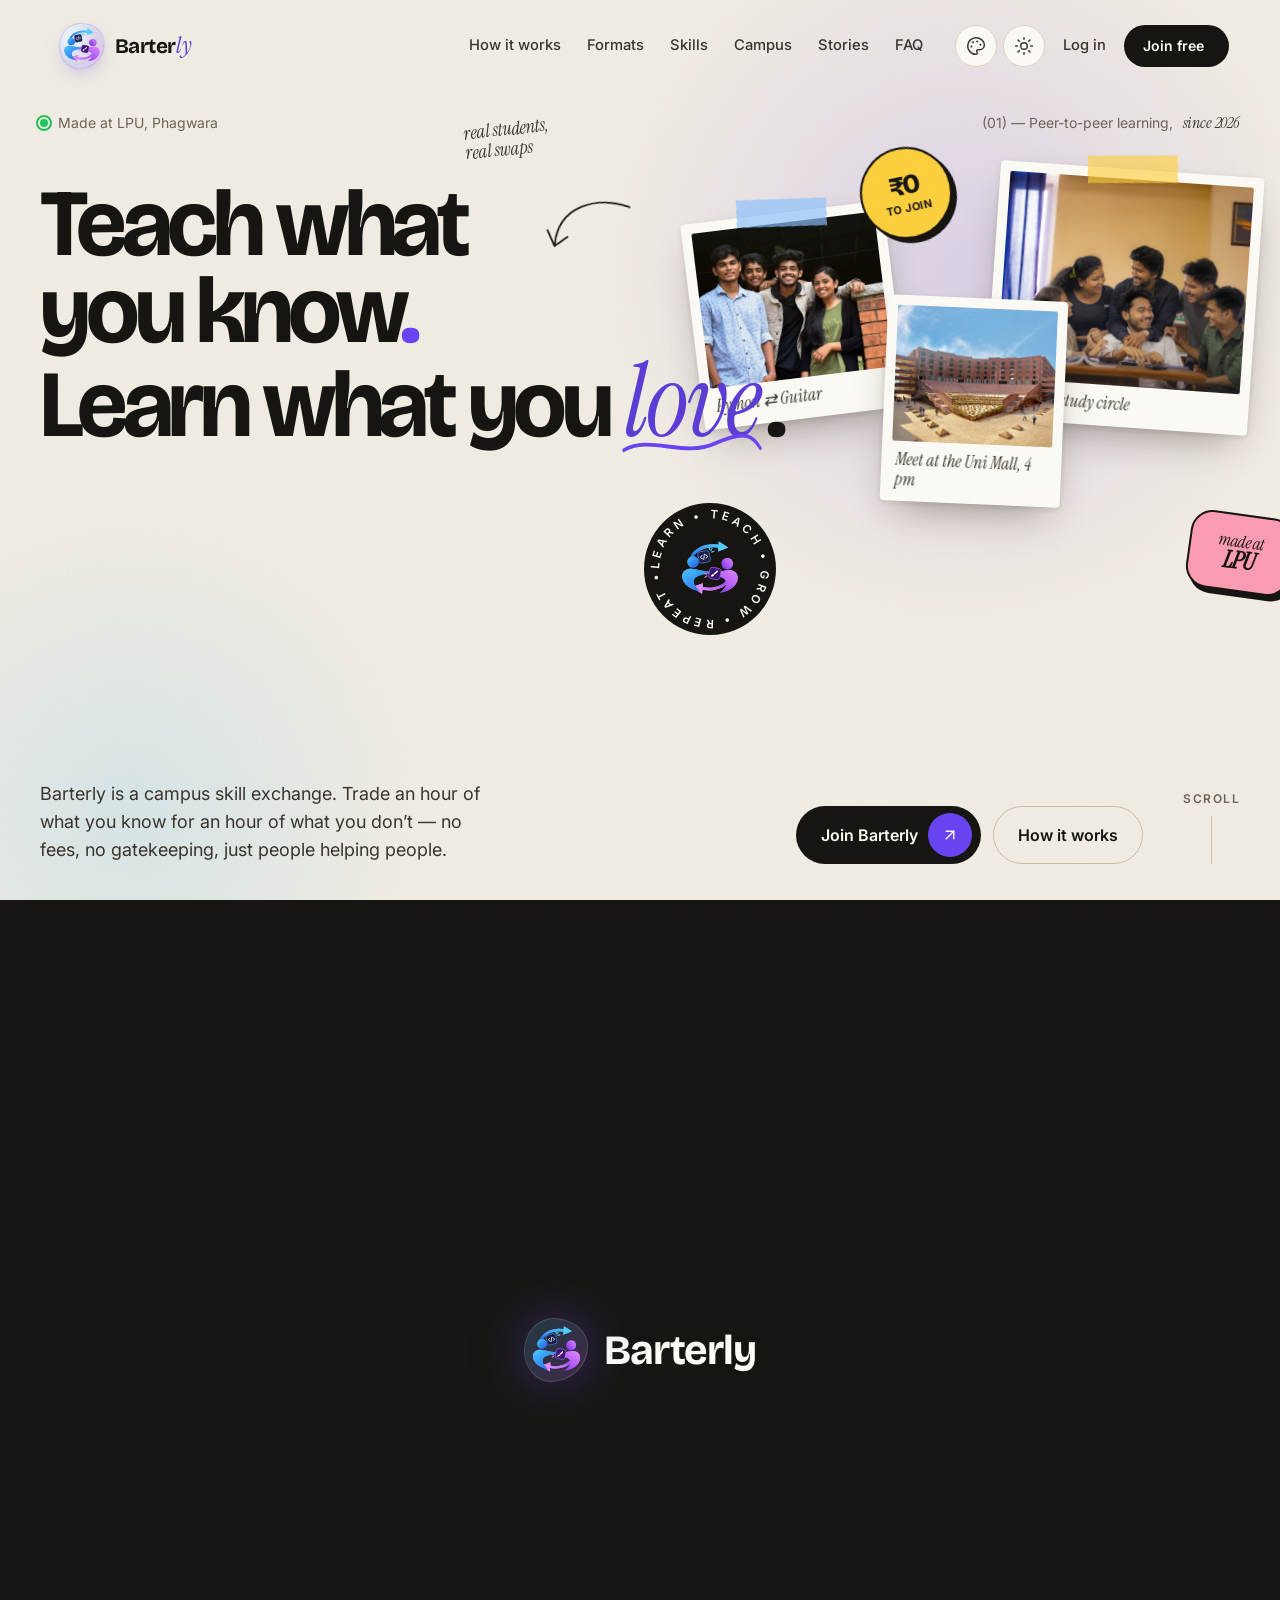
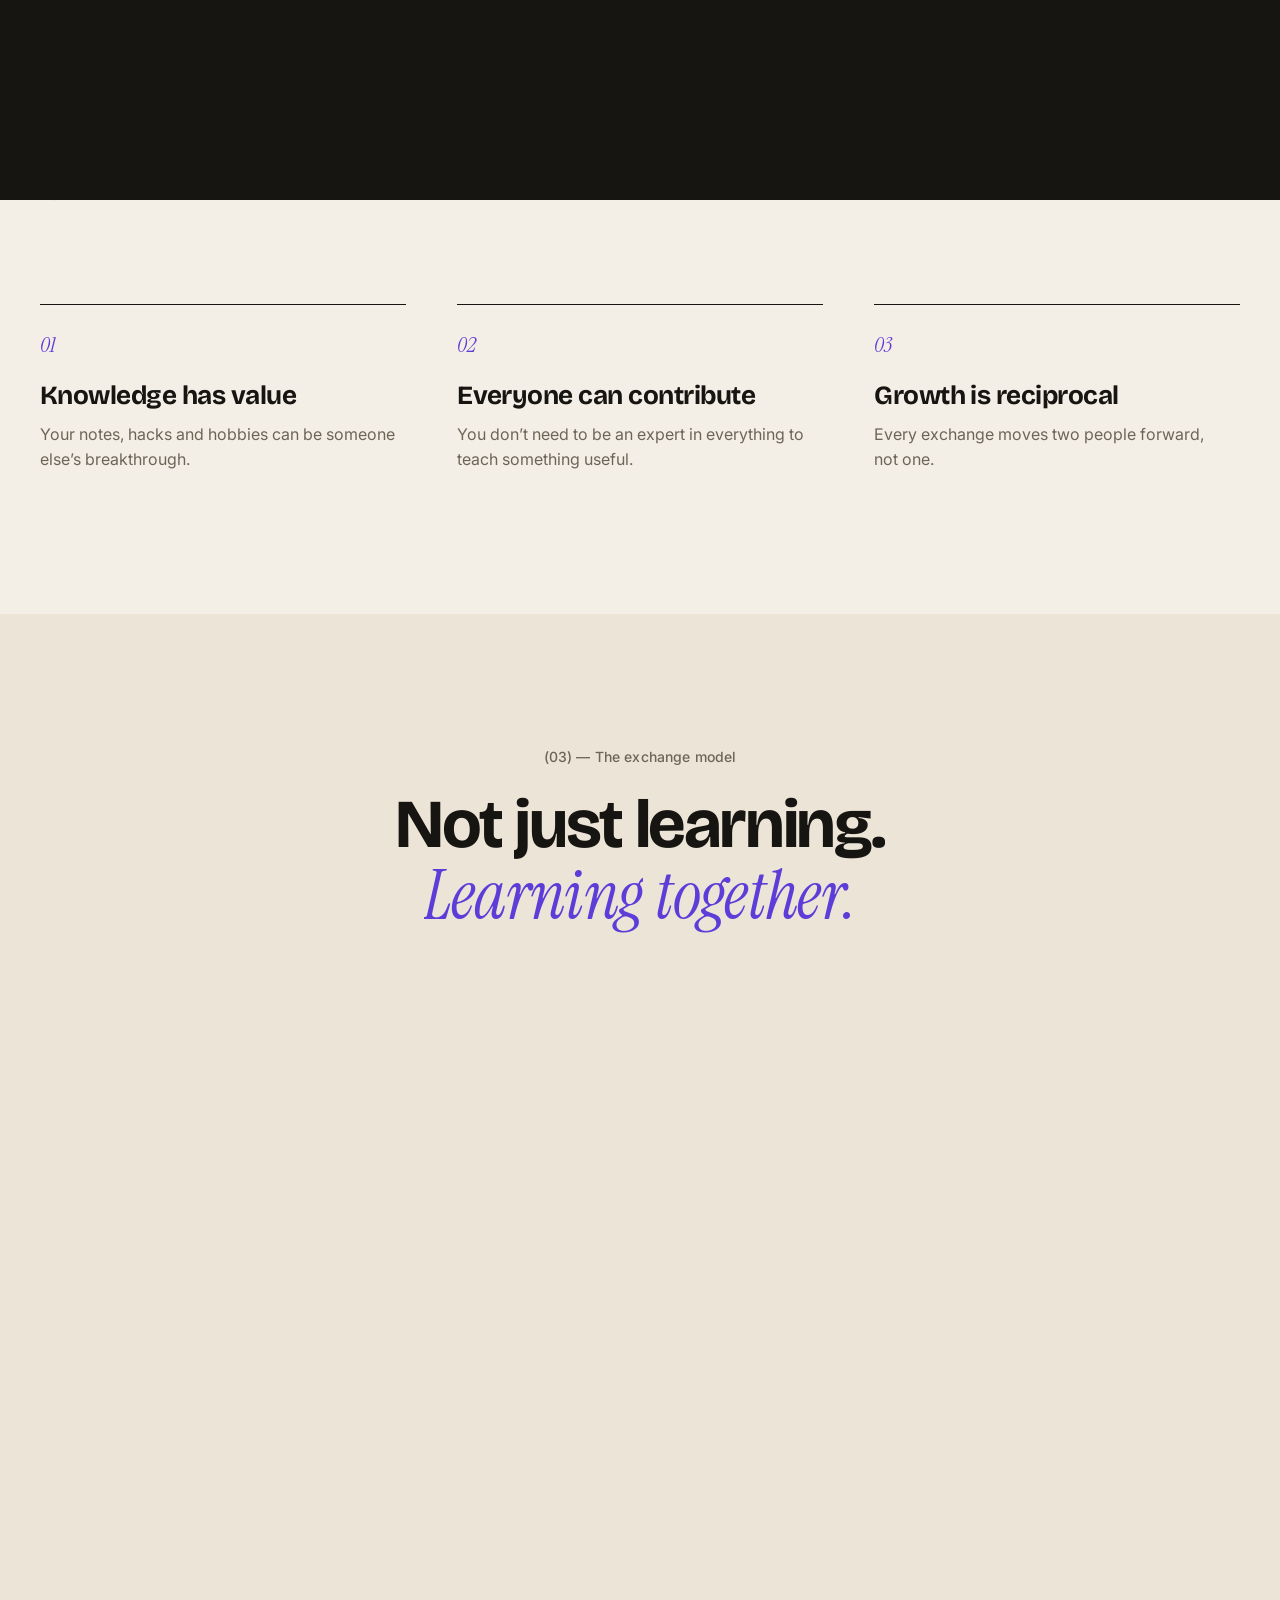
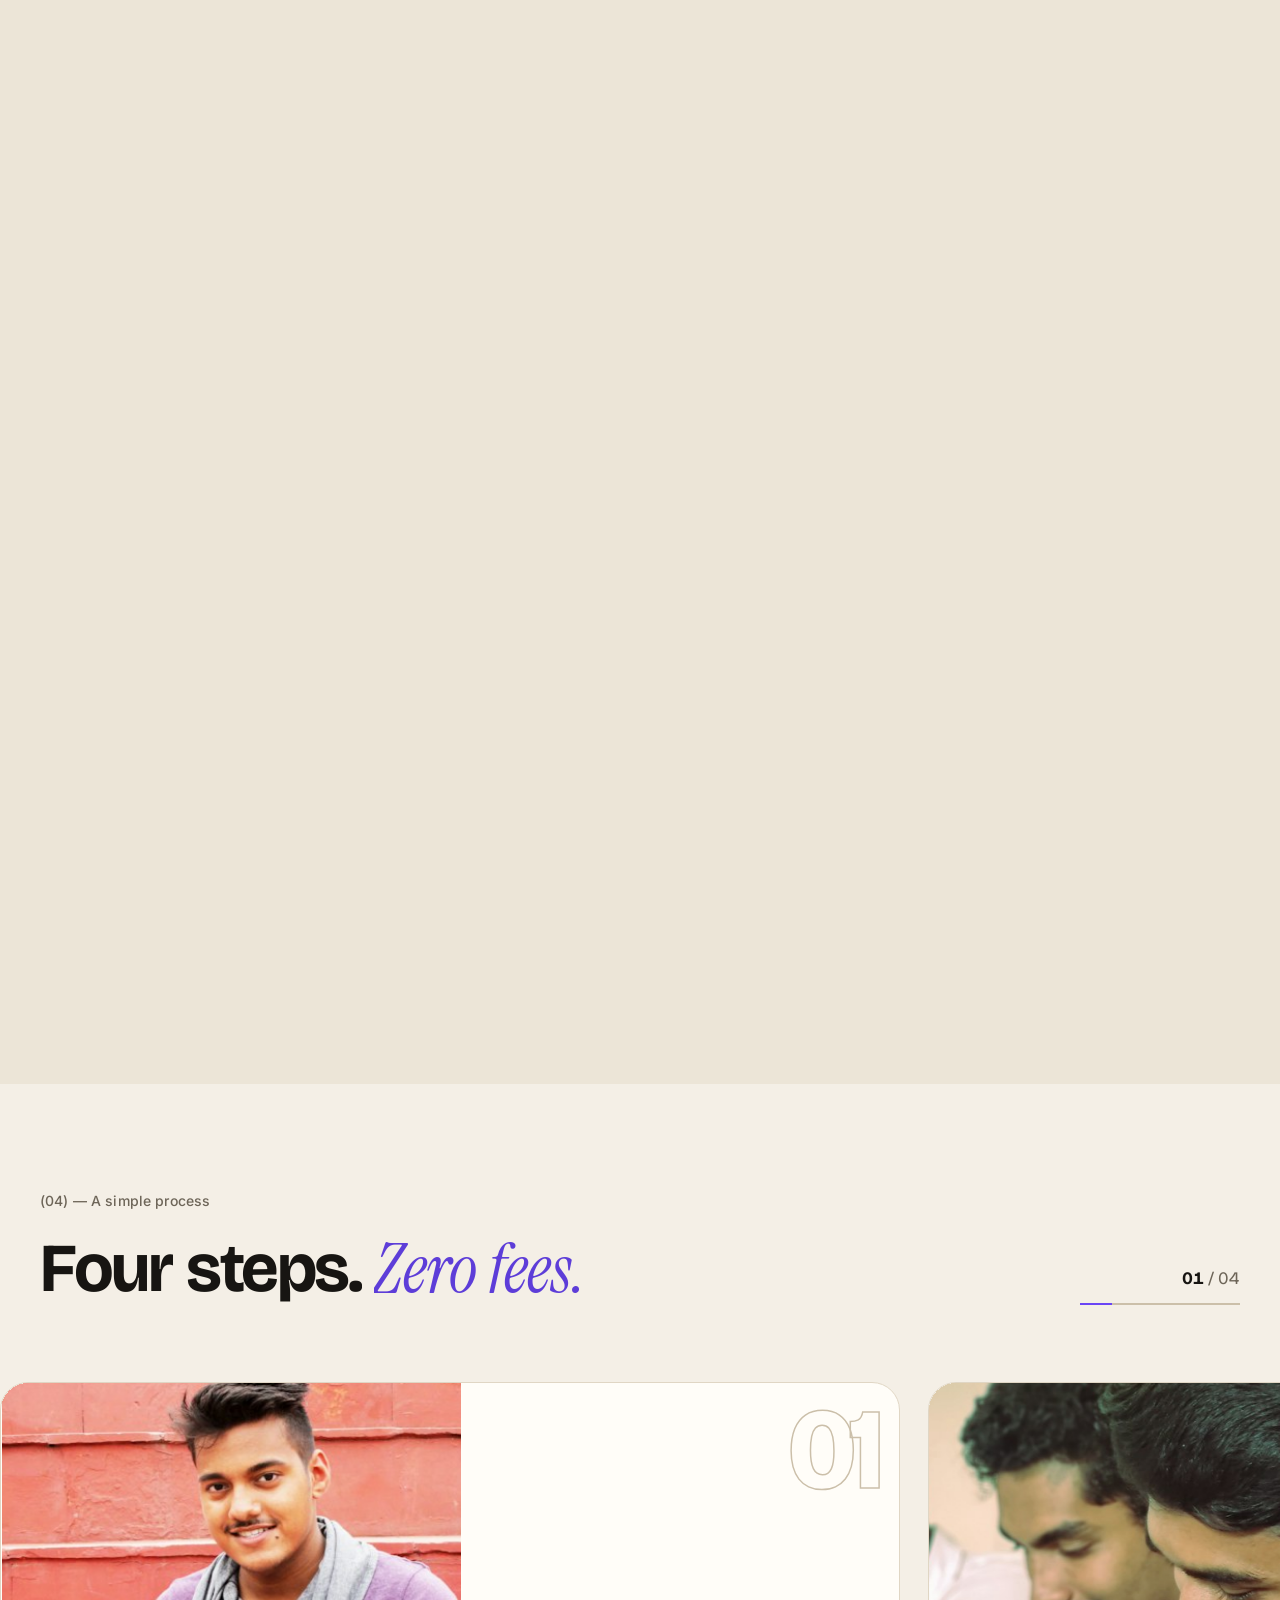
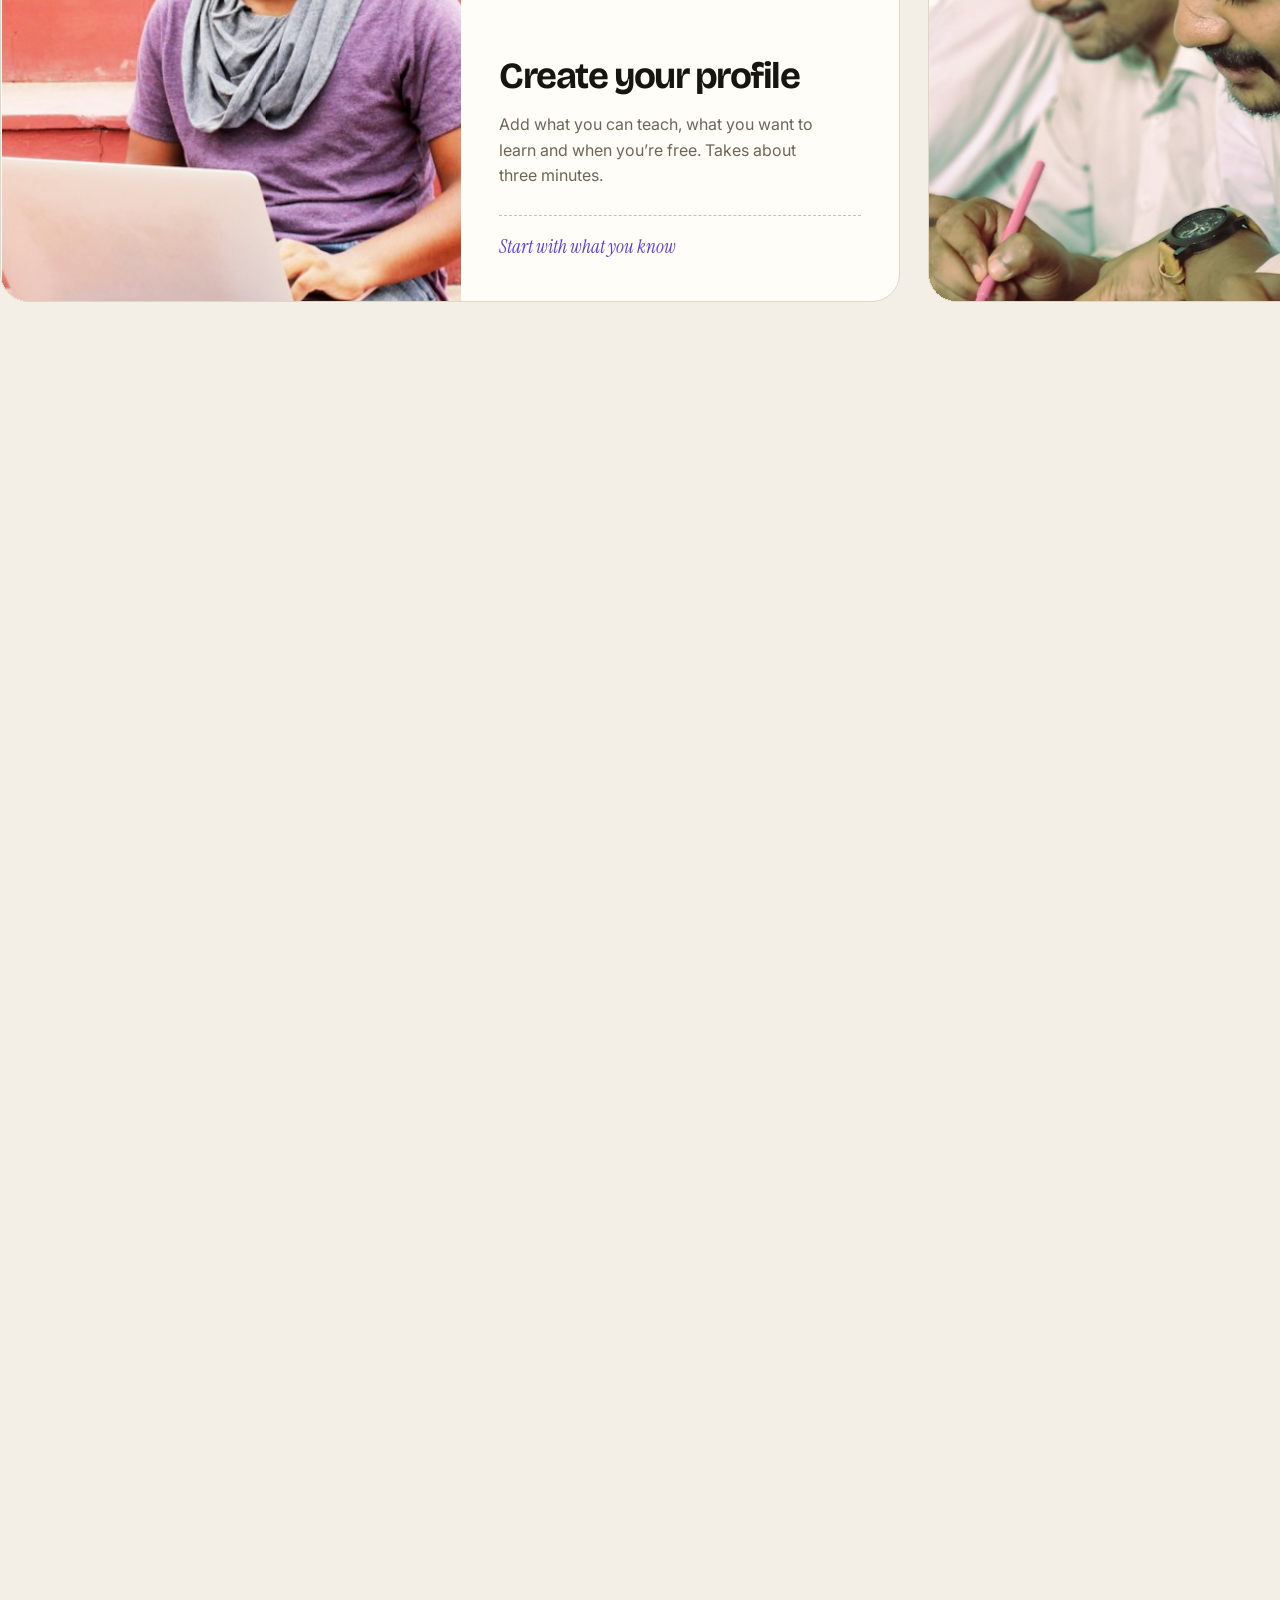
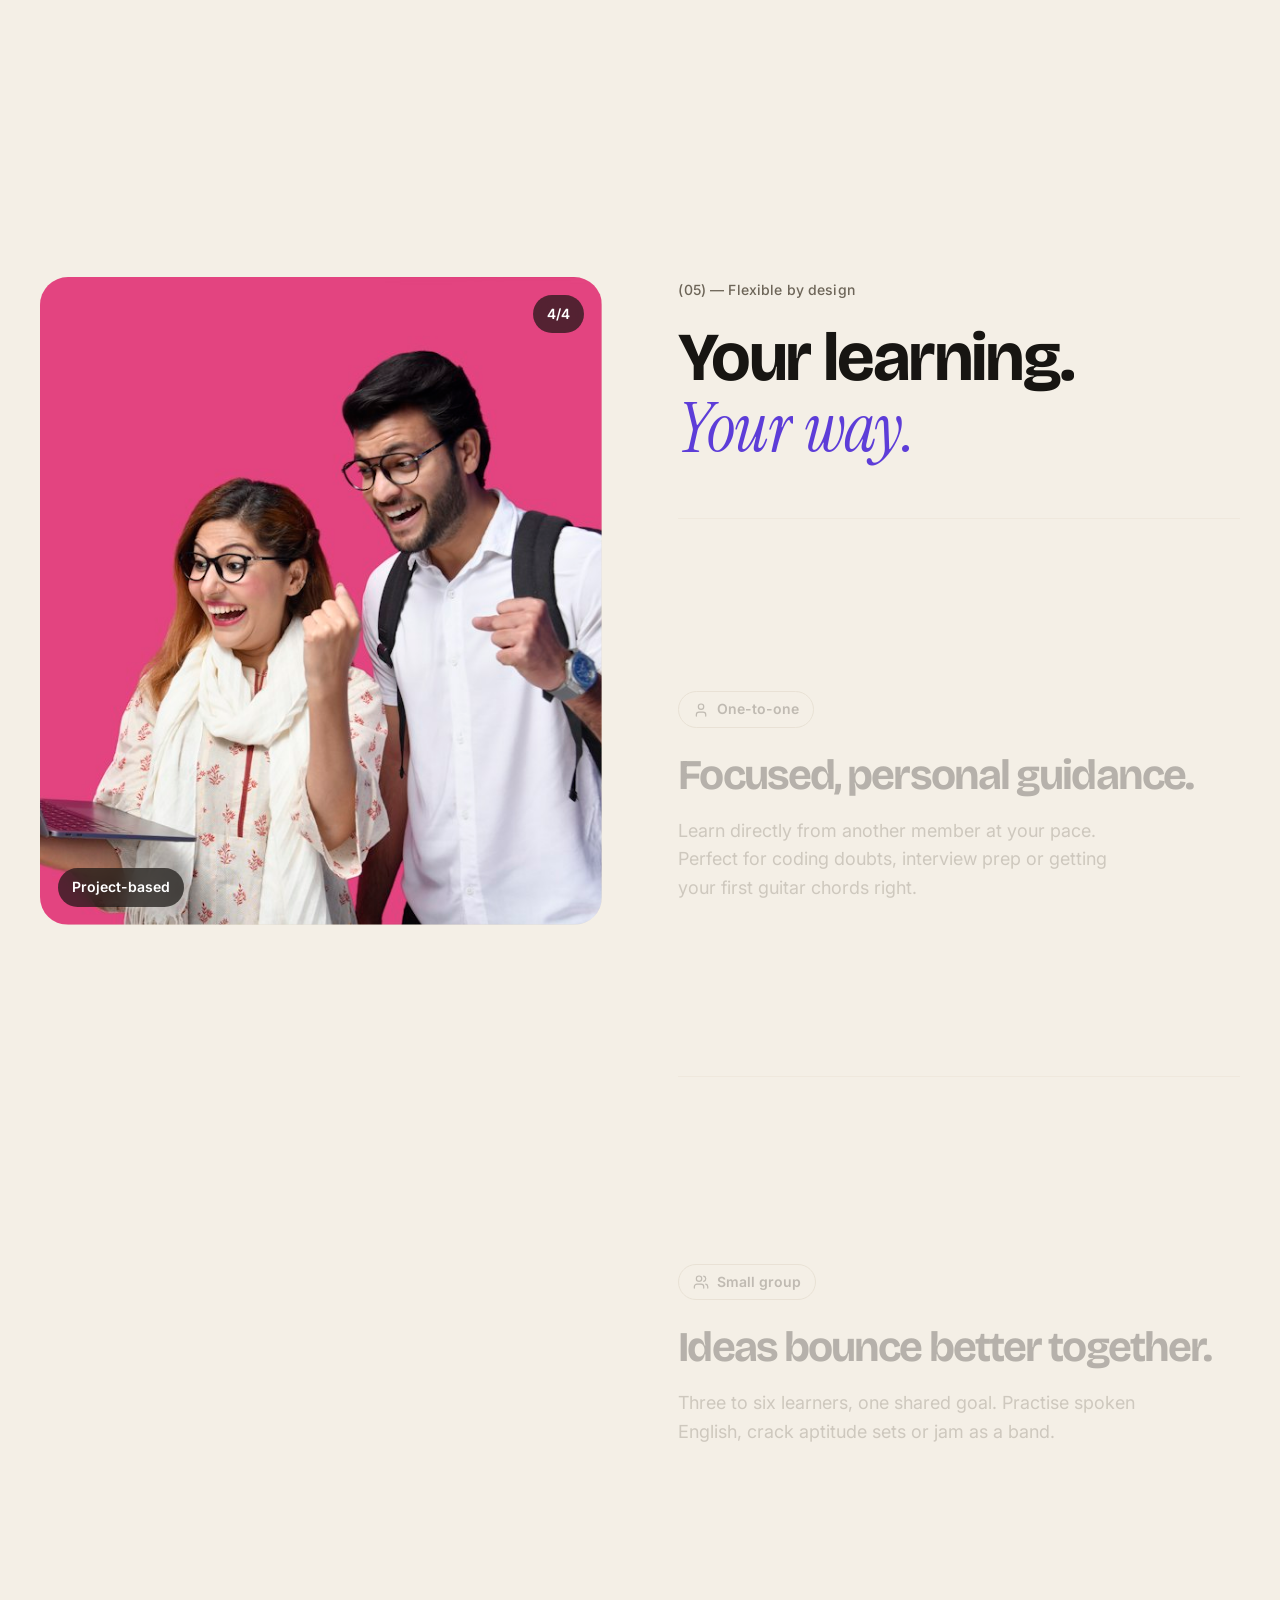
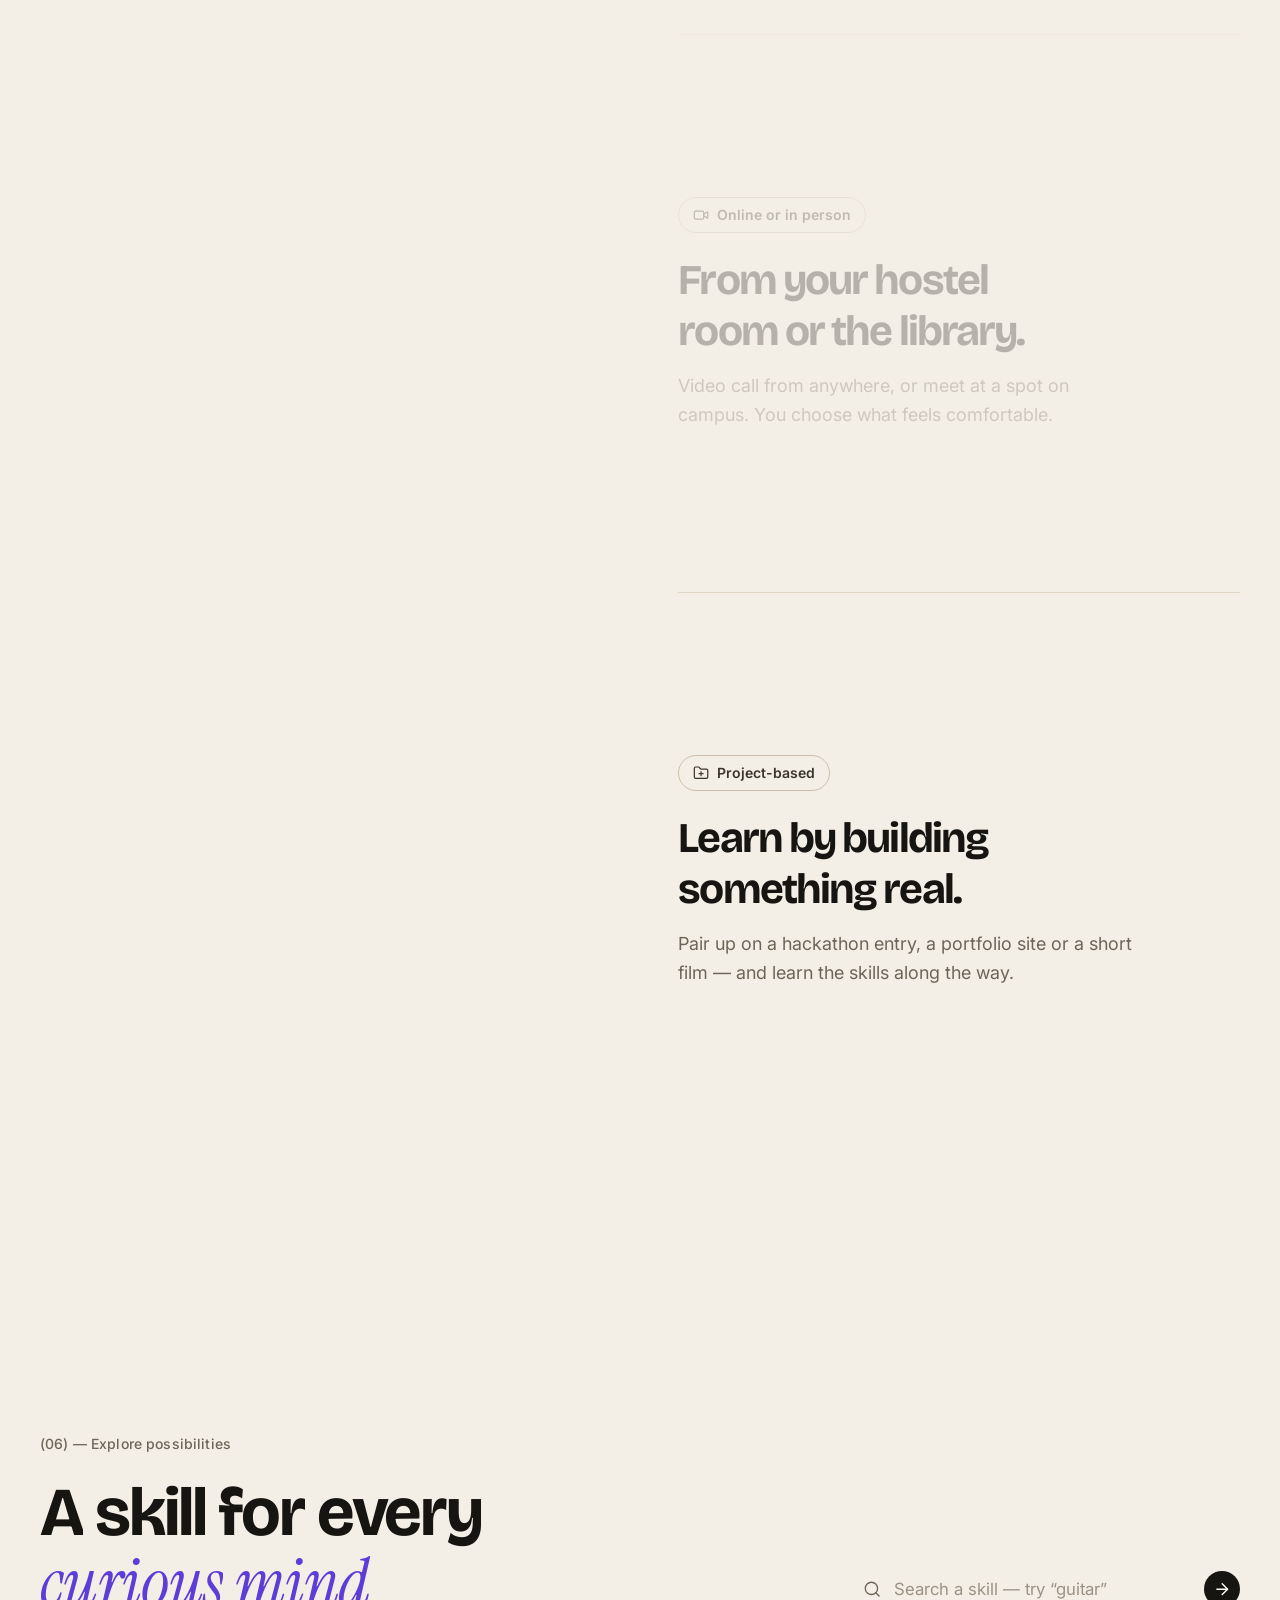
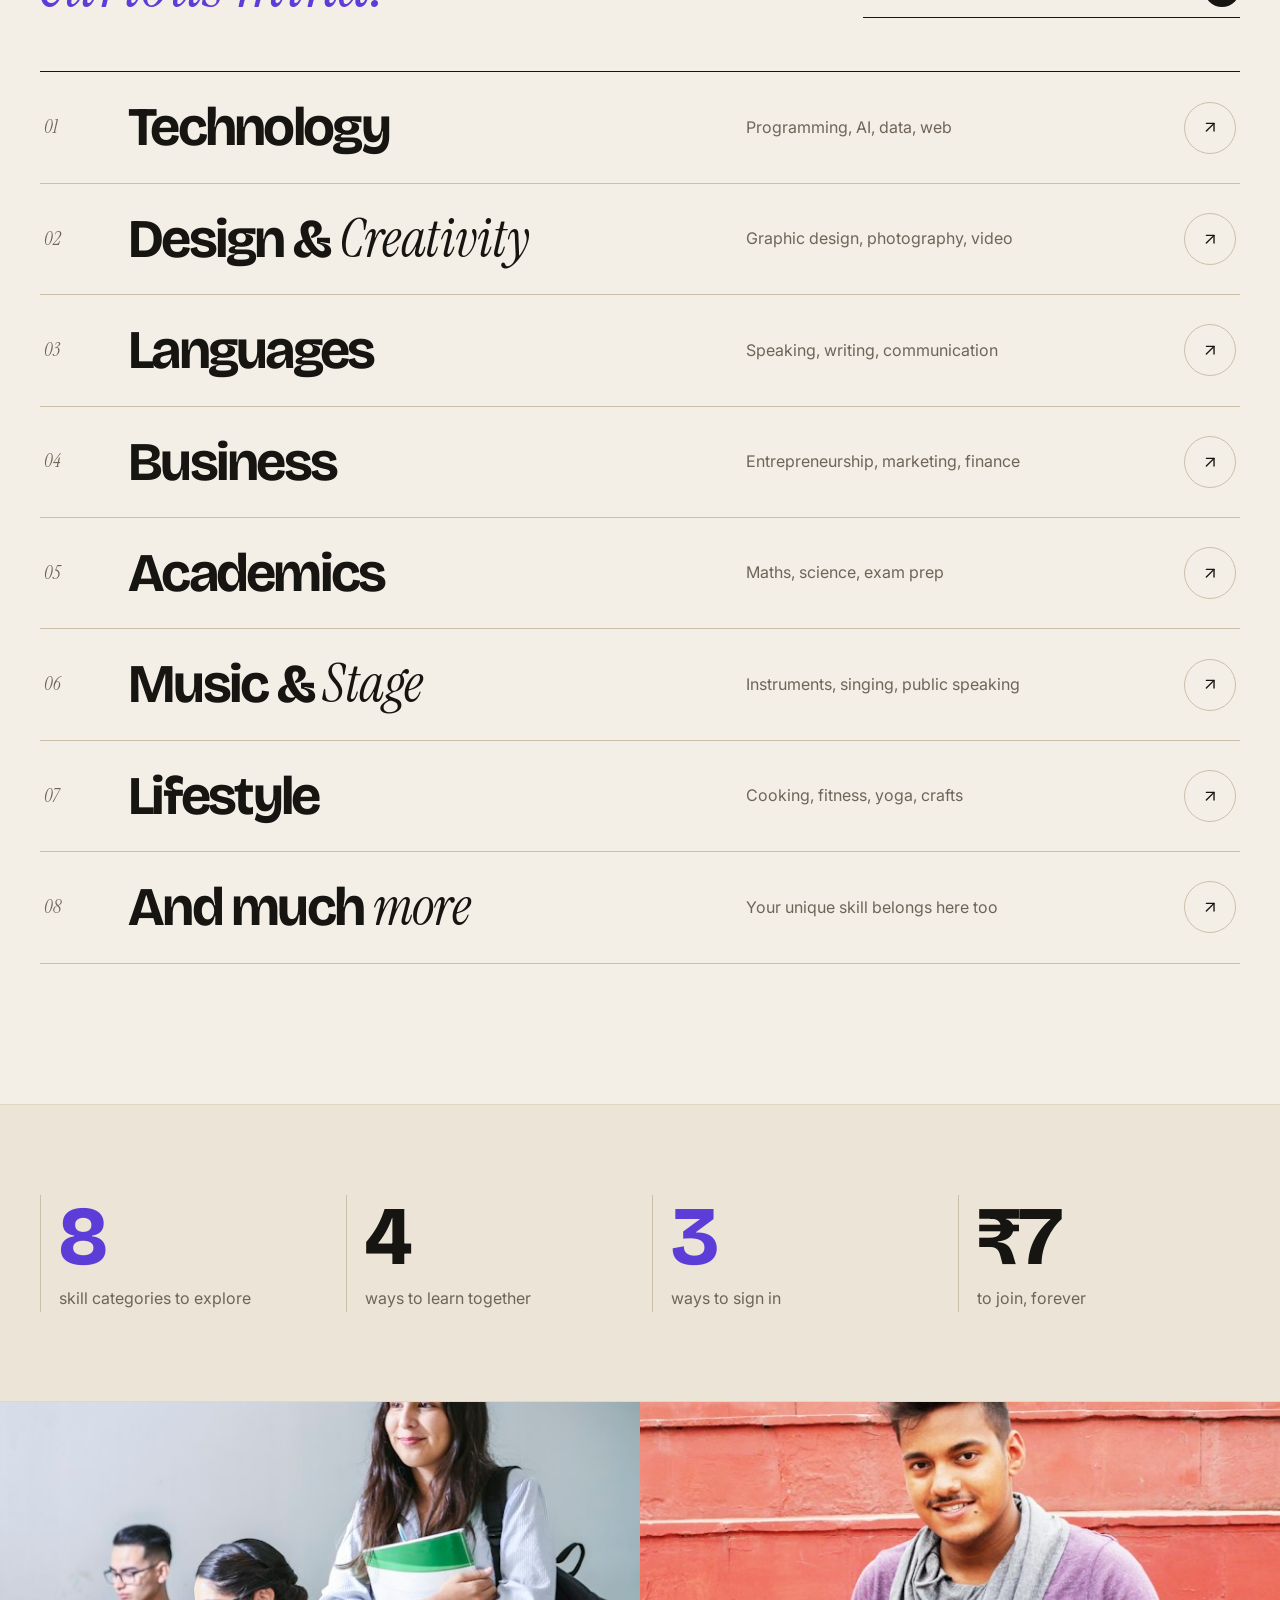
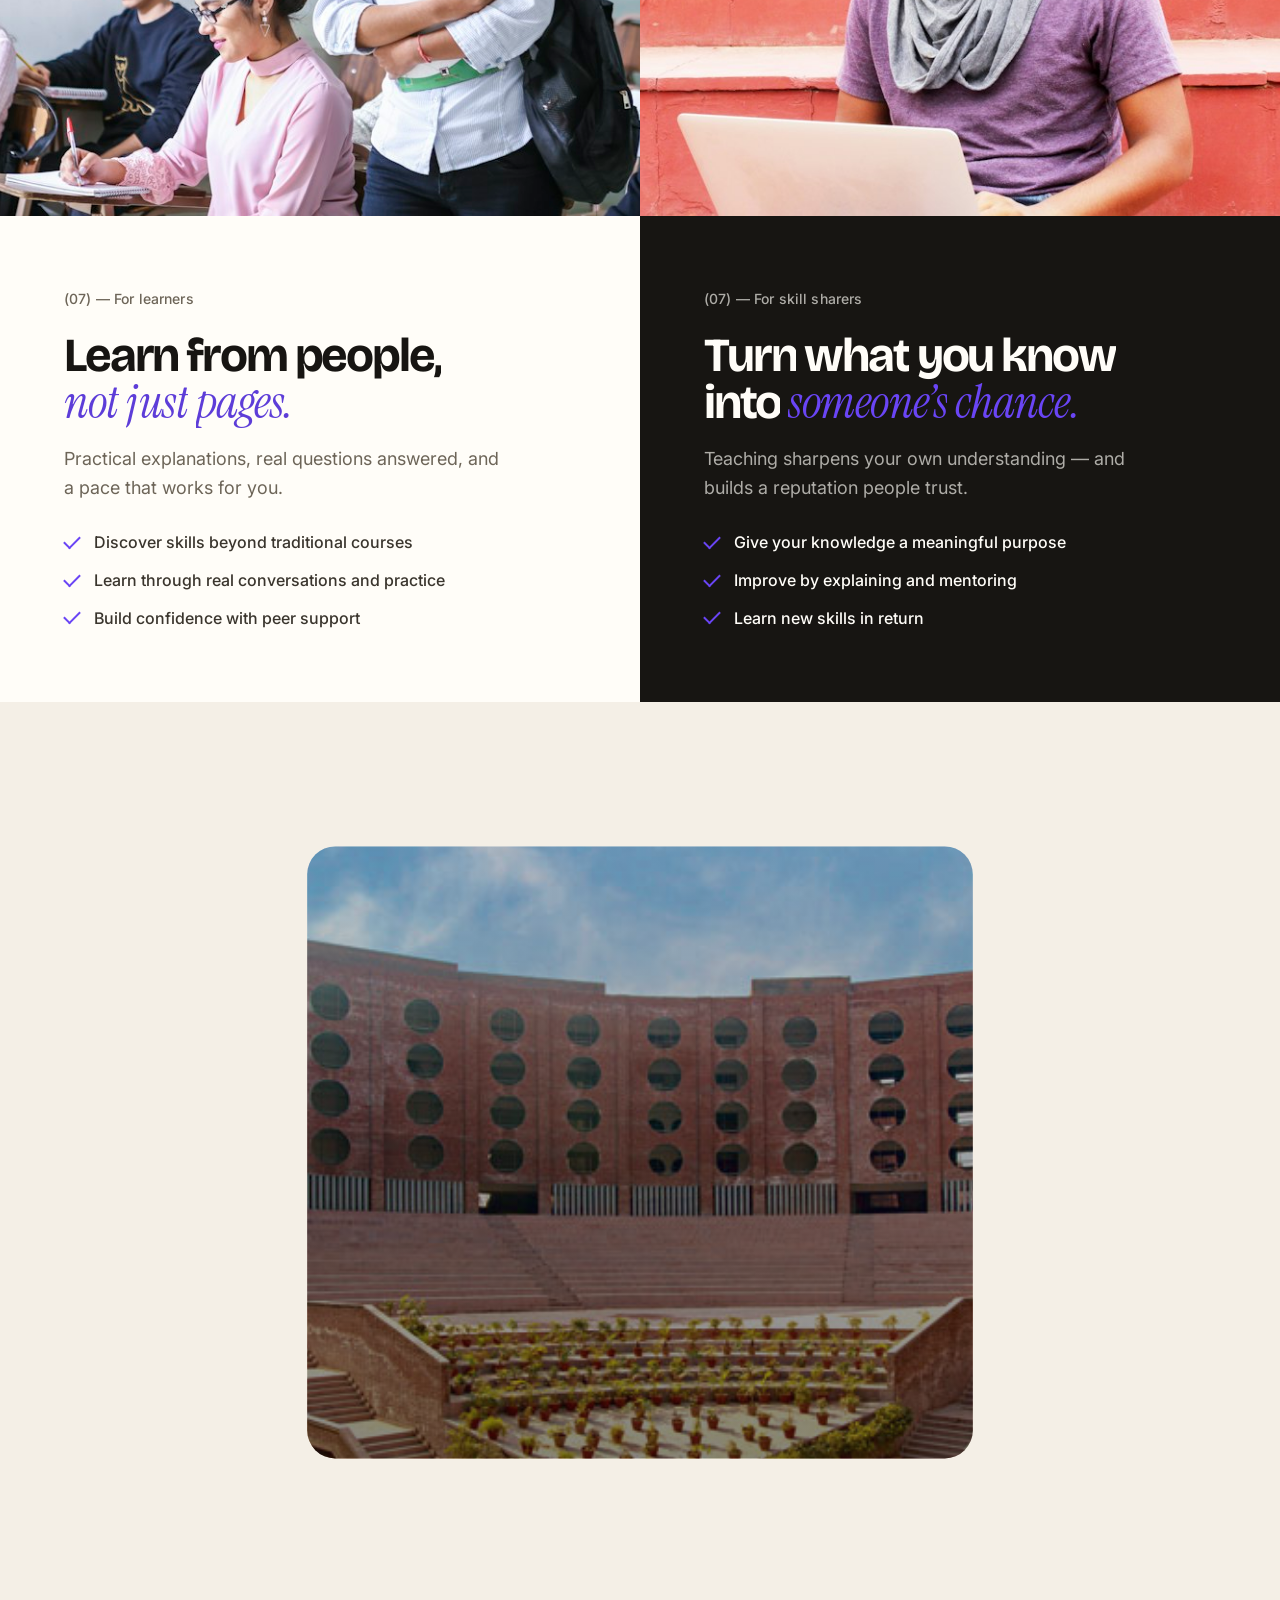
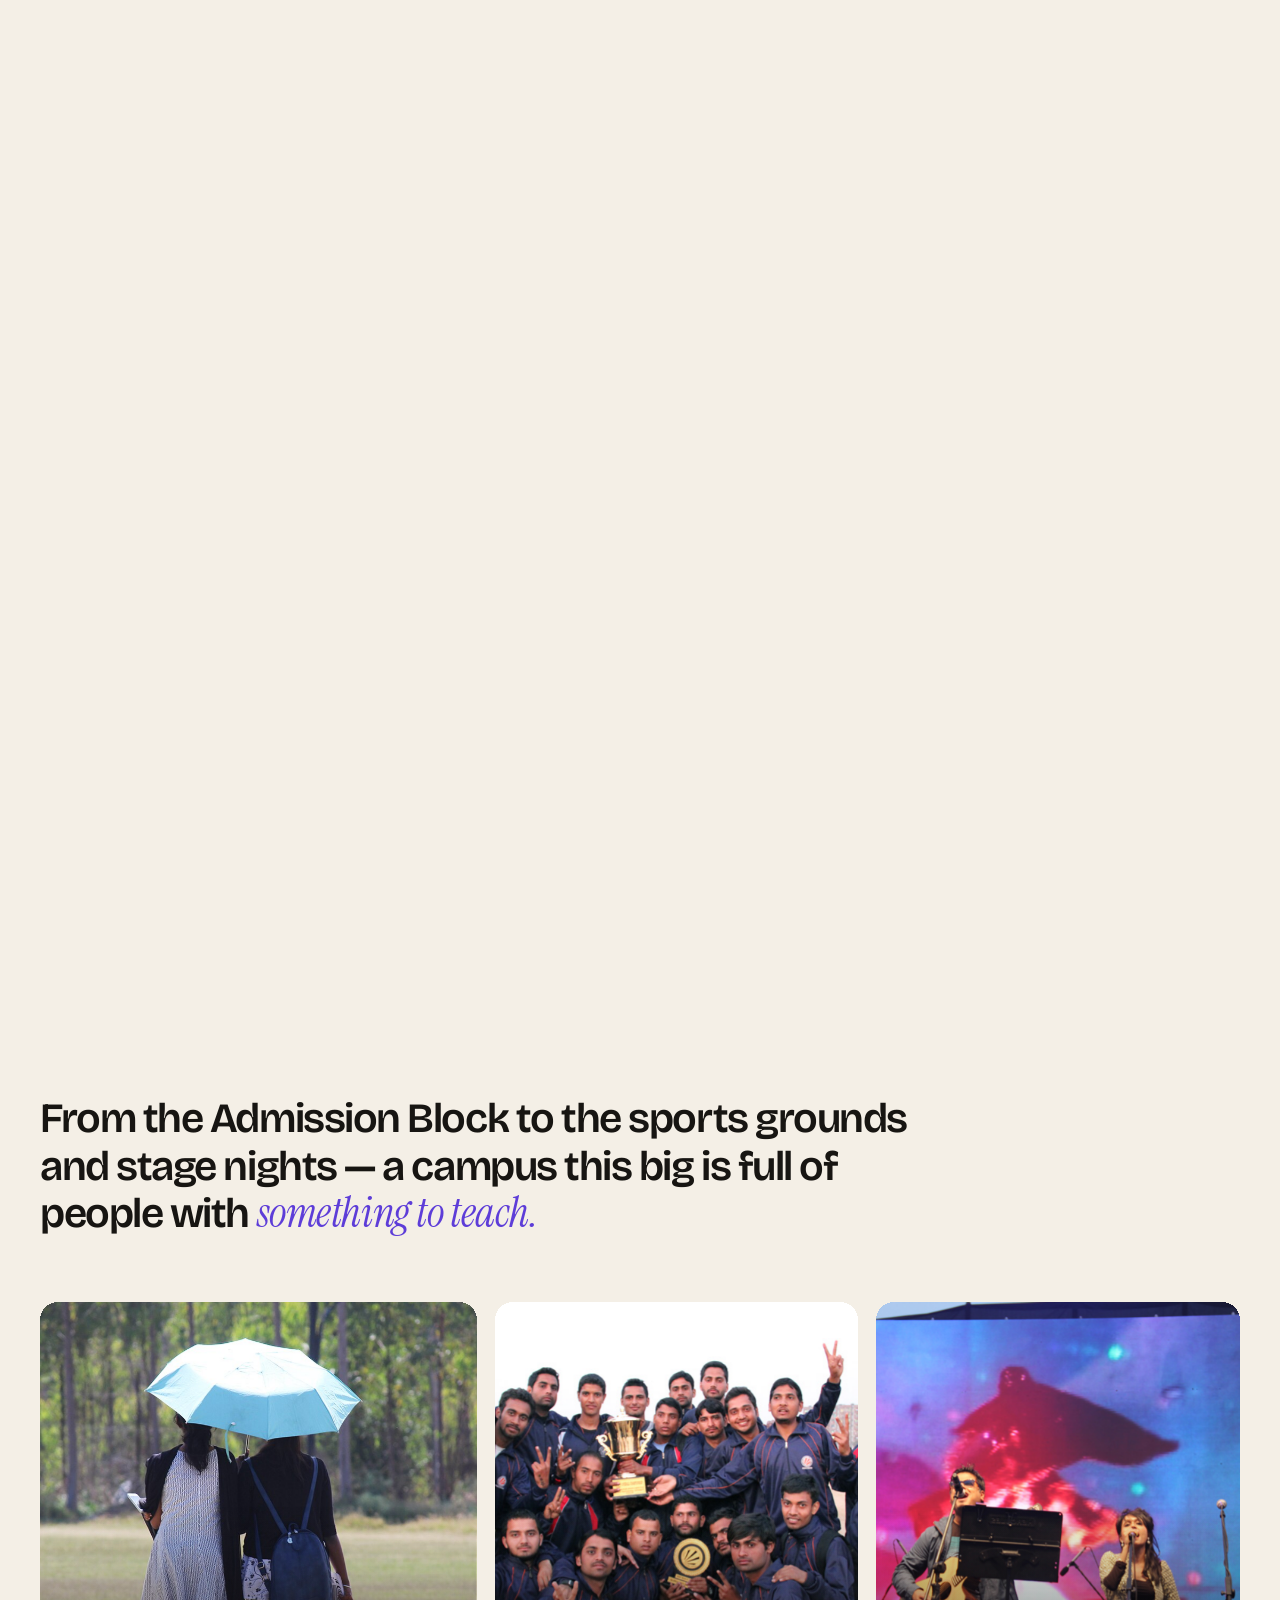
<file: community-skill-exchange/index.html>
<!DOCTYPE html>
<html lang="en">

<head>
    <meta charset="UTF-8">
    <meta name="viewport" content="width=device-width, initial-scale=1.0">
    <meta name="description"
        content="Barterly is a campus skill exchange: teach what you know, learn what you love, and grow together — made at LPU.">
    <meta name="theme-color" content="#f4efe6">
    <title>Barterly — Teach what you know. Learn what you love.</title>

    <!-- Saved theme + accent applied before first paint -->
    <script src="./js/core/theme-init.js"></script>
    <link rel="icon" type="image/svg+xml" href="./assets/brand/barterly-logo.svg">
    <link rel="icon" type="image/png" sizes="32x32" href="./assets/brand/favicon-32.png">
    <link rel="apple-touch-icon" sizes="180x180" href="./assets/brand/apple-touch-icon.png">

    <link rel="preconnect" href="https://fonts.googleapis.com">
    <link rel="preconnect" href="https://fonts.gstatic.com" crossorigin>
    <link rel="stylesheet"
        href="https://fonts.googleapis.com/css2?family=Bricolage+Grotesque:opsz,wght@12..96,400..800&family=Instrument+Serif:ital@0;1&family=Inter:wght@400;500;600;700&display=swap">

    <link rel="stylesheet" href="./css/base.css">
    <link rel="stylesheet" href="./css/components.css">
    <link rel="stylesheet" href="./css/layout.css">
    <link rel="stylesheet" href="./css/motion.css">
    <link rel="stylesheet" href="./css/pages/landing.css">
    <link rel="stylesheet" href="./css/responsive.css">
</head>

<body class="landing" data-smooth>
    <script src="./js/core/icons.js"></script>
    <a class="skip-link" href="#main-content">Skip to content</a>

    <!-- ===== Global motion layers ===== -->
    <div class="grain" aria-hidden="true"></div>
    <div class="scroll-progress" data-scroll-progress aria-hidden="true"><span></span></div>

    <div class="preloader" data-preloader aria-hidden="true">
        <div class="preloader-inner">
            <span class="preloader-mark"><img src="./assets/brand/barterly-logo.svg" alt="" width="72" height="72"></span>
            <div class="preloader-word"><span>Barter</span><em class="serif">ly</em></div>
            <div class="preloader-count"><span data-preloader-count>0</span><small>%</small></div>
        </div>
        <div class="preloader-bar"><span data-preloader-bar></span></div>
    </div>

    <div class="curtain" data-curtain aria-hidden="true">
        <div class="curtain-inner">
            <span class="preloader-mark"><img src="./assets/brand/barterly-logo.svg" alt="" width="72" height="72"></span>
            <span class="curtain-label" data-curtain-label>Barterly</span>
        </div>
    </div>

    <div class="cursor" data-cursor-root aria-hidden="true">
        <span class="cursor-dot"></span>
        <span class="cursor-ring"><span class="cursor-label"></span></span>
    </div>

    <!-- ================= Header ================= -->
    <header class="site-header" data-header>
        <div class="header-inner">
            <a class="brand" href="./index.html" aria-label="Barterly home">
                <span class="brand-mark" aria-hidden="true"><img src="./assets/brand/barterly-logo.svg" alt="" width="40" height="40"></span>
                <span class="brand-name">Barter<em class="serif">ly</em></span>
            </a>

            <nav class="primary-nav" id="primary-nav" aria-label="Primary">
                <ul class="nav-list" data-nav-list>
                    <li><a class="nav-link" href="#how-it-works"><span class="nav-num">01</span>How it works</a></li>
                    <li><a class="nav-link" href="#exchange-formats"><span class="nav-num">02</span>Formats</a></li>
                    <li><a class="nav-link" href="#skill-categories"><span class="nav-num">03</span>Skills</a></li>
                    <li><a class="nav-link" href="#campus"><span class="nav-num">04</span>Campus</a></li>
                    <li><a class="nav-link" href="#stories"><span class="nav-num">05</span>Stories</a></li>
                    <li><a class="nav-link" href="#faq"><span class="nav-num">06</span>FAQ</a></li>
                    <li class="nav-indicator" aria-hidden="true" data-nav-indicator></li>
                </ul>
                <div class="nav-mobile-footer" data-auth="guest">
                    <a class="btn btn-line" href="./signin.html">Log in</a>
                    <a class="btn btn-ink" href="./signup.html">Join free</a>
                </div>
                <p class="nav-mobile-note">Made at LPU, Phagwara · <span class="serif">2026</span></p>
            </nav>

            <div class="header-actions">
                <div class="theme-picker" data-theme-picker>
                    <button class="icon-button" type="button" aria-label="Appearance settings" aria-haspopup="true"
                        aria-expanded="false" aria-controls="theme-popover" data-theme-picker-button>
                        <svg class="icon" aria-hidden="true"><use href="#i-palette"></use></svg>
                    </button>
                    <div class="theme-popover" id="theme-popover" role="dialog" aria-label="Appearance">
                        <div class="theme-popover-group">
                            <span class="theme-popover-label" id="theme-mode-label">Theme</span>
                            <div class="segmented" role="group" aria-labelledby="theme-mode-label">
                                <button type="button" data-theme-option="light" aria-pressed="false"><svg class="icon" aria-hidden="true"><use href="#i-sun"></use></svg>Light</button>
                                <button type="button" data-theme-option="dark" aria-pressed="false"><svg class="icon" aria-hidden="true"><use href="#i-moon"></use></svg>Dark</button>
                                <button type="button" data-theme-option="system" aria-pressed="false"><svg class="icon" aria-hidden="true"><use href="#i-monitor"></use></svg>System</button>
                            </div>
                        </div>
                        <div class="theme-popover-group">
                            <span class="theme-popover-label" id="accent-label">Accent colour</span>
                            <div class="swatches" role="group" aria-labelledby="accent-label">
                                <button class="swatch swatch-brand" type="button" style="--swatch:#6a45f5" data-accent-option="barterly" aria-label="Barterly (logo colours)" aria-pressed="false"></button>
                                <button class="swatch" type="button" style="--swatch:#e4572e" data-accent-option="saffron" aria-label="Saffron" aria-pressed="false"></button>
                                <button class="swatch" type="button" style="--swatch:#4f46e5" data-accent-option="indigo" aria-label="Indigo" aria-pressed="false"></button>
                                <button class="swatch" type="button" style="--swatch:#0b7bc4" data-accent-option="ocean" aria-label="Ocean" aria-pressed="false"></button>
                                <button class="swatch" type="button" style="--swatch:#11875d" data-accent-option="emerald" aria-label="Emerald" aria-pressed="false"></button>
                                <button class="swatch" type="button" style="--swatch:#7445e0" data-accent-option="violet" aria-label="Violet" aria-pressed="false"></button>
                                <button class="swatch" type="button" style="--swatch:#d6336c" data-accent-option="rose" aria-label="Rose" aria-pressed="false"></button>
                                <button class="swatch" type="button" style="--swatch:#c98a00" data-accent-option="amber" aria-label="Amber" aria-pressed="false"></button>
                            </div>
                        </div>
                    </div>
                </div>

                <button class="icon-button theme-toggle" type="button" data-theme-toggle aria-label="Switch to dark theme">
                    <svg class="icon icon-sun" aria-hidden="true"><use href="#i-sun"></use></svg>
                    <svg class="icon icon-moon" aria-hidden="true"><use href="#i-moon"></use></svg>
                </button>

                <a class="header-login" href="./signin.html" data-auth="guest">Log in</a>
                <a class="btn btn-ink btn-sm header-join" href="./signup.html" data-auth="guest" data-magnetic="0.25">
                    <span class="btn-roll" data-text="Join free">Join free</span>
                </a>

                <div class="user-menu" data-user-menu data-auth="user" hidden>
                    <button class="user-menu-button" type="button" aria-haspopup="true" aria-expanded="false" data-user-menu-button>
                        <span class="user-avatar" data-user-avatar></span>
                        <span class="user-menu-name" data-user-first></span>
                        <svg class="icon" aria-hidden="true"><use href="#i-chevron-down"></use></svg>
                    </button>
                    <div class="user-menu-panel">
                        <div class="user-menu-head">
                            <span class="user-avatar user-avatar-lg" data-user-avatar></span>
                            <div><strong data-user-name></strong><span data-user-sub></span></div>
                        </div>
                        <a class="user-menu-item" href="./dashboard.html"><svg class="icon" aria-hidden="true"><use href="#i-dashboard"></use></svg> Dashboard</a>
                        <button class="user-menu-item" type="button" data-sign-out><svg class="icon" aria-hidden="true"><use href="#i-log-out"></use></svg> Sign out</button>
                    </div>
                </div>

                <button class="burger" type="button" aria-controls="primary-nav" aria-expanded="false" aria-label="Open menu" data-nav-toggle>
                    <span></span><span></span>
                </button>
            </div>
        </div>
    </header>

    <main id="main-content">

        <!-- ================= 01 · Hero (layered parallax) ================= -->
        <section class="hero" id="home" aria-labelledby="hero-title" data-hero>
            <div class="hero-spot" aria-hidden="true" data-spotlight></div>

            <div class="container hero-meta-row" data-hero-fade>
                <span class="hero-meta"><span class="live-dot" aria-hidden="true"></span>Made at LPU, Phagwara</span>
                <span class="hero-meta">(01) — Peer-to-peer learning, <em class="serif">since 2026</em></span>
            </div>

            <div class="container hero-stage">
                <h1 class="hero-title" id="hero-title">
                    <span class="line"><span class="line-i">Teach what</span></span>
                    <span class="line"><span class="line-i">you know<span class="accent-dot">.</span></span></span>
                    <span class="line"><span class="line-i">Learn what you
                            <em class="serif hero-love">love<svg class="scribble" viewBox="0 0 220 34" preserveAspectRatio="none" aria-hidden="true"><path pathLength="1" d="M4 22 C 46 6, 96 30, 146 15 S 204 8, 216 20"/></svg></em>.</span></span>
                </h1>

                <div class="hero-collage" data-collage>
                    <figure class="polaroid polaroid-1" data-depth="0.5" data-speed="-12">
                        <span class="tape" aria-hidden="true"></span>
                        <img src="./assets/images/hero-main.jpg" width="1100" height="900" fetchpriority="high"
                            alt="A group of college students laughing together around a study table">
                        <figcaption>Saturday study circle</figcaption>
                    </figure>
                    <figure class="polaroid polaroid-2" data-depth="1.1" data-speed="-28">
                        <span class="tape tape-blue" aria-hidden="true"></span>
                        <img src="./assets/images/hero-secondary.jpg" width="600" height="460"
                            alt="Four college friends smiling together beside a brick wall">
                        <figcaption>Python ⇄ Guitar</figcaption>
                    </figure>
                    <figure class="polaroid polaroid-3" data-depth="0.8" data-speed="-20">
                        <img src="./assets/images/lpu-admission-block.jpg" width="980" height="654"
                            alt="The red-brick Admission Block at Lovely Professional University">
                        <figcaption>Meet at the Uni Mall, 4 pm</figcaption>
                    </figure>

                    <div class="sticker sticker-yellow" data-depth="1.6" aria-hidden="true">₹0<small>to join</small></div>
                    <div class="sticker sticker-pink" data-depth="2" aria-hidden="true">made at<strong>LPU</strong></div>

                    <div class="rotate-badge" data-depth="1.3" data-rotate aria-hidden="true">
                        <svg viewBox="0 0 120 120">
                            <defs><path id="badge-circle" d="M60,60 m-46,0 a46,46 0 1,1 92,0 a46,46 0 1,1 -92,0"/></defs>
                            <text><textPath href="#badge-circle" textLength="286" lengthAdjust="spacing">LEARN • TEACH • GROW • REPEAT •</textPath></text>
                        </svg>
                        <span class="rotate-badge-mark"><img src="./assets/brand/barterly-logo.svg" alt="" width="64" height="64"></span>
                    </div>

                    <svg class="doodle doodle-arrow" viewBox="0 0 120 90" aria-hidden="true">
                        <path pathLength="1" d="M8 12 C 50 4, 96 26, 92 74"/>
                        <path pathLength="1" d="M78 62 L 92 76 L 104 58"/>
                    </svg>
                    <span class="doodle-note" aria-hidden="true">real students,<br>real swaps</span>
                </div>
            </div>

            <div class="container hero-bottom">
                <p class="hero-lede" data-hero-fade>
                    Barterly is a campus skill exchange. Trade an hour of what you know for an hour of what you
                    don’t — no fees, no gatekeeping, just people helping people.
                </p>
                <div class="hero-cta" data-hero-fade>
                    <a class="btn btn-ink btn-lg" href="./signup.html" data-magnetic="0.3" data-auth="guest">
                        <span class="btn-roll" data-text="Join Barterly">Join Barterly</span>
                        <span class="btn-arrow"><svg class="icon" aria-hidden="true"><use href="#i-arrow-up-right"></use></svg></span>
                    </a>
                    <a class="btn btn-ink btn-lg" href="./dashboard.html" data-magnetic="0.3" data-auth="user" hidden>
                        <span class="btn-roll" data-text="Open dashboard">Open dashboard</span>
                        <span class="btn-arrow"><svg class="icon" aria-hidden="true"><use href="#i-dashboard"></use></svg></span>
                    </a>
                    <a class="btn btn-line btn-lg" href="#how-it-works">
                        <span class="btn-roll" data-text="How it works">How it works</span>
                    </a>
                </div>
                <a class="scroll-cue" href="#why-exchange" data-hero-fade><span>Scroll</span><i aria-hidden="true"></i></a>
            </div>
        </section>

        <!-- ================= Big marquee (velocity reactive) ================= -->
        <section class="big-marquee" aria-label="Skills students swap on Barterly">
            <div class="bm-row" data-marquee="1">
                <div class="bm-track">
                    <span>Python</span><i>✺</i><span class="serif">Guitar</span><i>✺</i><span>Spoken English</span><i>✺</i>
                    <span class="serif">UI/UX</span><i>✺</i><span>Bhangra</span><i>✺</i><span class="serif">Excel</span><i>✺</i>
                    <span>Photography</span><i>✺</i><span class="serif">Chess</span><i>✺</i>
                </div>
            </div>
            <div class="bm-row bm-row-chips" data-marquee="-1" aria-hidden="true">
                <div class="bm-track">
                    <span class="bm-chip"><img src="./assets/avatars/ravi.jpg" alt="">Ravi teaches DSA</span>
                    <span class="bm-chip"><img src="./assets/avatars/ananya.jpg" alt="">Ananya teaches Figma</span>
                    <span class="bm-chip"><img src="./assets/avatars/kabir.jpg" alt="">Kabir wants Guitar</span>
                    <span class="bm-chip"><img src="./assets/avatars/meera.jpg" alt="">Meera teaches Cooking</span>
                    <span class="bm-chip"><img src="./assets/avatars/ishaan.jpg" alt="">Ishaan wants Public speaking</span>
                    <span class="bm-chip"><img src="./assets/avatars/diya.jpg" alt="">Diya teaches French</span>
                    <span class="bm-chip"><img src="./assets/avatars/simran.jpg" alt="">Simran teaches Photography</span>
                </div>
            </div>
        </section>

        <!-- ================= 02 · Manifesto (word-by-word scroll text) ================= -->
        <section class="manifesto section" id="why-exchange" aria-labelledby="manifesto-title">
            <div class="container">
                <p class="section-index">(02) — The idea</p>
                <h2 class="sr-only" id="manifesto-title">The idea behind Barterly</h2>
                <p class="manifesto-text" data-manifesto>
                    Everyone on campus knows something worth sharing. The coder
                    <span class="inline-pic" data-no-split><img src="./assets/avatars/ravi.jpg" alt=""></span>
                    who wants to learn photography. The photographer
                    <span class="inline-pic" data-no-split><img src="./assets/avatars/simran.jpg" alt=""></span>
                    who needs a website. <em class="serif">Barterly</em> — the old idea of barter, rebuilt for skills — connects
                    them, so an hour of what you know buys an hour of what you don’t.
                </p>

                <ol class="values" role="list">
                    <li class="value" data-fade-up>
                        <span class="value-n">01</span>
                        <h3>Knowledge has value</h3>
                        <p>Your notes, hacks and hobbies can be someone else’s breakthrough.</p>
                    </li>
                    <li class="value" data-fade-up>
                        <span class="value-n">02</span>
                        <h3>Everyone can contribute</h3>
                        <p>You don’t need to be an expert in everything to teach something useful.</p>
                    </li>
                    <li class="value" data-fade-up>
                        <span class="value-n">03</span>
                        <h3>Growth is reciprocal</h3>
                        <p>Every exchange moves two people forward, not one.</p>
                    </li>
                </ol>
            </div>
        </section>

        <!-- ================= 03 · Exchange model (pinned scene) ================= -->
        <section class="exchange" id="exchange-model" aria-labelledby="exchange-title">
            <div class="exchange-pin" data-exchange>
                <div class="container exchange-head">
                    <p class="section-index">(03) — The exchange model</p>
                    <h2 class="section-title" id="exchange-title" data-split>Not just learning. <em class="serif">Learning together.</em></h2>
                </div>

                <div class="container exchange-stage">
                    <article class="ex-card" data-ex-a>
                        <img src="./assets/avatars/aarav.jpg" alt="Portrait of Aarav" width="200" height="200" loading="lazy">
                        <div>
                            <h3>Aarav</h3>
                            <p class="ex-role">B.Des · Graphic designer</p>
                        </div>
                        <ul class="ex-skills" role="list">
                            <li class="ex-offer ex-lane-a-from" data-lane-a-from>Offers <strong>Graphic design</strong></li>
                            <li class="ex-want ex-lane-b-to" data-lane-b-to>Wants <strong>Video editing</strong></li>
                        </ul>
                    </article>

                    <div class="ex-bridge" data-ex-bridge aria-hidden="true">
                        <!-- Paths, arrowheads and travelling skill tokens are generated by landing.js
                             so they always connect exactly to the two cards -->
                        <svg class="ex-svg" xmlns="http://www.w3.org/2000/svg"></svg>
                        <div class="ex-hub" data-ex-center>
                            <span class="ex-hub-ring"></span>
                            <img src="./assets/brand/barterly-logo.svg" alt="" width="64" height="64">
                        </div>
                        <span class="ex-hub-caption">Matched on <em class="serif">Barterly</em></span>
                    </div>

                    <article class="ex-card" data-ex-b>
                        <img src="./assets/avatars/priya.jpg" alt="Portrait of Priya" width="200" height="200" loading="lazy">
                        <div>
                            <h3>Priya</h3>
                            <p class="ex-role">MBA · Video editor</p>
                        </div>
                        <ul class="ex-skills" role="list">
                            <li class="ex-offer ex-lane-b-from" data-lane-b-from>Offers <strong>Video editing</strong></li>
                            <li class="ex-want ex-lane-a-to" data-lane-a-to>Wants <strong>Graphic design</strong></li>
                        </ul>
                    </article>
                </div>

                <p class="container ex-outcome" data-ex-outcome>
                    <strong>Both win.</strong> Aarav learns video editing, Priya learns graphic design —
                    <em class="serif">and nobody pays a rupee.</em>
                </p>
            </div>
        </section>

        <!-- ================= 04 · How it works (horizontal scroll) ================= -->
        <section class="how" id="how-it-works" aria-labelledby="how-title">
            <div class="how-pin" data-how>
                <div class="container how-head">
                    <div>
                        <p class="section-index">(04) — A simple process</p>
                        <h2 class="section-title" id="how-title" data-split>Four steps. <em class="serif">Zero fees.</em></h2>
                    </div>
                    <div class="how-progress" aria-hidden="true">
                        <span class="how-count"><span data-how-current>01</span> / 04</span>
                        <span class="how-progress-bar"><i data-how-bar></i></span>
                    </div>
                </div>

                <div class="how-viewport">
                    <ol class="how-track" role="list" data-how-track>
                        <li class="how-panel">
                            <span class="how-num" aria-hidden="true">01</span>
                            <figure class="how-media"><img src="./assets/images/benefit-sharers.jpg" alt="A student smiling with his laptop on campus steps" width="900" height="560" loading="lazy"></figure>
                            <div class="how-copy">
                                <h3>Create your profile</h3>
                                <p>Add what you can teach, what you want to learn and when you’re free. Takes about three minutes.</p>
                                <span class="how-caption">Start with what you know</span>
                            </div>
                        </li>
                        <li class="how-panel">
                            <span class="how-num" aria-hidden="true">02</span>
                            <figure class="how-media"><img src="./assets/images/format-group.jpg" alt="Students taking notes together around a table" width="900" height="700" loading="lazy"></figure>
                            <div class="how-copy">
                                <h3>Discover your match</h3>
                                <p>We pair you with people whose skills complement yours — often someone in your own block.</p>
                                <span class="how-caption">Find your learning partner</span>
                            </div>
                        </li>
                        <li class="how-panel">
                            <span class="how-num" aria-hidden="true">03</span>
                            <figure class="how-media"><img src="./assets/images/format-online.jpg" alt="A student in an online session wearing headphones" width="900" height="700" loading="lazy"></figure>
                            <div class="how-copy">
                                <h3>Connect &amp; plan</h3>
                                <p>Chat, agree on goals and pick a format — library table, video call or a weekend project.</p>
                                <span class="how-caption">Make a plan together</span>
                            </div>
                        </li>
                        <li class="how-panel">
                            <span class="how-num" aria-hidden="true">04</span>
                            <figure class="how-media"><img src="./assets/images/format-project.jpg" alt="Two students excitedly working on a laptop" width="900" height="700" loading="lazy"></figure>
                            <div class="how-copy">
                                <h3>Exchange &amp; grow</h3>
                                <p>Teach, learn, give feedback and build a reputation people trust.</p>
                                <span class="how-caption">Turn knowledge into progress</span>
                            </div>
                        </li>
                        <li class="how-panel how-panel-note">
                            <p class="how-note-kicker">No perfect match?</p>
                            <p class="how-note-text">Join a <em class="serif">group session</em>, learn from a community mentor or use time-credits.</p>
                            <a class="btn btn-ink" href="./signup.html" data-magnetic="0.3"><span class="btn-roll" data-text="Start now">Start now</span>
                                <span class="btn-arrow"><svg class="icon" aria-hidden="true"><use href="#i-arrow-up-right"></use></svg></span></a>
                        </li>
                    </ol>
                </div>
            </div>
        </section>

        <!-- ================= 05 · Formats (sticky storytelling + mask reveal) ================= -->
        <section class="formats section" id="exchange-formats" aria-labelledby="formats-title">
            <div class="container formats-grid">
                <div class="formats-sticky">
                    <div class="formats-frame" data-fmt-frame>
                        <img class="fmt-img is-active" src="./assets/images/format-one-to-one.jpg" alt="Two students going through a book together" width="900" height="700" loading="lazy">
                        <img class="fmt-img" src="./assets/images/format-group.jpg" alt="A small group taking notes together" width="900" height="700" loading="lazy">
                        <img class="fmt-img" src="./assets/images/format-online.jpg" alt="A student attending an online session" width="900" height="700" loading="lazy">
                        <img class="fmt-img" src="./assets/images/format-project.jpg" alt="Two students working on a project" width="900" height="700" loading="lazy">
                        <span class="fmt-badge" data-fmt-badge>One-to-one</span>
                        <span class="fmt-count" aria-hidden="true"><span data-fmt-count>1</span>/4</span>
                    </div>
                </div>

                <div class="formats-steps">
                    <header class="formats-head">
                        <p class="section-index">(05) — Flexible by design</p>
                        <h2 class="section-title" id="formats-title" data-split>Your learning. <em class="serif">Your way.</em></h2>
                    </header>

                    <article class="fmt-step is-active" data-fmt-step="0" data-label="One-to-one">
                        <span class="fmt-k"><svg class="icon" aria-hidden="true"><use href="#i-user"></use></svg> One-to-one</span>
                        <h3>Focused, personal guidance.</h3>
                        <p>Learn directly from another member at your pace. Perfect for coding doubts, interview prep or getting your first guitar chords right.</p>
                    </article>
                    <article class="fmt-step" data-fmt-step="1" data-label="Small group">
                        <span class="fmt-k"><svg class="icon" aria-hidden="true"><use href="#i-users"></use></svg> Small group</span>
                        <h3>Ideas bounce better together.</h3>
                        <p>Three to six learners, one shared goal. Practise spoken English, crack aptitude sets or jam as a band.</p>
                    </article>
                    <article class="fmt-step" data-fmt-step="2" data-label="Online or in person">
                        <span class="fmt-k"><svg class="icon" aria-hidden="true"><use href="#i-video"></use></svg> Online or in person</span>
                        <h3>From your hostel room or the library.</h3>
                        <p>Video call from anywhere, or meet at a spot on campus. You choose what feels comfortable.</p>
                    </article>
                    <article class="fmt-step" data-fmt-step="3" data-label="Project-based">
                        <span class="fmt-k"><svg class="icon" aria-hidden="true"><use href="#i-folder"></use></svg> Project-based</span>
                        <h3>Learn by building something real.</h3>
                        <p>Pair up on a hackathon entry, a portfolio site or a short film — and learn the skills along the way.</p>
                    </article>
                </div>
            </div>
        </section>

        <!-- ================= 06 · Categories (hover list + cursor image preview) ================= -->
        <section class="cats section" id="skill-categories" aria-labelledby="categories-title">
            <div class="container">
                <div class="cats-head">
                    <div>
                        <p class="section-index">(06) — Explore possibilities</p>
                        <h2 class="section-title" id="categories-title" data-split>A skill for every <em class="serif">curious mind.</em></h2>
                    </div>
                    <form class="cat-search" role="search" data-cat-search>
                        <label class="sr-only" for="cat-search-input">Search for a skill</label>
                        <svg class="icon" aria-hidden="true"><use href="#i-search"></use></svg>
                        <input id="cat-search-input" type="search" placeholder="Search a skill — try “guitar”" autocomplete="off" aria-describedby="cat-search-status">
                        <button type="submit" class="cat-search-go" aria-label="Search"><svg class="icon" aria-hidden="true"><use href="#i-arrow-right"></use></svg></button>
                    </form>
                </div>
                <p class="cat-status" id="cat-search-status" role="status" aria-live="polite"></p>

                <ul class="cat-list" role="list" data-cat-list>
                    <li><a class="cat-row" href="./signup.html" style="--cat: var(--cat-tech)" data-preview="./assets/images/cat-technology.jpg" data-cursor="Explore"
                            data-keywords="technology programming coding code ai data web development developer javascript python java dsa app software computer">
                            <span class="cat-n">01</span><span class="cat-name">Technology</span><span class="cat-desc">Programming, AI, data, web</span>
                            <span class="cat-thumb"><img src="./assets/images/cat-technology.jpg" alt="" loading="lazy"></span><span class="cat-arrow"><svg class="icon" aria-hidden="true"><use href="#i-arrow-up-right"></use></svg></span></a></li>
                    <li><a class="cat-row" href="./signup.html" style="--cat: var(--cat-design)" data-preview="./assets/images/cat-design.jpg" data-cursor="Explore"
                            data-keywords="design creativity creative graphic photography photo video editing drawing art illustration ui ux figma canva">
                            <span class="cat-n">02</span><span class="cat-name">Design &amp; <em class="serif">Creativity</em></span><span class="cat-desc">Graphic design, photography, video</span>
                            <span class="cat-thumb"><img src="./assets/images/cat-design.jpg" alt="" loading="lazy"></span><span class="cat-arrow"><svg class="icon" aria-hidden="true"><use href="#i-arrow-up-right"></use></svg></span></a></li>
                    <li><a class="cat-row" href="./signup.html" style="--cat: var(--cat-language)" data-preview="./assets/images/cat-languages.jpg" data-cursor="Explore"
                            data-keywords="languages language spanish english french german hindi punjabi japanese korean speaking writing communication">
                            <span class="cat-n">03</span><span class="cat-name">Languages</span><span class="cat-desc">Speaking, writing, communication</span>
                            <span class="cat-thumb"><img src="./assets/images/cat-languages.jpg" alt="" loading="lazy"></span><span class="cat-arrow"><svg class="icon" aria-hidden="true"><use href="#i-arrow-up-right"></use></svg></span></a></li>
                    <li><a class="cat-row" href="./signup.html" style="--cat: var(--cat-business)" data-preview="./assets/images/cat-business.jpg" data-cursor="Explore"
                            data-keywords="business entrepreneurship startup marketing finance sales management excel stock">
                            <span class="cat-n">04</span><span class="cat-name">Business</span><span class="cat-desc">Entrepreneurship, marketing, finance</span>
                            <span class="cat-thumb"><img src="./assets/images/cat-business.jpg" alt="" loading="lazy"></span><span class="cat-arrow"><svg class="icon" aria-hidden="true"><use href="#i-arrow-up-right"></use></svg></span></a></li>
                    <li><a class="cat-row" href="./signup.html" style="--cat: var(--cat-academic)" data-preview="./assets/images/cat-academics.jpg" data-cursor="Explore"
                            data-keywords="academics academic mathematics maths math science physics chemistry biology study exam aptitude">
                            <span class="cat-n">05</span><span class="cat-name">Academics</span><span class="cat-desc">Maths, science, exam prep</span>
                            <span class="cat-thumb"><img src="./assets/images/cat-academics.jpg" alt="" loading="lazy"></span><span class="cat-arrow"><svg class="icon" aria-hidden="true"><use href="#i-arrow-up-right"></use></svg></span></a></li>
                    <li><a class="cat-row" href="./signup.html" style="--cat: var(--cat-music)" data-preview="./assets/images/lpu-student-band.jpg" data-cursor="Explore"
                            data-keywords="music performance guitar piano keyboard singing vocals drums tabla instrument public speaking dance bhangra">
                            <span class="cat-n">06</span><span class="cat-name">Music &amp; <em class="serif">Stage</em></span><span class="cat-desc">Instruments, singing, public speaking</span>
                            <span class="cat-thumb"><img src="./assets/images/lpu-student-band.jpg" alt="" loading="lazy"></span><span class="cat-arrow"><svg class="icon" aria-hidden="true"><use href="#i-arrow-up-right"></use></svg></span></a></li>
                    <li><a class="cat-row" href="./signup.html" style="--cat: var(--cat-lifestyle)" data-preview="./assets/images/cat-lifestyle.jpg" data-cursor="Explore"
                            data-keywords="lifestyle cooking baking fitness yoga gardening crafts health wellness sports cricket">
                            <span class="cat-n">07</span><span class="cat-name">Lifestyle</span><span class="cat-desc">Cooking, fitness, yoga, crafts</span>
                            <span class="cat-thumb"><img src="./assets/images/cat-lifestyle.jpg" alt="" loading="lazy"></span><span class="cat-arrow"><svg class="icon" aria-hidden="true"><use href="#i-arrow-up-right"></use></svg></span></a></li>
                    <li><a class="cat-row" href="./signup.html" style="--cat: var(--cat-more)" data-preview="./assets/images/cat-more.jpg" data-cursor="Add yours" data-category-fallback
                            data-keywords="more other anything">
                            <span class="cat-n">08</span><span class="cat-name">And much <em class="serif">more</em></span><span class="cat-desc">Your unique skill belongs here too</span>
                            <span class="cat-thumb"><img src="./assets/images/cat-more.jpg" alt="" loading="lazy"></span><span class="cat-arrow"><svg class="icon" aria-hidden="true"><use href="#i-arrow-up-right"></use></svg></span></a></li>
                </ul>
            </div>
            <div class="cat-preview" data-cat-preview aria-hidden="true"><img alt="" src="./assets/images/cat-technology.jpg"></div>
        </section>

        <!-- ================= Numbers (counters) ================= -->
        <section class="stats" aria-label="Barterly in numbers">
            <div class="container stats-grid">
                <div class="stat" data-fade-up><span class="stat-num"><span data-count="8">8</span></span><span class="stat-label">skill categories to explore</span></div>
                <div class="stat" data-fade-up><span class="stat-num"><span data-count="4">4</span></span><span class="stat-label">ways to learn together</span></div>
                <div class="stat" data-fade-up><span class="stat-num"><span data-count="3">3</span></span><span class="stat-label">ways to sign in</span></div>
                <div class="stat" data-fade-up><span class="stat-num">₹<span data-count="0" data-count-from="999">0</span></span><span class="stat-label">to join, forever</span></div>
            </div>
        </section>

        <!-- ================= 07 · Benefits (split screen) ================= -->
        <section class="split" id="benefits" aria-labelledby="benefits-title">
            <h2 class="sr-only" id="benefits-title">A better way to learn and share</h2>
            <article class="split-half split-light">
                <div class="split-media" data-zoom><img src="./assets/images/benefit-learners.jpg" alt="Students learning together in a college classroom" width="900" height="560" loading="lazy"></div>
                <div class="split-copy">
                    <p class="section-index">(07) — For learners</p>
                    <h3 data-split>Learn from people, <em class="serif">not just pages.</em></h3>
                    <p>Practical explanations, real questions answered, and a pace that works for you.</p>
                    <ul class="tick-list" role="list">
                        <li>Discover skills beyond traditional courses</li>
                        <li>Learn through real conversations and practice</li>
                        <li>Build confidence with peer support</li>
                    </ul>
                </div>
            </article>
            <article class="split-half split-dark">
                <div class="split-media" data-zoom><img src="./assets/images/benefit-sharers.jpg" alt="A student sharing his work on a laptop on campus steps" width="900" height="560" loading="lazy"></div>
                <div class="split-copy">
                    <p class="section-index">(07) — For skill sharers</p>
                    <h3 data-split>Turn what you know into <em class="serif">someone’s chance.</em></h3>
                    <p>Teaching sharpens your own understanding — and builds a reputation people trust.</p>
                    <ul class="tick-list" role="list">
                        <li>Give your knowledge a meaningful purpose</li>
                        <li>Improve by explaining and mentoring</li>
                        <li>Learn new skills in return</li>
                    </ul>
                </div>
            </article>
        </section>

        <!-- ================= 08 · Campus (scroll zoom + mask reveal) ================= -->
        <section class="campus" id="campus" aria-labelledby="campus-title">
            <div class="campus-hero" data-campus>
                <div class="campus-frame" data-campus-frame>
                    <img src="./assets/images/lpu-admission-block.jpg" width="980" height="654" loading="lazy" data-campus-img
                        alt="The red-brick Admission Block at Lovely Professional University with its stepped amphitheatre">
                </div>
                <h2 class="campus-title" id="campus-title" data-campus-title>Made at <em class="serif">LPU.</em></h2>
                <p class="campus-tag" data-campus-tag>Lovely Professional University · Phagwara, Punjab</p>
            </div>

            <div class="container campus-after">
                <p class="campus-lede" data-fade-up>From the Admission Block to the sports grounds and stage nights — a campus this big is
                    full of people with <em class="serif">something to teach.</em></p>
                <div class="campus-tiles">
                    <figure class="campus-tile" data-tilt="6" data-mask>
                        <img src="./assets/images/lpu-students-walk.jpg" alt="Two students sharing an umbrella on a campus lawn" width="1280" height="853" loading="lazy">
                        <figcaption><strong>Between classes</strong><span>Meet a partner on your way</span></figcaption>
                    </figure>
                    <figure class="campus-tile" data-tilt="6" data-mask>
                        <img src="./assets/images/lpu-sports-team.jpg" alt="An LPU sports team celebrating with a trophy" width="800" height="600" loading="lazy">
                        <figcaption><strong>Sports &amp; teams</strong><span>Coach, train and win together</span></figcaption>
                    </figure>
                    <figure class="campus-tile" data-tilt="6" data-mask>
                        <img src="./assets/images/lpu-student-band.jpg" alt="Student musicians performing on stage" width="800" height="600" loading="lazy">
                        <figcaption><strong>Music &amp; stage</strong><span>Jam, perform, pass it on</span></figcaption>
                    </figure>
                </div>
                <p class="credits">
                    Campus photos via Wikimedia Commons:
                    <a href="https://commons.wikimedia.org/wiki/File:Admission-block-copy.jpg" target="_blank" rel="noopener noreferrer">Admission Block</a>,
                    <a href="https://commons.wikimedia.org/wiki/File:Lpu12.jpg" target="_blank" rel="noopener noreferrer">sports team</a> and
                    <a href="https://commons.wikimedia.org/wiki/File:Lpu2.jpg" target="_blank" rel="noopener noreferrer">student band</a> by Tanya2016;
                    <a href="https://commons.wikimedia.org/wiki/File:LPU_punjab.jpg" target="_blank" rel="noopener noreferrer">students on campus</a> by Naveen Jalli
                    (<a href="https://creativecommons.org/licenses/by-sa/4.0/" target="_blank" rel="noopener noreferrer">CC BY-SA 4.0</a>);
                    <a href="https://commons.wikimedia.org/wiki/File:Lovely_Professional_University,_Jalandhar-Delhi_G.T._Road_(NH-1),_Phagwara,_Punjab_(INDIA).jpg" target="_blank" rel="noopener noreferrer">campus lawn</a> by Shalintripathi
                    (<a href="https://creativecommons.org/licenses/by-sa/3.0/" target="_blank" rel="noopener noreferrer">CC BY-SA 3.0</a>).
                </p>
            </div>
        </section>

        <!-- ================= 09 · Community ================= -->
        <section class="community section" id="community" aria-labelledby="community-title">
            <div class="container community-grid">
                <div class="community-visual">
                    <figure class="community-photo" data-mask>
                        <img src="./assets/images/community.jpg" alt="A group of smiling college friends sitting together" width="1000" height="1100" loading="lazy" data-inner-parallax>
                    </figure>
                    <div class="note-card" data-float-scroll="-60">
                        <span class="stars" aria-label="5 out of 5 stars">★★★★★</span>
                        <p class="serif">“Patient, clear and so encouraging.”</p>
                        <small>Feedback after every session</small>
                    </div>
                    <div class="sticker sticker-green sticker-static" aria-hidden="true">verified<strong>profiles</strong></div>
                </div>

                <div class="community-copy">
                    <p class="section-index">(09) — People make the platform</p>
                    <h2 class="section-title" id="community-title" data-split>A community where <em class="serif">everyone matters.</em></h2>
                    <ol class="principles" role="list">
                        <li data-fade-up><span>i.</span><div><h3>Authentic profiles</h3><p>Know who you are meeting before you meet them.</p></div></li>
                        <li data-fade-up><span>ii.</span><div><h3>Feedback &amp; reputation</h3><p>Honest reviews recognise great teachers and keep standards high.</p></div></li>
                        <li data-fade-up><span>iii.</span><div><h3>Respectful by default</h3><p>Clear boundaries, open communication, and tools to report problems.</p></div></li>
                    </ol>
                    <p class="fine-print">Community tools and verification features may vary by implementation.</p>
                </div>
            </div>
        </section>

        <!-- ================= 10 · Stories (draggable rail) ================= -->
        <section class="stories section" id="stories" aria-labelledby="stories-title">
            <div class="container stories-head">
                <div>
                    <p class="section-index">(10) — Imagine the possibilities</p>
                    <h2 class="section-title" id="stories-title" data-split>Small exchanges. <em class="serif">Big possibilities.</em></h2>
                </div>
                <p class="drag-hint" aria-hidden="true"><svg class="icon"><use href="#i-arrow-left-right"></use></svg> Drag to explore</p>
            </div>

            <div class="stories-rail" data-drag data-cursor="Drag" tabindex="0" role="region" aria-label="Stories, scroll horizontally">
                <ul class="stories-track" role="list">
                    <li class="story" style="--tilt:-2deg">
                        <figure><img src="./assets/images/story-creative.jpg" alt="A vintage camera beside printed photographs" width="700" height="440" loading="lazy" draggable="false"></figure>
                        <p class="story-swap">Photography <span>⇄</span> Web design</p>
                        <blockquote class="serif">A photographer helps a junior build a portfolio — and gets her own website built in return.</blockquote>
                        <footer><img src="./assets/avatars/simran.jpg" alt="" draggable="false"><span><strong>Simran</strong> Photographer</span></footer>
                    </li>
                    <li class="story" style="--tilt:1.5deg">
                        <figure><img src="./assets/images/story-career.jpg" alt="A marketing strategy notebook on a desk" width="700" height="440" loading="lazy" draggable="false"></figure>
                        <p class="story-swap">Marketing <span>⇄</span> Data skills</p>
                        <blockquote class="serif">An MBA student teaches pitching and learns Power BI from a second-year engineer.</blockquote>
                        <footer><img src="./assets/avatars/ravi.jpg" alt="" draggable="false"><span><strong>Ravi</strong> Marketing club lead</span></footer>
                    </li>
                    <li class="story" style="--tilt:-1deg">
                        <figure><img src="./assets/images/story-everyday.jpg" alt="Fresh vegetables on a chopping board" width="700" height="440" loading="lazy" draggable="false"></figure>
                        <p class="story-swap">Cooking <span>⇄</span> Language</p>
                        <blockquote class="serif">A hosteller shares her mother’s recipes while practising French every Sunday evening.</blockquote>
                        <footer><img src="./assets/avatars/meera.jpg" alt="" draggable="false"><span><strong>Meera</strong> Home cook</span></footer>
                    </li>
                    <li class="story" style="--tilt:2deg">
                        <figure><img src="./assets/images/lpu-student-band.jpg" alt="Student musicians on stage" width="800" height="600" loading="lazy" draggable="false"></figure>
                        <p class="story-swap">Guitar <span>⇄</span> Python</p>
                        <blockquote class="serif">Two batchmates trade chords for code — and end up playing at the fest together.</blockquote>
                        <footer><img src="./assets/avatars/kabir.jpg" alt="" draggable="false"><span><strong>Kabir</strong> B.Tech CSE</span></footer>
                    </li>
                    <li class="story" style="--tilt:-1.5deg">
                        <figure><img src="./assets/images/cat-academics.jpg" alt="A student reading in a library" width="640" height="480" loading="lazy" draggable="false"></figure>
                        <p class="story-swap">Maths <span>⇄</span> Spoken English</p>
                        <blockquote class="serif">A topper helps a friend with calculus; the friend helps her nail campus interviews.</blockquote>
                        <footer><img src="./assets/avatars/kavya.jpg" alt="" draggable="false"><span><strong>Kavya</strong> B.Sc Maths</span></footer>
                    </li>
                </ul>
            </div>
            <p class="container fine-print">These are illustrative examples, not verified member testimonials.</p>
        </section>

        <!-- ================= 11 · FAQ ================= -->
        <section class="faq section" id="faq" aria-labelledby="faq-title">
            <div class="container faq-grid">
                <div class="faq-intro">
                    <p class="section-index">(11) — Good questions</p>
                    <h2 class="section-title" id="faq-title" data-split>Questions, <em class="serif">answered.</em></h2>
                    <p class="faq-lede">New to skill exchange? Here’s what people usually ask before their first swap.</p>
                </div>

                <div class="faq-list" data-accordion>
                    <details class="faq-item" open>
                        <summary><span>What exactly is Barterly?</span><i aria-hidden="true"></i></summary>
                        <div class="faq-answer"><p>A community platform where people teach skills they know and learn skills they want — directly with each other, through group sessions, or with time credits.</p></div>
                    </details>
                    <details class="faq-item">
                        <summary><span>Do I need to be a professional to teach?</span><i aria-hidden="true"></i></summary>
                        <div class="faq-answer"><p>No. Share anything you can confidently help with. Be honest about your level and agree on expectations before you begin.</p></div>
                    </details>
                    <details class="faq-item">
                        <summary><span>Do I have to teach the same skill I want to learn?</span><i aria-hidden="true"></i></summary>
                        <div class="faq-answer"><p>Not at all. Some exchanges are direct swaps; others use group learning or time credits so different skills can be traded.</p></div>
                    </details>
                    <details class="faq-item">
                        <summary><span>Can I learn online and in person?</span><i aria-hidden="true"></i></summary>
                        <div class="faq-answer"><p>Yes — video calls, campus meetups, group activities or project-based collaboration, whatever suits both people.</p></div>
                    </details>
                    <details class="faq-item">
                        <summary><span>What if I’m just starting out?</span><i aria-hidden="true"></i></summary>
                        <div class="faq-answer"><p>Everyone starts somewhere. Join open sessions first, and share a simple skill from your studies or hobbies when you feel ready.</p></div>
                    </details>
                    <details class="faq-item">
                        <summary><span>Is every exchange free?</span><i aria-hidden="true"></i></summary>
                        <div class="faq-answer"><p>The core idea is reciprocal learning, not payment. Joining Barterly is free; always check the terms of any optional services.</p></div>
                    </details>
                </div>
            </div>
        </section>

        <!-- ================= 12 · CTA ================= -->
        <section class="cta" id="get-started" aria-labelledby="cta-title">
            <div class="cta-bg" aria-hidden="true"><img src="./assets/images/lpu-campus-lawn.jpg" alt="" width="1280" height="824" loading="lazy" data-cta-img></div>
            <div class="container cta-inner">
                <p class="section-index">(12) — Your turn</p>
                <h2 class="cta-title" id="cta-title" data-split>Ready for your <br>first <em class="serif">trade?</em></h2>
                <a class="cta-circle" href="./signup.html" data-magnetic="0.45" data-cursor="Join">
                    <span class="cta-circle-text">Join<br>free</span>
                    <svg class="icon" aria-hidden="true"><use href="#i-arrow-up-right"></use></svg>
                </a>
                <p class="cta-sub">Share what you know. Learn what you love. <em class="serif">Grow together.</em></p>
            </div>
        </section>
    </main>

    <!-- ================= Footer ================= -->
    <footer class="site-footer">
        <div class="container">
            <div class="footer-grid">
                <div class="footer-brand">
                    <p class="footer-pitch">A campus skill exchange built by students, <em class="serif">for students.</em></p>
                    <div class="footer-social">
                        <a class="icon-button" href="https://github.com" target="_blank" rel="noopener noreferrer" aria-label="GitHub"><svg class="icon" aria-hidden="true"><use href="#i-github"></use></svg></a>
                        <a class="icon-button" href="https://www.linkedin.com" target="_blank" rel="noopener noreferrer" aria-label="LinkedIn"><svg class="icon" aria-hidden="true"><use href="#i-linkedin"></use></svg></a>
                        <a class="icon-button" href="https://www.instagram.com" target="_blank" rel="noopener noreferrer" aria-label="Instagram"><svg class="icon" aria-hidden="true"><use href="#i-instagram"></use></svg></a>
                        <a class="icon-button" href="https://x.com" target="_blank" rel="noopener noreferrer" aria-label="X (Twitter)"><svg class="icon" aria-hidden="true"><use href="#i-x-brand"></use></svg></a>
                    </div>
                </div>
                <div class="footer-col">
                    <h3>Platform</h3>
                    <ul class="footer-links" role="list">
                        <li><a href="#how-it-works">How it works</a></li>
                        <li><a href="#exchange-formats">Learning formats</a></li>
                        <li><a href="#skill-categories">Skill categories</a></li>
                        <li><a href="#benefits">Benefits</a></li>
                    </ul>
                </div>
                <div class="footer-col">
                    <h3>Community</h3>
                    <ul class="footer-links" role="list">
                        <li><a href="#campus">Campus life</a></li>
                        <li><a href="#community">Our principles</a></li>
                        <li><a href="#stories">Stories</a></li>
                        <li><a href="#exchange-model">Exchange model</a></li>
                    </ul>
                </div>
                <div class="footer-col">
                    <h3>Account</h3>
                    <ul class="footer-links" role="list">
                        <li><a href="./signup.html">Create an account</a></li>
                        <li><a href="./signin.html">Sign in</a></li>
                        <li><a href="#faq">FAQ</a></li>
                        <li><a href="mailto:hello@barterly.example">Contact us</a></li>
                    </ul>
                </div>
            </div>

            <p class="footer-wordmark" aria-hidden="true" data-wordmark>Barter<em class="serif">ly</em></p>

            <div class="footer-bottom">
                <p>© <span data-year>2026</span> Barterly. Made at LPU, Phagwara.</p>
                <a class="back-top-link" href="#home">Back to top <svg class="icon" aria-hidden="true"><use href="#i-arrow-up"></use></svg></a>
            </div>
        </div>
    </footer>

    <script src="./js/vendor/gsap.min.js"></script>
    <script src="./js/vendor/ScrollTrigger.min.js"></script>
    <script src="./js/vendor/lenis.min.js"></script>
    <script src="./js/core/storage.js"></script>
    <script src="./js/core/utils.js"></script>
    <script src="./js/core/auth.js"></script>
    <script src="./js/core/motion.js"></script>
    <script src="./js/core/navigation.js"></script>
    <script src="./js/core/app.js"></script>
    <script src="./js/pages/landing.js"></script>
</body>

</html>
</file>
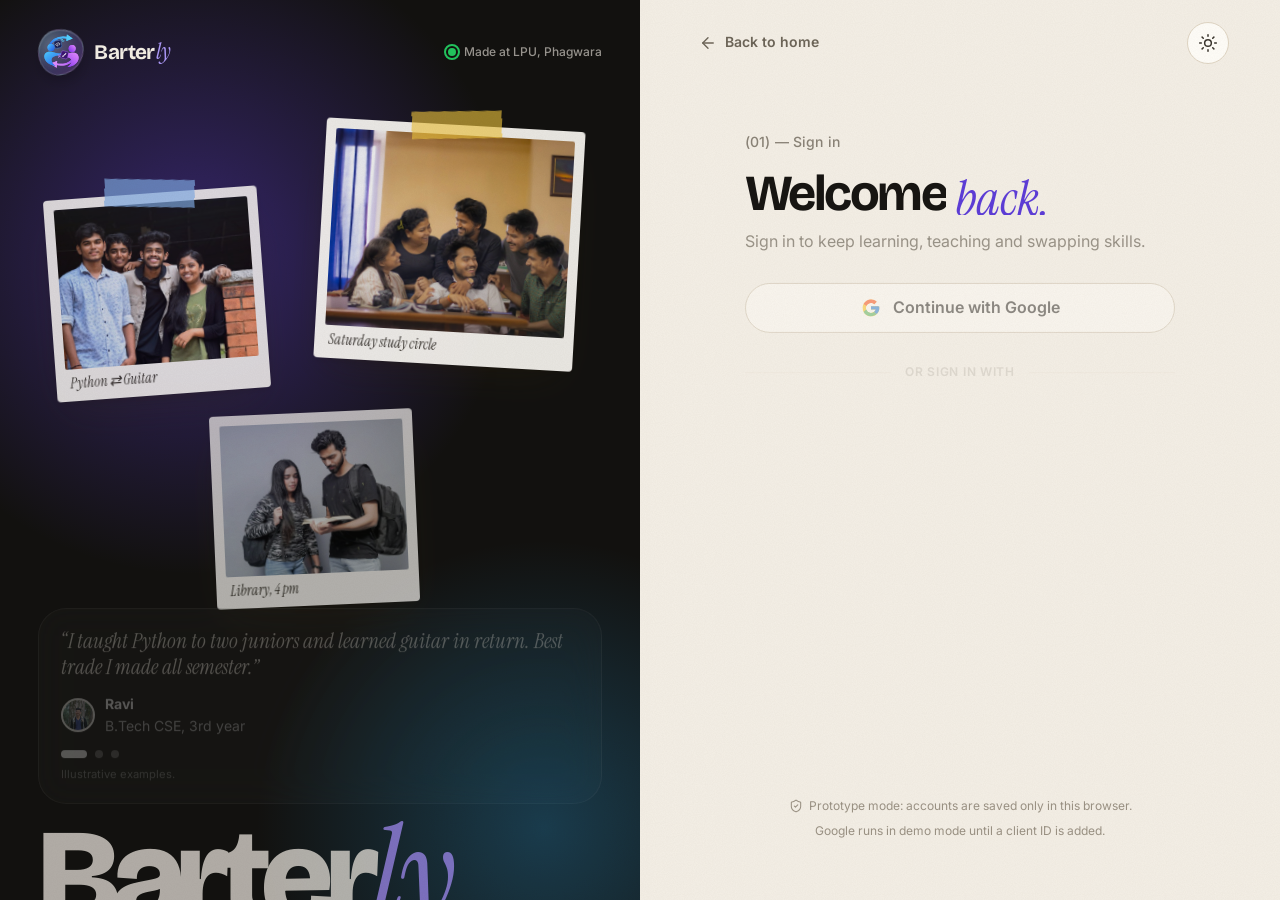
<file: community-skill-exchange/dashboard.html>
<!DOCTYPE html>
<html lang="en">

<head>
    <meta charset="UTF-8">
    <meta name="viewport" content="width=device-width, initial-scale=1.0">
    <meta name="description" content="Your Barterly dashboard: matches, swap requests, messages, sessions and time credits.">
    <meta name="theme-color" content="#f4efe6">
    <title>Dashboard — Barterly</title>

    <script src="./js/core/theme-init.js"></script>
    <link rel="icon" type="image/svg+xml" href="./assets/brand/barterly-logo.svg">
    <link rel="icon" type="image/png" sizes="32x32" href="./assets/brand/favicon-32.png">
    <link rel="apple-touch-icon" sizes="180x180" href="./assets/brand/apple-touch-icon.png">

    <link rel="preconnect" href="https://fonts.googleapis.com">
    <link rel="preconnect" href="https://fonts.gstatic.com" crossorigin>
    <link rel="stylesheet"
        href="https://fonts.googleapis.com/css2?family=Bricolage+Grotesque:opsz,wght@12..96,400..800&family=Instrument+Serif:ital@0;1&family=Inter:wght@400;500;600;700&display=swap">

    <link rel="stylesheet" href="./css/base.css">
    <link rel="stylesheet" href="./css/components.css">
    <link rel="stylesheet" href="./css/layout.css">
    <link rel="stylesheet" href="./css/motion.css">
    <link rel="stylesheet" href="./css/pages/dashboard.css">
</head>

<body class="app-body">
    <script src="./js/core/icons.js"></script>
    <a class="skip-link" href="#main-content">Skip to content</a>

    <div class="curtain" data-curtain aria-hidden="true">
        <div class="curtain-inner">
            <span class="preloader-mark"><img src="./assets/brand/barterly-logo.svg" alt="" width="72" height="72"></span>
            <span class="curtain-label" data-curtain-label>Barterly</span>
        </div>
    </div>

    <div class="app" data-app>
        <!-- ================= Sidebar ================= -->
        <aside class="sidebar" id="sidebar" data-sidebar aria-label="Dashboard navigation">
            <div class="sidebar-head">
                <a class="brand" href="./index.html" aria-label="Barterly home">
                    <span class="brand-mark" aria-hidden="true"><img src="./assets/brand/barterly-logo.svg" alt="" width="40" height="40"></span>
                    <span class="brand-name">Barter<em class="serif">ly</em></span>
                </a>
                <button class="icon-button sidebar-close" type="button" aria-label="Close menu" data-sidebar-close>
                    <svg class="icon" aria-hidden="true"><use href="#i-x"></use></svg>
                </button>
            </div>

            <nav class="side-nav">
                <p class="side-label">Workspace</p>
                <a class="side-link" href="#overview" data-view-link="overview"><svg class="icon" aria-hidden="true"><use href="#i-dashboard"></use></svg><span>Overview</span></a>
                <a class="side-link" href="#discover" data-view-link="discover"><svg class="icon" aria-hidden="true"><use href="#i-compass"></use></svg><span>Discover</span></a>
                <a class="side-link" href="#requests" data-view-link="requests"><svg class="icon" aria-hidden="true"><use href="#i-inbox"></use></svg><span>Requests</span><b class="side-badge" data-badge="requests" hidden></b></a>
                <a class="side-link" href="#messages" data-view-link="messages"><svg class="icon" aria-hidden="true"><use href="#i-message"></use></svg><span>Messages</span><b class="side-badge" data-badge="messages" hidden></b></a>
                <a class="side-link" href="#sessions" data-view-link="sessions"><svg class="icon" aria-hidden="true"><use href="#i-calendar"></use></svg><span>Sessions</span></a>
                <p class="side-label">You</p>
                <a class="side-link" href="#wallet" data-view-link="wallet"><svg class="icon" aria-hidden="true"><use href="#i-wallet"></use></svg><span>Wallet</span></a>
                <a class="side-link" href="#profile" data-view-link="profile"><svg class="icon" aria-hidden="true"><use href="#i-user"></use></svg><span>Profile</span></a>
            </nav>

            <a class="side-credit" href="#wallet" data-side-credit>
                <span class="side-credit-label">Time credits</span>
                <strong><span data-credit-value>0</span><small>h</small></strong>
                <span class="side-credit-sub">1 hour taught = 1 hour learned</span>
                <span class="side-credit-sticker" aria-hidden="true">₹0</span>
            </a>

            <div class="side-user">
                <span class="user-avatar" data-user-avatar></span>
                <div><strong data-user-name></strong><span data-user-sub></span></div>
                <button class="icon-button" type="button" aria-label="Sign out" data-sign-out>
                    <svg class="icon" aria-hidden="true"><use href="#i-log-out"></use></svg>
                </button>
            </div>
        </aside>
        <div class="sidebar-scrim" data-sidebar-close aria-hidden="true"></div>

        <!-- ================= Main ================= -->
        <div class="app-main">
            <header class="topbar">
                <button class="icon-button topbar-menu" type="button" aria-label="Open menu" aria-controls="sidebar" data-sidebar-open>
                    <svg class="icon" aria-hidden="true"><use href="#i-menu"></use></svg>
                </button>
                <div class="topbar-title">
                    <p class="topbar-kicker" data-view-kicker>(01) — Dashboard</p>
                    <h1 data-view-title>Overview</h1>
                </div>

                <button class="search-trigger" type="button" data-palette-open aria-label="Search people, skills and actions">
                    <svg class="icon" aria-hidden="true"><use href="#i-search"></use></svg>
                    <span>Search people, skills, actions…</span>
                    <kbd data-kbd>⌘K</kbd>
                </button>

                <div class="topbar-actions">
                    <button class="icon-button theme-toggle" type="button" data-theme-toggle aria-label="Switch to dark theme">
                        <svg class="icon icon-sun" aria-hidden="true"><use href="#i-sun"></use></svg>
                        <svg class="icon icon-moon" aria-hidden="true"><use href="#i-moon"></use></svg>
                    </button>
                    <button class="icon-button bell" type="button" aria-label="Notifications" data-notif-open>
                        <svg class="icon" aria-hidden="true"><use href="#i-bell"></use></svg>
                        <span class="bell-dot" data-bell-dot hidden></span>
                    </button>
                    <a class="btn btn-ink btn-sm topbar-site" href="./index.html">
                        <span class="btn-roll" data-text="Website">Website</span>
                    </a>
                </div>
            </header>

            <main class="view-host" id="main-content" data-view-host tabindex="-1" aria-live="polite"></main>
        </div>

        <!-- Mobile bottom navigation -->
        <nav class="bottom-nav" aria-label="Dashboard sections">
            <a href="#overview" data-view-link="overview"><svg class="icon" aria-hidden="true"><use href="#i-dashboard"></use></svg><span>Home</span></a>
            <a href="#discover" data-view-link="discover"><svg class="icon" aria-hidden="true"><use href="#i-compass"></use></svg><span>Discover</span></a>
            <a href="#requests" data-view-link="requests"><svg class="icon" aria-hidden="true"><use href="#i-inbox"></use></svg><span>Requests</span><b class="side-badge" data-badge="requests" hidden></b></a>
            <a href="#messages" data-view-link="messages"><svg class="icon" aria-hidden="true"><use href="#i-message"></use></svg><span>Chats</span><b class="side-badge" data-badge="messages" hidden></b></a>
            <a href="#sessions" data-view-link="sessions"><svg class="icon" aria-hidden="true"><use href="#i-calendar"></use></svg><span>Sessions</span></a>
        </nav>
    </div>

    <!-- Right drawer (notifications, member profiles) -->
    <div class="drawer-scrim" data-drawer-scrim hidden></div>
    <aside class="drawer" data-drawer aria-hidden="true" tabindex="-1">
        <button class="icon-button drawer-close" type="button" aria-label="Close panel" data-drawer-close>
            <svg class="icon" aria-hidden="true"><use href="#i-x"></use></svg>
        </button>
        <div class="drawer-body" data-drawer-body></div>
    </aside>

    <!-- Command palette -->
    <div class="palette" data-palette hidden>
        <div class="palette-box" role="dialog" aria-modal="true" aria-label="Command palette">
            <div class="palette-input">
                <svg class="icon" aria-hidden="true"><use href="#i-search"></use></svg>
                <input type="text" placeholder="Jump to a page, person, skill or action…" aria-label="Search" data-palette-input
                    role="combobox" aria-expanded="true" aria-controls="palette-list" autocomplete="off">
                <kbd>Esc</kbd>
            </div>
            <ul class="palette-list" id="palette-list" role="listbox" data-palette-list></ul>
            <p class="palette-foot"><span><kbd>↑</kbd><kbd>↓</kbd> move</span><span><kbd>↵</kbd> open</span><span><kbd>Esc</kbd> close</span></p>
        </div>
    </div>

    <script src="./js/vendor/gsap.min.js"></script>
    <script src="./js/core/storage.js"></script>
    <script src="./js/core/utils.js"></script>
    <script src="./js/core/auth.js"></script>
    <script src="./js/core/api.js"></script>
    <script src="./js/core/motion.js"></script>
    <script src="./js/core/app.js"></script>
    <script src="./js/pages/dashboard.js"></script>
</body>

</html>
</file>
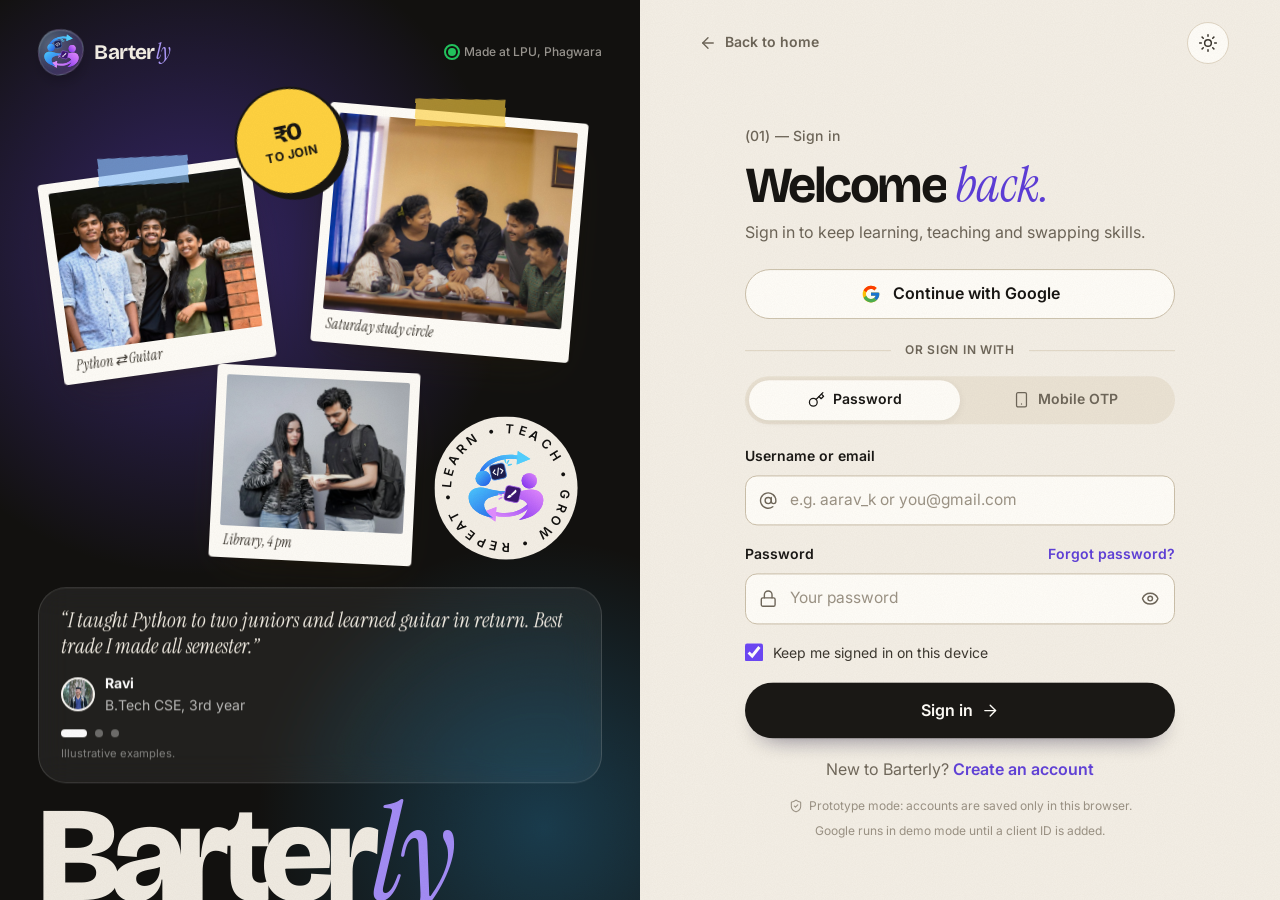
<file: community-skill-exchange/signin.html>
<!DOCTYPE html>
<html lang="en">

<head>
    <meta charset="UTF-8">
    <meta name="viewport" content="width=device-width, initial-scale=1.0">
    <meta name="description" content="Sign in to Barterly with your username, Google account or mobile OTP.">
    <meta name="theme-color" content="#fafbfe">
    <title>Sign in — Barterly</title>

    <script src="./js/core/theme-init.js"></script>
    <link rel="icon" type="image/svg+xml" href="./assets/brand/barterly-logo.svg">
    <link rel="icon" type="image/png" sizes="32x32" href="./assets/brand/favicon-32.png">
    <link rel="apple-touch-icon" sizes="180x180" href="./assets/brand/apple-touch-icon.png">

    <link rel="preconnect" href="https://fonts.googleapis.com">
    <link rel="preconnect" href="https://fonts.gstatic.com" crossorigin>
    <link rel="stylesheet"
        href="https://fonts.googleapis.com/css2?family=Bricolage+Grotesque:opsz,wght@12..96,400..800&family=Instrument+Serif:ital@0;1&family=Inter:wght@400;500;600;700&display=swap">

    <link rel="stylesheet" href="./css/base.css">
    <link rel="stylesheet" href="./css/components.css">
    <link rel="stylesheet" href="./css/layout.css">
    <link rel="stylesheet" href="./css/motion.css">
    <link rel="stylesheet" href="./css/pages/auth.css">
</head>

<body class="auth-body">
    <script src="./js/core/icons.js"></script>
    <div class="grain" aria-hidden="true"></div>
    <div class="cursor" data-cursor-root aria-hidden="true">
        <span class="cursor-dot"></span>
        <span class="cursor-ring"><span class="cursor-label"></span></span>
    </div>
    <div class="curtain" data-curtain aria-hidden="true">
        <div class="curtain-inner">
            <span class="preloader-mark"><img src="./assets/brand/barterly-logo.svg" alt="" width="72" height="72"></span>
            <span class="curtain-label" data-curtain-label>Barterly</span>
        </div>
    </div>
    <a class="skip-link" href="#main-content">Skip to sign-in form</a>

    <div class="auth-shell">
        <!-- ================= Visual side ================= -->
        <aside class="auth-visual" aria-label="Barterly, the campus skill exchange" data-av>
            <div class="av-spot" aria-hidden="true" data-av-spot></div>

            <div class="av-top">
                <a class="brand brand-light" href="./index.html" aria-label="Barterly home">
                    <span class="brand-mark" aria-hidden="true"><img src="./assets/brand/barterly-logo.svg" alt="" width="40" height="40"></span>
                    <span class="brand-name">Barter<em class="serif">ly</em></span>
                </a>
                <span class="av-meta"><span class="live-dot" aria-hidden="true"></span>Made at LPU, Phagwara</span>
            </div>

            <div class="av-collage" aria-hidden="true">
                <figure class="polaroid av-p1" data-depth="0.6"><span class="tape"></span>
                    <img src="./assets/images/hero-main.jpg" alt="" width="1100" height="900"><figcaption>Saturday study circle</figcaption></figure>
                <figure class="polaroid av-p2" data-depth="1.3"><span class="tape tape-blue"></span>
                    <img src="./assets/images/hero-secondary.jpg" alt="" width="600" height="460"><figcaption>Python ⇄ Guitar</figcaption></figure>
                <figure class="polaroid av-p3" data-depth="0.9">
                    <img src="./assets/images/format-one-to-one.jpg" alt="" width="900" height="700"><figcaption>Library, 4 pm</figcaption></figure>
                <div class="sticker sticker-yellow av-sticker" data-depth="1.8">₹0<small>to join</small></div>
                <div class="rotate-badge av-badge" data-depth="1.4">
                    <svg viewBox="0 0 120 120">
                        <defs><path id="av-badge-circle" d="M60,60 m-46,0 a46,46 0 1,1 92,0 a46,46 0 1,1 -92,0"/></defs>
                        <text><textPath href="#av-badge-circle" textLength="286" lengthAdjust="spacing">LEARN • TEACH • GROW • REPEAT •</textPath></text>
                    </svg>
                    <span class="rotate-badge-mark"><img src="./assets/brand/barterly-logo.svg" alt="" width="64" height="64"></span>
                </div>
            </div>

                <div class="auth-quote" aria-live="polite">
                    <div class="auth-quote-stack">
                        <blockquote class="auth-quote-item is-active">
                            <p>“I taught Python to two juniors and learned guitar in return. Best trade I made all semester.”</p>
                            <footer>
                                <img class="avatar" src="./assets/avatars/ravi.jpg" alt="" width="40" height="40">
                                <span><strong>Ravi</strong> B.Tech CSE, 3rd year</span>
                            </footer>
                        </blockquote>
                        <blockquote class="auth-quote-item">
                            <p>“Found a design partner from my own campus within a day. We now run weekend Figma sessions.”</p>
                            <footer>
                                <img class="avatar" src="./assets/avatars/ananya.jpg" alt="" width="40" height="40">
                                <span><strong>Ananya</strong> B.Des, 2nd year</span>
                            </footer>
                        </blockquote>
                        <blockquote class="auth-quote-item">
                            <p>“One-to-one sessions made spoken English finally click for me. And I got to teach Excel.”</p>
                            <footer>
                                <img class="avatar" src="./assets/avatars/priya.jpg" alt="" width="40" height="40">
                                <span><strong>Priya</strong> MBA, 1st year</span>
                            </footer>
                        </blockquote>
                    </div>
                    <div class="auth-dots" role="tablist" aria-label="Choose a story">
                        <button type="button" role="tab" aria-selected="true" aria-label="Story 1" data-slide-to="0"></button>
                        <button type="button" role="tab" aria-selected="false" aria-label="Story 2" data-slide-to="1"></button>
                        <button type="button" role="tab" aria-selected="false" aria-label="Story 3" data-slide-to="2"></button>
                    </div>
                    <p class="auth-quote-note">Illustrative examples.</p>
                </div>

            <p class="av-wordmark" aria-hidden="true">Barter<em class="serif">ly</em></p>
        </aside>

        <!-- ================= Form side ================= -->
        <main class="auth-main" id="main-content">
            <div class="auth-topbar">
                <a class="back-link" href="./index.html">
                    <svg class="icon" aria-hidden="true"><use href="#i-arrow-left"></use></svg> Back to home
                </a>
                <a class="brand auth-topbar-brand" href="./index.html" aria-label="Barterly home">
                    <span class="brand-mark" aria-hidden="true"><img src="./assets/brand/barterly-logo.svg" alt="" width="40" height="40"></span>
                    <span class="brand-name">Barter<em class="serif">ly</em></span>
                </a>
                <button class="icon-button theme-toggle" type="button" data-theme-toggle aria-label="Switch to dark theme">
                    <svg class="icon icon-sun" aria-hidden="true"><use href="#i-sun"></use></svg>
                    <svg class="icon icon-moon" aria-hidden="true"><use href="#i-moon"></use></svg>
                </button>
            </div>

            <div class="auth-scroll">
            <div class="auth-card">
                <p class="section-index" data-enter>(01) — Sign in</p>
                <h1 class="auth-title" data-enter-title>Welcome <em class="serif">back.</em></h1>
                <p class="auth-subtitle" data-enter>Sign in to keep learning, teaching and swapping skills.</p>

                <div class="alert alert-info signed-in-notice" data-signed-in hidden>
                    <svg class="icon" aria-hidden="true"><use href="#i-check-circle"></use></svg>
                    <span>You are already signed in as <strong data-user-name></strong>.
                        <a class="text-link" href="./index.html">Go to home</a> or
                        <button class="text-link" type="button" data-sign-out>sign out</button>.</span>
                </div>

                <!-- Option 1: Google -->
                <div class="google-slot" data-google-slot data-enter>
                    <button class="google-button" type="button" data-google-demo>
                        <svg class="google-logo" viewBox="0 0 48 48" aria-hidden="true"><path fill="#FFC107" d="M43.6 20.5H42V20H24v8h11.3C33.7 32.7 29.2 36 24 36c-6.6 0-12-5.4-12-12s5.4-12 12-12c3.1 0 5.8 1.2 7.9 3.1l5.7-5.7C34 6.1 29.3 4 24 4 12.9 4 4 12.9 4 24s8.9 20 20 20 20-8.9 20-20c0-1.3-.1-2.4-.4-3.5z"/><path fill="#FF3D00" d="m6.3 14.7 6.6 4.8C14.7 15.1 19 12 24 12c3.1 0 5.8 1.2 7.9 3.1l5.7-5.7C34 6.1 29.3 4 24 4 16.3 4 9.7 8.3 6.3 14.7z"/><path fill="#4CAF50" d="M24 44c5.2 0 9.9-2 13.4-5.2l-6.2-5.2C29.2 35.1 26.7 36 24 36c-5.2 0-9.6-3.3-11.3-8l-6.5 5C9.5 39.6 16.2 44 24 44z"/><path fill="#1976D2" d="M43.6 20.5H42V20H24v8h11.3c-.8 2.2-2.2 4.2-4.1 5.6l6.2 5.2C37 39.2 44 34 44 24c0-1.3-.1-2.4-.4-3.5z"/></svg>
                        Continue with Google
                    </button>
                </div>

                <div class="divider" data-enter>or sign in with</div>

                <!-- Options 2 & 3: password / mobile OTP -->
                <div class="auth-tabs" role="tablist" aria-label="Sign-in method" data-auth-tabs data-enter>
                    <button type="button" role="tab" id="tab-password" aria-controls="panel-password" aria-selected="true" data-method="password">
                        <svg class="icon" aria-hidden="true"><use href="#i-key"></use></svg> Password
                    </button>
                    <button type="button" role="tab" id="tab-otp" aria-controls="panel-otp" aria-selected="false" tabindex="-1" data-method="otp">
                        <svg class="icon" aria-hidden="true"><use href="#i-smartphone"></use></svg> Mobile OTP
                    </button>
                    <span class="auth-tabs-indicator" aria-hidden="true"></span>
                </div>

                <!-- Password -->
                <form class="auth-panel form-stack" id="panel-password" role="tabpanel" aria-labelledby="tab-password" novalidate data-password-form data-enter>
                    <div class="alert alert-error" data-form-error hidden></div>

                    <div class="field">
                        <label class="field-label" for="login-id">Username or email</label>
                        <div class="input-wrap">
                            <svg class="icon" aria-hidden="true"><use href="#i-at-sign"></use></svg>
                            <input class="input" id="login-id" name="identifier" autocomplete="username" autocapitalize="none"
                                spellcheck="false" placeholder="e.g. aarav_k or you@gmail.com" required aria-describedby="login-id-error">
                        </div>
                        <p class="field-error" id="login-id-error" hidden></p>
                    </div>

                    <div class="field">
                        <div class="field-label">
                            <label for="login-password">Password</label>
                            <button class="link-button" type="button" data-forgot>Forgot password?</button>
                        </div>
                        <div class="input-wrap has-action">
                            <svg class="icon" aria-hidden="true"><use href="#i-lock"></use></svg>
                            <input class="input" id="login-password" name="password" type="password"
                                autocomplete="current-password" placeholder="Your password" required aria-describedby="login-password-error">
                            <button class="input-action" type="button" aria-label="Show password" data-toggle-password="login-password">
                                <svg class="icon" aria-hidden="true"><use href="#i-eye"></use></svg>
                            </button>
                        </div>
                        <p class="field-error" id="login-password-error" hidden></p>
                    </div>

                    <label class="checkbox">
                        <input type="checkbox" name="remember" checked>
                        <span>Keep me signed in on this device</span>
                    </label>

                    <button class="button button-primary button-lg button-block" type="submit">
                        <span class="button-label">Sign in</span>
                        <svg class="icon icon-shift" aria-hidden="true"><use href="#i-arrow-right"></use></svg>
                    </button>
                </form>

                <!-- Mobile OTP -->
                <form class="auth-panel form-stack" id="panel-otp" role="tabpanel" aria-labelledby="tab-otp" novalidate hidden data-otp-form>
                    <div class="alert alert-error" data-form-error hidden></div>

                    <div class="otp-step" data-otp-phone-step>
                        <div class="field">
                            <label class="field-label" for="otp-phone">Mobile number</label>
                            <div class="input-wrap">
                                <span class="input-prefix">🇮🇳 +91</span>
                                <input class="input" id="otp-phone" name="phone" type="tel" inputmode="numeric" autocomplete="tel-national"
                                    maxlength="11" placeholder="98765 43210" required aria-describedby="otp-phone-hint otp-phone-error">
                            </div>
                            <p class="field-hint" id="otp-phone-hint">We’ll send a 6-digit code to this number.</p>
                            <p class="field-error" id="otp-phone-error" hidden></p>
                        </div>
                        <button class="button button-primary button-lg button-block" type="submit" data-send-otp>
                            <span class="button-label">Send OTP</span>
                            <svg class="icon icon-shift" aria-hidden="true"><use href="#i-arrow-right"></use></svg>
                        </button>
                    </div>

                    <div class="otp-step" data-otp-code-step hidden>
                        <div class="otp-sent">
                            <span class="icon-tile icon-tile-green"><svg class="icon" aria-hidden="true"><use href="#i-smartphone"></use></svg></span>
                            <p>Enter the code sent to <strong data-otp-target></strong>
                                <button class="link-button" type="button" data-change-number>Change</button></p>
                        </div>
                        <div class="otp-inputs" data-otp-inputs role="group" aria-label="One-time code"></div>
                        <p class="field-error" data-otp-error hidden></p>
                        <div class="otp-demo" data-otp-demo hidden></div>
                        <div class="otp-meta">
                            <span data-otp-timer></span>
                            <button class="link-button" type="button" data-resend disabled>Resend code</button>
                        </div>
                        <label class="checkbox">
                            <input type="checkbox" name="remember" checked>
                            <span>Keep me signed in on this device</span>
                        </label>
                        <button class="button button-primary button-lg button-block" type="submit" data-verify-otp>
                            <span class="button-label">Verify &amp; sign in</span>
                            <svg class="icon icon-shift" aria-hidden="true"><use href="#i-arrow-right"></use></svg>
                        </button>
                    </div>
                </form>

                <p class="auth-switch" data-enter>New to Barterly? <a class="text-link" href="./signup.html">Create an account</a></p>

                <p class="auth-footnote">
                    <svg class="icon" aria-hidden="true"><use href="#i-shield-check"></use></svg>
                    Prototype mode: accounts are saved only in this browser.
                    <span data-google-mode-note></span>
                </p>
            </div>
            </div>
        </main>
    </div>

    <script src="./js/vendor/gsap.min.js"></script>
    <script src="./js/core/storage.js"></script>
    <script src="./js/core/utils.js"></script>
    <script src="./js/core/auth.js"></script>
    <script src="./js/core/motion.js"></script>
    <script src="./js/core/app.js"></script>
    <script src="./js/pages/auth-shared.js"></script>
    <script src="./js/pages/signin.js"></script>
</body>

</html>
</file>
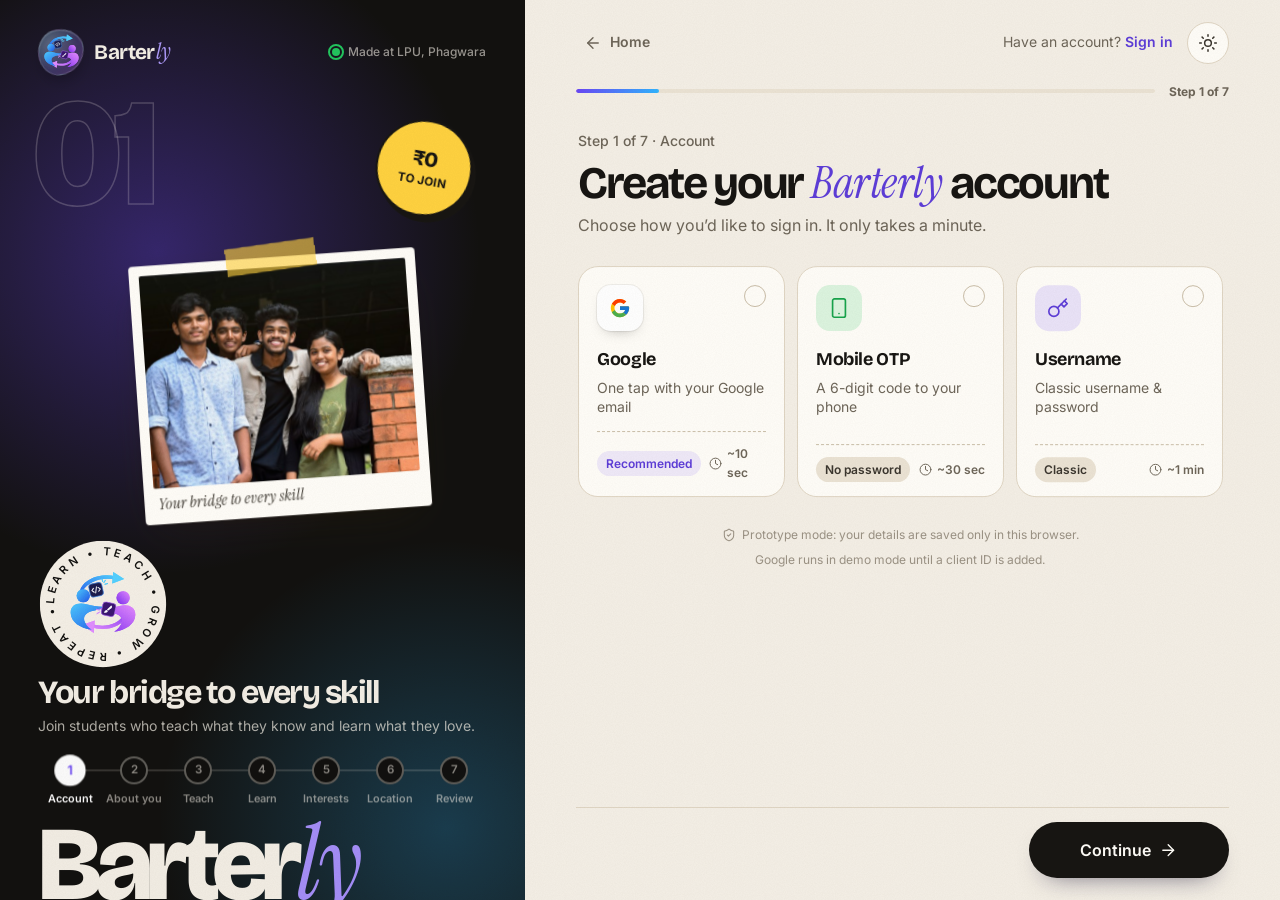
<file: community-skill-exchange/signup.html>
<!DOCTYPE html>
<html lang="en">

<head>
    <meta charset="UTF-8">
    <meta name="viewport" content="width=device-width, initial-scale=1.0">
    <meta name="description" content="Create your Barterly account: share what you can teach, pick what you want to learn and find your match.">
    <meta name="theme-color" content="#fafbfe">
    <title>Create your account — Barterly</title>

    <script src="./js/core/theme-init.js"></script>
    <link rel="icon" type="image/svg+xml" href="./assets/brand/barterly-logo.svg">
    <link rel="icon" type="image/png" sizes="32x32" href="./assets/brand/favicon-32.png">
    <link rel="apple-touch-icon" sizes="180x180" href="./assets/brand/apple-touch-icon.png">

    <link rel="preconnect" href="https://fonts.googleapis.com">
    <link rel="preconnect" href="https://fonts.gstatic.com" crossorigin>
    <link rel="stylesheet"
        href="https://fonts.googleapis.com/css2?family=Bricolage+Grotesque:opsz,wght@12..96,400..800&family=Instrument+Serif:ital@0;1&family=Inter:wght@400;500;600;700&display=swap">

    <link rel="stylesheet" href="./css/base.css">
    <link rel="stylesheet" href="./css/components.css">
    <link rel="stylesheet" href="./css/layout.css">
    <link rel="stylesheet" href="./css/motion.css">
    <link rel="stylesheet" href="./css/pages/auth.css">
</head>

<body class="auth-body signup-body">
    <script src="./js/core/icons.js"></script>
    <div class="grain" aria-hidden="true"></div>
    <div class="cursor" data-cursor-root aria-hidden="true">
        <span class="cursor-dot"></span>
        <span class="cursor-ring"><span class="cursor-label"></span></span>
    </div>
    <div class="curtain" data-curtain aria-hidden="true">
        <div class="curtain-inner">
            <span class="preloader-mark"><img src="./assets/brand/barterly-logo.svg" alt="" width="72" height="72"></span>
            <span class="curtain-label" data-curtain-label>Barterly</span>
        </div>
    </div>
    <a class="skip-link" href="#main-content">Skip to sign-up form</a>

    <div class="auth-shell signup-shell">
        <!-- ================= Visual side: changes with each step ================= -->
        <aside class="auth-visual signup-visual" aria-label="Sign-up progress" data-av>
            <div class="av-spot" aria-hidden="true" data-av-spot></div>

            <div class="av-top">
                <a class="brand brand-light" href="./index.html" aria-label="Barterly home">
                    <span class="brand-mark" aria-hidden="true"><img src="./assets/brand/barterly-logo.svg" alt="" width="40" height="40"></span>
                    <span class="brand-name">Barter<em class="serif">ly</em></span>
                </a>
                <span class="av-meta"><span class="live-dot" aria-hidden="true"></span>Made at LPU, Phagwara</span>
            </div>

            <div class="sv-stage" aria-hidden="true">
                <span class="sv-num" data-sv-num>01</span>
                <div class="sv-photos" data-step-images>
                    <figure class="auth-slide polaroid sv-photo is-active" style="--r:-4deg"><span class="tape"></span>
                        <img src="./assets/images/hero-secondary.jpg" alt="" width="600" height="460"><figcaption>Your bridge to every skill</figcaption></figure>
                    <figure class="auth-slide polaroid sv-photo" style="--r:3deg"><span class="tape tape-blue"></span>
                        <img src="./assets/images/benefit-sharers.jpg" alt="" width="900" height="560" loading="lazy"><figcaption>Hello, it’s me</figcaption></figure>
                    <figure class="auth-slide polaroid sv-photo" style="--r:-2deg"><span class="tape"></span>
                        <img src="./assets/images/format-one-to-one.jpg" alt="" width="900" height="700" loading="lazy"><figcaption>Teaching = learning twice</figcaption></figure>
                    <figure class="auth-slide polaroid sv-photo" style="--r:4deg"><span class="tape tape-blue"></span>
                        <img src="./assets/images/benefit-learners.jpg" alt="" width="900" height="560" loading="lazy"><figcaption>Curious minds only</figcaption></figure>
                    <figure class="auth-slide polaroid sv-photo" style="--r:-3deg"><span class="tape"></span>
                        <img src="./assets/images/lpu-student-band.jpg" alt="" width="800" height="600" loading="lazy"><figcaption>Find your people</figcaption></figure>
                    <figure class="auth-slide polaroid sv-photo" style="--r:2deg"><span class="tape tape-blue"></span>
                        <img src="./assets/images/lpu-campus-lawn.jpg" alt="" width="1280" height="824" loading="lazy"><figcaption>See you on campus</figcaption></figure>
                    <figure class="auth-slide polaroid sv-photo" style="--r:-5deg"><span class="tape"></span>
                        <img src="./assets/images/lpu-sports-team.jpg" alt="" width="800" height="600" loading="lazy"><figcaption>Almost there!</figcaption></figure>
                </div>
                <div class="sticker sticker-yellow sv-sticker" data-depth="1.6">₹0<small>to join</small></div>
                <div class="rotate-badge sv-badge" data-depth="1.2">
                    <svg viewBox="0 0 120 120">
                        <defs><path id="sv-badge-circle" d="M60,60 m-46,0 a46,46 0 1,1 92,0 a46,46 0 1,1 -92,0"/></defs>
                        <text><textPath href="#sv-badge-circle" textLength="286" lengthAdjust="spacing">LEARN • TEACH • GROW • REPEAT •</textPath></text>
                    </svg>
                    <span class="rotate-badge-mark"><img src="./assets/brand/barterly-logo.svg" alt="" width="64" height="64"></span>
                </div>
            </div>

            <div class="signup-visual-copy">
                <h2 data-visual-title>Your bridge to every skill</h2>
                <p data-visual-text>Join students who teach what they know and learn what they love.</p>
            </div>

            <ol class="stepper" data-stepper>
                    <li><button type="button" data-goto="0" aria-label="Step 1: Account"><span class="stepper-dot"></span><span class="stepper-label">Account</span></button></li>
                    <li><button type="button" data-goto="1" aria-label="Step 2: About you"><span class="stepper-dot"></span><span class="stepper-label">About you</span></button></li>
                    <li><button type="button" data-goto="2" aria-label="Step 3: Teach"><span class="stepper-dot"></span><span class="stepper-label">Teach</span></button></li>
                    <li><button type="button" data-goto="3" aria-label="Step 4: Learn"><span class="stepper-dot"></span><span class="stepper-label">Learn</span></button></li>
                    <li><button type="button" data-goto="4" aria-label="Step 5: Interests"><span class="stepper-dot"></span><span class="stepper-label">Interests</span></button></li>
                    <li><button type="button" data-goto="5" aria-label="Step 6: Location"><span class="stepper-dot"></span><span class="stepper-label">Location</span></button></li>
                    <li><button type="button" data-goto="6" aria-label="Step 7: Review"><span class="stepper-dot"></span><span class="stepper-label">Review</span></button></li>
            </ol>

            <p class="av-wordmark" aria-hidden="true">Barter<em class="serif">ly</em></p>
        </aside>

        <!-- ================= Wizard ================= -->
        <main class="auth-main signup-main" id="main-content">
            <div class="auth-topbar">
                <a class="back-link" href="./index.html">
                    <svg class="icon" aria-hidden="true"><use href="#i-arrow-left"></use></svg> Home
                </a>
                <a class="brand auth-topbar-brand" href="./index.html" aria-label="Barterly home">
                    <span class="brand-mark" aria-hidden="true"><img src="./assets/brand/barterly-logo.svg" alt="" width="40" height="40"></span>
                    <span class="brand-name">Barter<em class="serif">ly</em></span>
                </a>
                <div class="auth-topbar-actions">
                    <span class="auth-topbar-text">Have an account? <a class="text-link" href="./signin.html">Sign in</a></span>
                    <button class="icon-button theme-toggle" type="button" data-theme-toggle aria-label="Switch to dark theme">
                        <svg class="icon icon-sun" aria-hidden="true"><use href="#i-sun"></use></svg>
                        <svg class="icon icon-moon" aria-hidden="true"><use href="#i-moon"></use></svg>
                    </button>
                </div>
            </div>

            <div class="signup-progress" aria-hidden="true">
                <div class="signup-progress-bar"><span data-progress></span></div>
                <span class="signup-progress-label" data-progress-label>Step 1 of 7</span>
            </div>

            <div class="alert alert-info signed-in-notice" data-signed-in hidden>
                <svg class="icon" aria-hidden="true"><use href="#i-info"></use></svg>
                <span>You are signed in as <strong data-user-name></strong>.
                    <button class="text-link" type="button" data-sign-out>Sign out</button> to create a different account.</span>
            </div>

            <div class="draft-banner" data-draft-banner hidden>
                <svg class="icon" aria-hidden="true"><use href="#i-clock"></use></svg>
                <span>We restored your unfinished sign-up.</span>
                <button class="link-button" type="button" data-start-over>Start over</button>
            </div>

            <form class="signup-form" id="signup-form" novalidate data-signup-form>
                <div class="signup-steps" data-scroll-area>

                <!-- ===== Step 1: Account ===== -->
                <section class="step is-active" data-step="0" aria-labelledby="step-0-title">
                    <header class="step-head">
                        <span class="step-kicker">Step 1 of 7 · Account</span>
                        <h1 id="step-0-title" tabindex="-1">Create your <em class="serif">Barterly</em> account</h1>
                        <p data-method-sub>Choose how you’d like to sign in. It only takes a minute.</p>
                    </header>

                    <div class="method-grid" role="radiogroup" aria-label="How do you want to sign up?" data-method-group>
                        <button class="method-card" type="button" role="radio" aria-checked="false" data-method="google">
                            <span class="method-radio" aria-hidden="true"></span>
                            <span class="method-icon method-icon-google"><svg class="google-logo" viewBox="0 0 48 48" aria-hidden="true"><path fill="#FFC107" d="M43.6 20.5H42V20H24v8h11.3C33.7 32.7 29.2 36 24 36c-6.6 0-12-5.4-12-12s5.4-12 12-12c3.1 0 5.8 1.2 7.9 3.1l5.7-5.7C34 6.1 29.3 4 24 4 12.9 4 4 12.9 4 24s8.9 20 20 20 20-8.9 20-20c0-1.3-.1-2.4-.4-3.5z"/><path fill="#FF3D00" d="m6.3 14.7 6.6 4.8C14.7 15.1 19 12 24 12c3.1 0 5.8 1.2 7.9 3.1l5.7-5.7C34 6.1 29.3 4 24 4 16.3 4 9.7 8.3 6.3 14.7z"/><path fill="#4CAF50" d="M24 44c5.2 0 9.9-2 13.4-5.2l-6.2-5.2C29.2 35.1 26.7 36 24 36c-5.2 0-9.6-3.3-11.3-8l-6.5 5C9.5 39.6 16.2 44 24 44z"/><path fill="#1976D2" d="M43.6 20.5H42V20H24v8h11.3c-.8 2.2-2.2 4.2-4.1 5.6l6.2 5.2C37 39.2 44 34 44 24c0-1.3-.1-2.4-.4-3.5z"/></svg></span>
                            <span class="method-text">
                                <strong>Google</strong>
                                <span class="method-desc">One tap with your Google email</span>
                            </span>
                            <span class="method-meta"><span class="method-tag">Recommended</span><span><svg class="icon" aria-hidden="true"><use href="#i-clock"></use></svg>~10 sec</span></span>
                        </button>
                        <button class="method-card" type="button" role="radio" aria-checked="false" data-method="otp">
                            <span class="method-radio" aria-hidden="true"></span>
                            <span class="method-icon method-icon-otp"><svg class="icon" aria-hidden="true"><use href="#i-smartphone"></use></svg></span>
                            <span class="method-text">
                                <strong>Mobile OTP</strong>
                                <span class="method-desc">A 6-digit code to your phone</span>
                            </span>
                            <span class="method-meta"><span class="method-tag method-tag-quiet">No password</span><span><svg class="icon" aria-hidden="true"><use href="#i-clock"></use></svg>~30 sec</span></span>
                        </button>
                        <button class="method-card" type="button" role="radio" aria-checked="false" data-method="password">
                            <span class="method-radio" aria-hidden="true"></span>
                            <span class="method-icon method-icon-key"><svg class="icon" aria-hidden="true"><use href="#i-key"></use></svg></span>
                            <span class="method-text">
                                <strong>Username</strong>
                                <span class="method-desc">Classic username &amp; password</span>
                            </span>
                            <span class="method-meta"><span class="method-tag method-tag-quiet">Classic</span><span><svg class="icon" aria-hidden="true"><use href="#i-clock"></use></svg>~1 min</span></span>
                        </button>
                    </div>
                    <p class="field-error method-error" id="method-error" hidden></p>

                    <!-- Google -->
                    <div class="method-panel form-stack" data-method-panel="google" hidden>
                        <div class="google-slot" data-google-slot>
                            <button class="google-button" type="button" data-google-demo>
                                <svg class="google-logo" viewBox="0 0 48 48" aria-hidden="true"><path fill="#FFC107" d="M43.6 20.5H42V20H24v8h11.3C33.7 32.7 29.2 36 24 36c-6.6 0-12-5.4-12-12s5.4-12 12-12c3.1 0 5.8 1.2 7.9 3.1l5.7-5.7C34 6.1 29.3 4 24 4 12.9 4 4 12.9 4 24s8.9 20 20 20 20-8.9 20-20c0-1.3-.1-2.4-.4-3.5z"/><path fill="#FF3D00" d="m6.3 14.7 6.6 4.8C14.7 15.1 19 12 24 12c3.1 0 5.8 1.2 7.9 3.1l5.7-5.7C34 6.1 29.3 4 24 4 16.3 4 9.7 8.3 6.3 14.7z"/><path fill="#4CAF50" d="M24 44c5.2 0 9.9-2 13.4-5.2l-6.2-5.2C29.2 35.1 26.7 36 24 36c-5.2 0-9.6-3.3-11.3-8l-6.5 5C9.5 39.6 16.2 44 24 44z"/><path fill="#1976D2" d="M43.6 20.5H42V20H24v8h11.3c-.8 2.2-2.2 4.2-4.1 5.6l6.2 5.2C37 39.2 44 34 44 24c0-1.3-.1-2.4-.4-3.5z"/></svg>
                                Sign up with Google
                            </button>
                        </div>
                        <p class="field-error" id="google-error" hidden></p>

                        <div class="connected-card" data-google-connected hidden>
                            <span class="user-avatar user-avatar-lg" data-google-avatar></span>
                            <div>
                                <strong data-google-name></strong>
                                <span data-google-email></span>
                            </div>
                            <span class="badge badge-success"><svg class="icon" aria-hidden="true"><use href="#i-badge-check"></use></svg> Connected</span>
                            <button class="link-button" type="button" data-google-change>Change</button>
                        </div>

                        <div class="field">
                            <label class="field-label" for="su-phone-google">Mobile number <small>So learning partners can reach you</small></label>
                            <div class="input-wrap">
                                <span class="input-prefix">🇮🇳 +91</span>
                                <input class="input" id="su-phone-google" type="tel" inputmode="numeric" autocomplete="tel-national"
                                    maxlength="11" placeholder="98765 43210" aria-describedby="su-phone-google-error" data-phone>
                            </div>
                            <p class="field-error" id="su-phone-google-error" hidden></p>
                        </div>
                    </div>

                    <!-- Mobile OTP -->
                    <div class="method-panel form-stack" data-method-panel="otp" hidden>
                        <div class="field">
                            <label class="field-label" for="su-phone-otp">Mobile number</label>
                            <div class="input-inline">
                                <div class="input-wrap">
                                    <span class="input-prefix">🇮🇳 +91</span>
                                    <input class="input" id="su-phone-otp" type="tel" inputmode="numeric" autocomplete="tel-national"
                                        maxlength="11" placeholder="98765 43210" aria-describedby="su-phone-otp-error" data-phone>
                                    <span class="input-status" data-phone-verified hidden><svg class="icon" aria-hidden="true"><use href="#i-badge-check"></use></svg></span>
                                </div>
                                <button class="button button-secondary" type="button" data-send-otp><span class="button-label">Send OTP</span></button>
                            </div>
                            <p class="field-error" id="su-phone-otp-error" hidden></p>
                        </div>

                        <div class="otp-box" data-otp-box hidden>
                            <p class="field-label">Enter the 6-digit code sent to <span data-otp-target></span></p>
                            <div class="otp-inputs" data-otp-inputs role="group" aria-label="One-time code"></div>
                            <p class="field-error" data-otp-error hidden></p>
                            <div class="otp-demo" data-otp-demo hidden></div>
                            <div class="otp-meta">
                                <span data-otp-timer></span>
                                <button class="link-button" type="button" data-resend disabled>Resend code</button>
                            </div>
                        </div>

                        <div class="alert alert-success" data-otp-verified hidden>
                            <svg class="icon" aria-hidden="true"><use href="#i-check-circle"></use></svg>
                            <span>Number verified: <strong data-otp-verified-number></strong></span>
                        </div>

                        <div class="field">
                            <label class="field-label" for="su-email-otp">Email address</label>
                            <div class="input-wrap">
                                <svg class="icon" aria-hidden="true"><use href="#i-mail"></use></svg>
                                <input class="input" id="su-email-otp" type="email" autocomplete="email" placeholder="you@gmail.com"
                                    aria-describedby="su-email-otp-error">
                            </div>
                            <p class="field-error" id="su-email-otp-error" hidden></p>
                        </div>
                    </div>

                    <!-- Username & password -->
                    <div class="method-panel form-stack" data-method-panel="password" hidden>
                        <div class="form-row">
                            <div class="field">
                                <label class="field-label" for="su-username">Username</label>
                                <div class="input-wrap">
                                    <svg class="icon" aria-hidden="true"><use href="#i-at-sign"></use></svg>
                                    <input class="input" id="su-username" autocomplete="username" autocapitalize="none" spellcheck="false"
                                        maxlength="20" placeholder="aarav_k · a–z, 0–9, _" aria-describedby="su-username-hint su-username-error">
                                    <span class="input-status" data-username-ok hidden><svg class="icon" aria-hidden="true"><use href="#i-check-circle"></use></svg></span>
                                </div>
                                <p class="sr-only" id="su-username-hint">3 to 20 characters: lowercase letters, numbers and underscore</p>
                                <p class="field-error" id="su-username-error" hidden></p>
                            </div>
                            <div class="field">
                                <label class="field-label" for="su-email">Email address</label>
                                <div class="input-wrap">
                                    <svg class="icon" aria-hidden="true"><use href="#i-mail"></use></svg>
                                    <input class="input" id="su-email" type="email" autocomplete="email" placeholder="you@gmail.com"
                                        aria-describedby="su-email-error">
                                </div>
                                <p class="field-error" id="su-email-error" hidden></p>
                            </div>
                        </div>

                        <div class="field">
                            <label class="field-label" for="su-phone-password">Mobile number</label>
                            <div class="input-wrap">
                                <span class="input-prefix">🇮🇳 +91</span>
                                <input class="input" id="su-phone-password" type="tel" inputmode="numeric" autocomplete="tel-national"
                                    maxlength="11" placeholder="98765 43210" aria-describedby="su-phone-password-error" data-phone>
                            </div>
                            <p class="field-error" id="su-phone-password-error" hidden></p>
                        </div>

                        <div class="form-row">
                            <div class="field">
                                <label class="field-label" for="su-password">Password</label>
                                <div class="input-wrap has-action">
                                    <svg class="icon" aria-hidden="true"><use href="#i-lock"></use></svg>
                                    <input class="input" id="su-password" type="password" autocomplete="new-password"
                                        placeholder="Create a password" aria-describedby="su-password-error">
                                    <button class="input-action" type="button" aria-label="Show password" data-toggle-password="su-password">
                                        <svg class="icon" aria-hidden="true"><use href="#i-eye"></use></svg>
                                    </button>
                                </div>
                                <p class="field-error" id="su-password-error" hidden></p>
                            </div>
                            <div class="field">
                                <label class="field-label" for="su-confirm">Confirm password</label>
                                <div class="input-wrap has-action">
                                    <svg class="icon" aria-hidden="true"><use href="#i-lock"></use></svg>
                                    <input class="input" id="su-confirm" type="password" autocomplete="new-password"
                                        placeholder="Type it again" aria-describedby="su-confirm-error">
                                    <button class="input-action" type="button" aria-label="Show password" data-toggle-password="su-confirm">
                                        <svg class="icon" aria-hidden="true"><use href="#i-eye"></use></svg>
                                    </button>
                                </div>
                                <p class="field-error" id="su-confirm-error" hidden></p>
                            </div>
                        </div>

                        <div class="strength" data-strength>
                            <div class="strength-bar" aria-hidden="true"><span></span><span></span><span></span><span></span></div>
                            <span class="strength-label" data-strength-label aria-live="polite">Password strength</span>
                            <ul class="strength-rules" role="list">
                                <li data-rule="length">8+ characters</li>
                                <li data-rule="upper">Upper &amp; lower case</li>
                                <li data-rule="number">A number</li>
                                <li data-rule="symbol">A symbol</li>
                            </ul>
                        </div>
                    </div>
                </section>

                <!-- ===== Step 2: About you ===== -->
                <section class="step" data-step="1" aria-labelledby="step-1-title" hidden>
                    <header class="step-head">
                        <span class="step-kicker">Step 2 of 7 · About you</span>
                        <h1 id="step-1-title" tabindex="-1">Tell us about <em class="serif">yourself</em></h1>
                        <p>This is what learning partners see on your profile.</p>
                    </header>

                    <div class="photo-picker">
                        <span class="photo-preview" data-photo-preview><span data-photo-initials>?</span></span>
                        <div class="photo-actions">
                            <label class="button button-secondary button-sm" for="su-photo">
                                <svg class="icon" aria-hidden="true"><use href="#i-camera"></use></svg> Upload photo
                            </label>
                            <input class="sr-only" id="su-photo" type="file" accept="image/*" data-photo-input>
                            <button class="link-button" type="button" data-photo-remove hidden>Remove</button>
                            <p class="field-hint">Optional · a clear face photo builds trust</p>
                        </div>
                    </div>

                    <div class="form-stack">
                        <div class="field">
                            <label class="field-label" for="su-name">Full name</label>
                            <input class="input" id="su-name" autocomplete="name" placeholder="e.g. Ananya Sharma" maxlength="60"
                                aria-describedby="su-name-error">
                            <p class="field-error" id="su-name-error" hidden></p>
                        </div>

                        <div class="form-row">
                            <div class="field">
                                <label class="field-label" for="su-dob">Date of birth</label>
                                <input class="input" id="su-dob" type="date" autocomplete="bday" aria-describedby="su-dob-error">
                                <p class="field-error" id="su-dob-error" hidden></p>
                            </div>
                            <div class="field">
                                <label class="field-label" for="su-gender">Gender <small>Optional</small></label>
                                <select class="select" id="su-gender">
                                    <option value="">Prefer not to say</option>
                                    <option>Female</option>
                                    <option>Male</option>
                                    <option>Non-binary</option>
                                    <option>Other</option>
                                </select>
                            </div>
                        </div>

                        <div class="field">
                            <span class="field-label" id="role-label">I am a…</span>
                            <div class="choice-grid choice-grid-4" role="radiogroup" aria-labelledby="role-label" data-choice="role" data-single>
                                <button class="choice" type="button" role="radio" aria-checked="false" data-value="Student"><svg class="icon" aria-hidden="true"><use href="#i-graduation"></use></svg>Student</button>
                                <button class="choice" type="button" role="radio" aria-checked="false" data-value="Professional"><svg class="icon" aria-hidden="true"><use href="#i-briefcase"></use></svg>Professional</button>
                                <button class="choice" type="button" role="radio" aria-checked="false" data-value="Educator"><svg class="icon" aria-hidden="true"><use href="#i-book"></use></svg>Educator</button>
                                <button class="choice" type="button" role="radio" aria-checked="false" data-value="Other"><svg class="icon" aria-hidden="true"><use href="#i-user"></use></svg>Other</button>
                            </div>
                            <p class="field-error" id="role-error" hidden></p>
                        </div>

                        <div class="form-stack reveal-group" data-role-fields="Student" hidden>
                            <div class="field">
                                <label class="field-label" for="su-institution">College / university</label>
                                <input class="input" id="su-institution" list="institutions" placeholder="Lovely Professional University"
                                    aria-describedby="su-institution-error">
                                <datalist id="institutions">
                                    <option value="Lovely Professional University"></option>
                                    <option value="Chandigarh University"></option>
                                    <option value="Thapar Institute of Engineering and Technology"></option>
                                    <option value="Punjab University"></option>
                                    <option value="Guru Nanak Dev University"></option>
                                    <option value="IIT Ropar"></option>
                                    <option value="NIT Jalandhar"></option>
                                </datalist>
                                <p class="field-error" id="su-institution-error" hidden></p>
                            </div>
                            <div class="form-row">
                                <div class="field">
                                    <label class="field-label" for="su-program">Programme</label>
                                    <select class="select" id="su-program" aria-describedby="su-program-error">
                                        <option value="">Select</option>
                                        <option>B.Tech</option><option>BCA</option><option>B.Sc</option><option>B.Com</option>
                                        <option>BBA</option><option>B.Des</option><option>BA</option><option>B.Pharm</option>
                                        <option>M.Tech</option><option>MCA</option><option>MBA</option><option>M.Sc</option>
                                        <option>PhD</option><option>Diploma</option><option>Other</option>
                                    </select>
                                    <p class="field-error" id="su-program-error" hidden></p>
                                </div>
                                <div class="field">
                                    <label class="field-label" for="su-year">Year</label>
                                    <select class="select" id="su-year" aria-describedby="su-year-error">
                                        <option value="">Select</option>
                                        <option>1st year</option><option>2nd year</option><option>3rd year</option>
                                        <option>4th year</option><option>5th year</option><option>Graduated</option>
                                    </select>
                                    <p class="field-error" id="su-year-error" hidden></p>
                                </div>
                            </div>
                        </div>

                        <div class="form-row reveal-group" data-role-fields="Professional Educator Other" hidden>
                            <div class="field">
                                <label class="field-label" for="su-org">Organisation <small>Optional</small></label>
                                <input class="input" id="su-org" autocomplete="organization" placeholder="Company, school or institute">
                            </div>
                            <div class="field">
                                <label class="field-label" for="su-title">Role / title <small>Optional</small></label>
                                <input class="input" id="su-title" autocomplete="organization-title" placeholder="e.g. Software engineer">
                            </div>
                        </div>

                        <div class="field">
                            <label class="field-label" for="su-bio">Short bio <small><span data-bio-count>0</span>/200</small></label>
                            <textarea class="textarea" id="su-bio" maxlength="200" rows="3"
                                placeholder="e.g. CSE student who loves building web apps and wants to get better at public speaking."></textarea>
                        </div>
                    </div>
                </section>

                <!-- ===== Step 3: Skills you can teach ===== -->
                <section class="step" data-step="2" aria-labelledby="step-2-title" hidden>
                    <header class="step-head">
                        <span class="step-kicker">Step 3 of 7 · Teach</span>
                        <h1 id="step-2-title" tabindex="-1">What can you <em class="serif">teach?</em></h1>
                        <p>Add skills you’re confident sharing and set your level for each one.</p>
                    </header>

                    <div class="skill-picker" data-skill-picker="teach">
                        <div class="field">
                            <label class="field-label" for="su-teach-input">Add a skill</label>
                            <div class="combo">
                                <div class="input-wrap">
                                    <svg class="icon" aria-hidden="true"><use href="#i-search"></use></svg>
                                    <input class="input" id="su-teach-input" autocomplete="off" placeholder="Type a skill and press Enter — e.g. Python"
                                        role="combobox" aria-expanded="false" aria-controls="teach-suggestions" aria-autocomplete="list"
                                        aria-describedby="teach-error">
                                </div>
                                <ul class="combo-list" id="teach-suggestions" role="listbox" hidden></ul>
                            </div>
                        </div>
                        <div class="quick-chips">
                            <span>Popular:</span>
                            <div data-quick></div>
                        </div>
                        <ul class="skill-list" role="list" data-skill-list></ul>
                        <p class="skill-empty" data-skill-empty>
                            <svg class="icon" aria-hidden="true"><use href="#i-lightbulb"></use></svg>
                            Coding, a language, an instrument, cooking, exam prep — everything counts.
                        </p>
                        <p class="field-error" id="teach-error" hidden></p>
                    </div>

                    <label class="checkbox step-checkbox">
                        <input type="checkbox" id="su-no-teach">
                        <span>I’m just starting out — I’ll add skills to teach later.</span>
                    </label>
                </section>

                <!-- ===== Step 4: Skills you want to learn ===== -->
                <section class="step" data-step="3" aria-labelledby="step-3-title" hidden>
                    <header class="step-head">
                        <span class="step-kicker">Step 4 of 7 · Learn</span>
                        <h1 id="step-3-title" tabindex="-1">What do you want to <em class="serif">learn?</em></h1>
                        <p>We’ll use this to match you with people who can teach it.</p>
                    </header>

                    <div class="skill-picker" data-skill-picker="learn">
                        <div class="field">
                            <label class="field-label" for="su-learn-input">Add a skill</label>
                            <div class="combo">
                                <div class="input-wrap">
                                    <svg class="icon" aria-hidden="true"><use href="#i-search"></use></svg>
                                    <input class="input" id="su-learn-input" autocomplete="off" placeholder="e.g. Guitar, Spoken English, Figma"
                                        role="combobox" aria-expanded="false" aria-controls="learn-suggestions" aria-autocomplete="list"
                                        aria-describedby="learn-error">
                                </div>
                                <ul class="combo-list" id="learn-suggestions" role="listbox" hidden></ul>
                            </div>
                        </div>
                        <div class="quick-chips">
                            <span>Popular:</span>
                            <div data-quick></div>
                        </div>
                        <ul class="skill-list" role="list" data-skill-list></ul>
                        <p class="skill-empty" data-skill-empty>
                            <svg class="icon" aria-hidden="true"><use href="#i-target"></use></svg>
                            Add at least one skill you’d like to pick up.
                        </p>
                        <p class="field-error" id="learn-error" hidden></p>
                    </div>

                    <div class="field">
                        <span class="field-label" id="goal-label">Main goal</span>
                        <div class="choice-grid" role="radiogroup" aria-labelledby="goal-label" data-choice="goal" data-single>
                            <button class="choice" type="button" role="radio" aria-checked="false" data-value="Career growth"><svg class="icon" aria-hidden="true"><use href="#i-trending-up"></use></svg>Career growth</button>
                            <button class="choice" type="button" role="radio" aria-checked="false" data-value="Placement prep"><svg class="icon" aria-hidden="true"><use href="#i-briefcase"></use></svg>Placement prep</button>
                            <button class="choice" type="button" role="radio" aria-checked="false" data-value="Academics"><svg class="icon" aria-hidden="true"><use href="#i-book"></use></svg>Academics</button>
                            <button class="choice" type="button" role="radio" aria-checked="false" data-value="Hobby"><svg class="icon" aria-hidden="true"><use href="#i-heart"></use></svg>Hobby</button>
                            <button class="choice" type="button" role="radio" aria-checked="false" data-value="Side project"><svg class="icon" aria-hidden="true"><use href="#i-zap"></use></svg>Side project</button>
                        </div>
                        <p class="field-error" id="goal-error" hidden></p>
                    </div>
                </section>

                <!-- ===== Step 5: Interests & availability ===== -->
                <section class="step" data-step="4" aria-labelledby="step-4-title" hidden>
                    <header class="step-head">
                        <span class="step-kicker">Step 5 of 7 · Interests</span>
                        <h1 id="step-4-title" tabindex="-1">Your interests &amp; availability</h1>
                        <p>Pick what excites you and when you’re free — we’ll do the matching.</p>
                    </header>

                    <div class="form-stack">
                        <div class="field">
                            <span class="field-label" id="interests-label">Interests <small>Pick at least 3</small></span>
                            <div class="chip-grid" role="group" aria-labelledby="interests-label" data-choice="interests">
                                <button class="choice" type="button" aria-pressed="false" data-value="Technology"><svg class="icon" aria-hidden="true"><use href="#i-code"></use></svg>Technology</button>
                                <button class="choice" type="button" aria-pressed="false" data-value="Design"><svg class="icon" aria-hidden="true"><use href="#i-pen"></use></svg>Design</button>
                                <button class="choice" type="button" aria-pressed="false" data-value="Music"><svg class="icon" aria-hidden="true"><use href="#i-music"></use></svg>Music</button>
                                <button class="choice" type="button" aria-pressed="false" data-value="Languages"><svg class="icon" aria-hidden="true"><use href="#i-languages"></use></svg>Languages</button>
                                <button class="choice" type="button" aria-pressed="false" data-value="Business"><svg class="icon" aria-hidden="true"><use href="#i-briefcase"></use></svg>Business</button>
                                <button class="choice" type="button" aria-pressed="false" data-value="Finance"><svg class="icon" aria-hidden="true"><use href="#i-wallet"></use></svg>Finance</button>
                                <button class="choice" type="button" aria-pressed="false" data-value="Photography"><svg class="icon" aria-hidden="true"><use href="#i-camera"></use></svg>Photography</button>
                                <button class="choice" type="button" aria-pressed="false" data-value="Public speaking"><svg class="icon" aria-hidden="true"><use href="#i-mic"></use></svg>Public speaking</button>
                                <button class="choice" type="button" aria-pressed="false" data-value="Cooking"><svg class="icon" aria-hidden="true"><use href="#i-utensils"></use></svg>Cooking</button>
                                <button class="choice" type="button" aria-pressed="false" data-value="Fitness"><svg class="icon" aria-hidden="true"><use href="#i-dumbbell"></use></svg>Fitness</button>
                                <button class="choice" type="button" aria-pressed="false" data-value="Gaming"><svg class="icon" aria-hidden="true"><use href="#i-gamepad"></use></svg>Gaming</button>
                                <button class="choice" type="button" aria-pressed="false" data-value="Travel"><svg class="icon" aria-hidden="true"><use href="#i-plane"></use></svg>Travel</button>
                                <button class="choice" type="button" aria-pressed="false" data-value="Data &amp; AI"><svg class="icon" aria-hidden="true"><use href="#i-bar-chart"></use></svg>Data &amp; AI</button>
                                <button class="choice" type="button" aria-pressed="false" data-value="Writing"><svg class="icon" aria-hidden="true"><use href="#i-pen-line"></use></svg>Writing</button>
                                <button class="choice" type="button" aria-pressed="false" data-value="Wellness"><svg class="icon" aria-hidden="true"><use href="#i-leaf"></use></svg>Wellness</button>
                                <button class="choice" type="button" aria-pressed="false" data-value="Social impact"><svg class="icon" aria-hidden="true"><use href="#i-heart"></use></svg>Social impact</button>
                            </div>
                            <p class="field-error" id="interests-error" hidden></p>
                        </div>

                        <div class="field">
                            <span class="field-label" id="formats-label">How do you like to learn?</span>
                            <div class="chip-grid" role="group" aria-labelledby="formats-label" data-choice="formats">
                                <button class="choice" type="button" aria-pressed="false" data-value="One-to-one"><svg class="icon" aria-hidden="true"><use href="#i-user"></use></svg>One-to-one</button>
                                <button class="choice" type="button" aria-pressed="false" data-value="Small group"><svg class="icon" aria-hidden="true"><use href="#i-users"></use></svg>Small group</button>
                                <button class="choice" type="button" aria-pressed="false" data-value="Online"><svg class="icon" aria-hidden="true"><use href="#i-video"></use></svg>Online</button>
                                <button class="choice" type="button" aria-pressed="false" data-value="In person"><svg class="icon" aria-hidden="true"><use href="#i-map-pin"></use></svg>In person</button>
                                <button class="choice" type="button" aria-pressed="false" data-value="Project-based"><svg class="icon" aria-hidden="true"><use href="#i-folder"></use></svg>Project-based</button>
                            </div>
                            <p class="field-error" id="formats-error" hidden></p>
                        </div>

                        <div class="form-row">
                            <div class="field">
                                <span class="field-label" id="days-label">Days you’re free</span>
                                <div class="day-grid" role="group" aria-labelledby="days-label" data-choice="days">
                                    <button class="choice" type="button" aria-pressed="false" data-value="Mon">Mon</button>
                                    <button class="choice" type="button" aria-pressed="false" data-value="Tue">Tue</button>
                                    <button class="choice" type="button" aria-pressed="false" data-value="Wed">Wed</button>
                                    <button class="choice" type="button" aria-pressed="false" data-value="Thu">Thu</button>
                                    <button class="choice" type="button" aria-pressed="false" data-value="Fri">Fri</button>
                                    <button class="choice" type="button" aria-pressed="false" data-value="Sat">Sat</button>
                                    <button class="choice" type="button" aria-pressed="false" data-value="Sun">Sun</button>
                                </div>
                                <p class="field-error" id="days-error" hidden></p>
                            </div>
                            <div class="field">
                                <span class="field-label" id="times-label">Preferred time</span>
                                <div class="chip-grid chip-grid-2" role="group" aria-labelledby="times-label" data-choice="times">
                                    <button class="choice" type="button" aria-pressed="false" data-value="Morning">Morning</button>
                                    <button class="choice" type="button" aria-pressed="false" data-value="Afternoon">Afternoon</button>
                                    <button class="choice" type="button" aria-pressed="false" data-value="Evening">Evening</button>
                                    <button class="choice" type="button" aria-pressed="false" data-value="Night">Night</button>
                                </div>
                                <p class="field-error" id="times-error" hidden></p>
                            </div>
                        </div>

                        <div class="field">
                            <span class="field-label" id="languages-label">Languages you speak</span>
                            <div class="chip-grid" role="group" aria-labelledby="languages-label" data-choice="languages">
                                <button class="choice" type="button" aria-pressed="false" data-value="English">English</button>
                                <button class="choice" type="button" aria-pressed="false" data-value="Hindi">Hindi</button>
                                <button class="choice" type="button" aria-pressed="false" data-value="Punjabi">Punjabi</button>
                                <button class="choice" type="button" aria-pressed="false" data-value="Bengali">Bengali</button>
                                <button class="choice" type="button" aria-pressed="false" data-value="Tamil">Tamil</button>
                                <button class="choice" type="button" aria-pressed="false" data-value="Telugu">Telugu</button>
                                <button class="choice" type="button" aria-pressed="false" data-value="Marathi">Marathi</button>
                                <button class="choice" type="button" aria-pressed="false" data-value="Gujarati">Gujarati</button>
                                <button class="choice" type="button" aria-pressed="false" data-value="Kannada">Kannada</button>
                                <button class="choice" type="button" aria-pressed="false" data-value="Malayalam">Malayalam</button>
                                <button class="choice" type="button" aria-pressed="false" data-value="Urdu">Urdu</button>
                                <button class="choice" type="button" aria-pressed="false" data-value="Odia">Odia</button>
                            </div>
                            <p class="field-error" id="languages-error" hidden></p>
                        </div>
                    </div>
                </section>

                <!-- ===== Step 6: Location ===== -->
                <section class="step" data-step="5" aria-labelledby="step-5-title" hidden>
                    <header class="step-head">
                        <span class="step-kicker">Step 6 of 7 · Location</span>
                        <h1 id="step-5-title" tabindex="-1">Where are you based?</h1>
                        <p>Helps us suggest in-person sessions nearby. Only your city is shown to others.</p>
                    </header>

                    <div class="form-stack">
                        <label class="toggle-card">
                            <span class="icon-tile"><svg class="icon" aria-hidden="true"><use href="#i-building"></use></svg></span>
                            <span class="toggle-copy">
                                <strong>I live on the LPU campus</strong>
                                <small>We’ll fill in the campus address for you.</small>
                            </span>
                            <input class="switch" type="checkbox" id="su-on-campus" role="switch">
                        </label>

                        <div class="field" data-campus-only hidden>
                            <label class="field-label" for="su-hostel">Hostel / block</label>
                            <input class="input" id="su-hostel" placeholder="e.g. BH-3, Room 412" aria-describedby="su-hostel-error">
                            <p class="field-error" id="su-hostel-error" hidden></p>
                        </div>

                        <div class="field">
                            <label class="field-label" for="su-line1">Address line 1</label>
                            <input class="input" id="su-line1" autocomplete="address-line1" placeholder="House no., street, area"
                                aria-describedby="su-line1-error">
                            <p class="field-error" id="su-line1-error" hidden></p>
                        </div>
                        <div class="field">
                            <label class="field-label" for="su-line2">Address line 2 <small>Optional</small></label>
                            <input class="input" id="su-line2" autocomplete="address-line2" placeholder="Landmark, locality">
                        </div>
                        <div class="form-row form-row-3">
                            <div class="field">
                                <label class="field-label" for="su-city">City</label>
                                <input class="input" id="su-city" autocomplete="address-level2" placeholder="Phagwara" aria-describedby="su-city-error">
                                <p class="field-error" id="su-city-error" hidden></p>
                            </div>
                            <div class="field">
                                <label class="field-label" for="su-state">State</label>
                                <select class="select" id="su-state" autocomplete="address-level1" aria-describedby="su-state-error" data-states></select>
                                <p class="field-error" id="su-state-error" hidden></p>
                            </div>
                            <div class="field">
                                <label class="field-label" for="su-pincode">PIN code</label>
                                <input class="input" id="su-pincode" inputmode="numeric" autocomplete="postal-code" maxlength="6"
                                    placeholder="144411" aria-describedby="su-pincode-error">
                                <p class="field-error" id="su-pincode-error" hidden></p>
                            </div>
                        </div>

                        <div class="field">
                            <span class="field-label" id="visibility-label">Who can see your location?</span>
                            <div class="choice-grid" role="radiogroup" aria-labelledby="visibility-label" data-choice="visibility" data-single>
                                <button class="choice" type="button" role="radio" aria-checked="false" data-value="City only"><svg class="icon" aria-hidden="true"><use href="#i-map-pin"></use></svg>City only</button>
                                <button class="choice" type="button" role="radio" aria-checked="false" data-value="Matches only"><svg class="icon" aria-hidden="true"><use href="#i-users"></use></svg>Matches only</button>
                                <button class="choice" type="button" role="radio" aria-checked="false" data-value="Hidden"><svg class="icon" aria-hidden="true"><use href="#i-eye-off"></use></svg>Hidden</button>
                            </div>
                        </div>
                    </div>
                </section>

                <!-- ===== Step 7: Review ===== -->
                <section class="step" data-step="6" aria-labelledby="step-6-title" hidden>
                    <header class="step-head">
                        <span class="step-kicker">Step 7 of 7 · Review</span>
                        <h1 id="step-6-title" tabindex="-1">Looks <em class="serif">good?</em></h1>
                        <p>Check your details. You can edit any section before creating your account.</p>
                    </header>

                    <div class="review" data-review></div>

                    <label class="checkbox step-checkbox">
                        <input type="checkbox" id="su-terms" aria-describedby="su-terms-error">
                        <span>I agree to be respectful, honest about my skill level, and to follow the Barterly community guidelines.</span>
                    </label>
                    <p class="field-error" id="su-terms-error" hidden></p>
                </section>

                    <p class="auth-footnote">
                        <svg class="icon" aria-hidden="true"><use href="#i-shield-check"></use></svg>
                    Prototype mode: your details are saved only in this browser.
                    <span data-google-mode-note></span>
                </p>
                </div>

                <!-- ===== Actions ===== -->
                <div class="step-actions" data-step-actions>
                    <button class="switch-method" type="button" data-switch-method hidden aria-label="Switch sign-up method">
                        <span class="switch-method-icon" data-switch-icon aria-hidden="true"></span>
                        <span class="switch-method-text"><small>Signing up with</small><strong data-switch-label></strong></span>
                        <span class="switch-method-cta"><svg class="icon" aria-hidden="true"><use href="#i-refresh"></use></svg>Switch</span>
                    </button>
                    <button class="button button-ghost" type="button" data-back hidden>
                        <svg class="icon" aria-hidden="true"><use href="#i-arrow-left"></use></svg> Back
                    </button>
                    <button class="button button-primary button-lg" type="submit" data-next>
                        <span class="button-label">Continue</span>
                        <svg class="icon icon-shift" aria-hidden="true"><use href="#i-arrow-right"></use></svg>
                    </button>
                </div>
            </form>

            <!-- ===== Success ===== -->
            <section class="signup-success" data-success hidden aria-labelledby="success-title">
                <div class="success-hero">
                    <span class="user-avatar success-avatar" data-success-avatar></span>
                    <span class="success-burst" aria-hidden="true">
                        <svg class="icon" aria-hidden="true"><use href="#i-check"></use></svg>
                    </span>
                </div>
                <h1 id="success-title" tabindex="-1">Welcome to Barterly, <span data-success-name></span>!</h1>
                <p data-success-text></p>
                <div class="success-actions">
                    <a class="button button-primary button-lg" href="./dashboard.html">Open your dashboard
                        <svg class="icon icon-shift" aria-hidden="true"><use href="#i-arrow-right"></use></svg></a>
                    <a class="button button-secondary button-lg" href="./dashboard.html#discover">Find matches</a>
                </div>
            </section>


        </main>
    </div>

    <script src="./js/vendor/gsap.min.js"></script>
    <script src="./js/core/storage.js"></script>
    <script src="./js/core/utils.js"></script>
    <script src="./js/core/auth.js"></script>
    <script src="./js/core/motion.js"></script>
    <script src="./js/core/app.js"></script>
    <script src="./js/pages/auth-shared.js"></script>
    <script src="./js/pages/signup.js"></script>
</body>

</html>
</file>
<file: community-skill-exchange/css/base.css>
/* ==========================================================================
   Barterly — Base
   Design tokens (warm "campus notebook" palette, light / dark, accents),
   reset and typography.
   Display: Bricolage Grotesque · Accent: Instrument Serif italic · Body: Inter
   ========================================================================== */

/* ---------- Light theme: warm paper ---------- */
:root {
  color-scheme: light;

  --bg: #f4efe6;
  --bg-alt: #ece5d7;
  --surface: #fffdf8;
  --surface-2: #f8f3ea;
  --surface-3: #ebe3d4;
  --overlay: rgba(23, 21, 18, 0.55);
  --header-bg: rgba(255, 253, 248, 0.78);

  --text: #171512;
  --text-2: #3a352d;
  --muted: #6d6558;
  --muted-2: #9b9284;
  --on-primary: #ffffff;
  --ink: #171512;
  --paper: #fffdf8;

  --border: #e0d6c4;
  --border-strong: #cbbfa9;

  --success: #1f9d55;
  --success-soft: #dcf3e4;
  --warning: #e0a100;
  --danger: #d1343a;
  --star: #f2a516;

  /* Sticker colours (stay the same in both themes) */
  --sticker-yellow: #ffd23f;
  --sticker-pink: #ff9eb5;
  --sticker-green: #7ee2a8;
  --sticker-blue: #8ec5ff;
  --sticker-lilac: #c9b6ff;

  --shadow-xs: 0 1px 2px rgba(40, 30, 10, 0.06);
  --shadow-sm: 0 2px 8px rgba(40, 30, 10, 0.07);
  --shadow-md: 0 14px 34px -14px rgba(40, 30, 10, 0.22);
  --shadow-lg: 0 34px 70px -28px rgba(40, 30, 10, 0.35);
  --shadow-photo: 0 18px 40px -16px rgba(40, 30, 10, 0.45), 0 2px 6px rgba(40, 30, 10, 0.12);

  /* Accent — Barterly violet/sky from the logo (default). Overridden by [data-accent]. */
  --primary: #6a45f5;
  --primary-hover: #5633dc;
  --accent-2: #2fb6ff;

  --primary-soft: color-mix(in srgb, var(--primary) 11%, var(--surface));
  --primary-soft-2: color-mix(in srgb, var(--primary) 20%, var(--surface));
  --primary-border: color-mix(in srgb, var(--primary) 35%, var(--border));
  --primary-text: color-mix(in srgb, var(--primary) 88%, #000);
  --gradient: linear-gradient(120deg, var(--primary) 0%, var(--accent-2) 100%);
  --ring: 0 0 0 4px color-mix(in srgb, var(--primary) 22%, transparent);

  --cat-tech: #2f6fed;
  --cat-design: #e0457b;
  --cat-language: #0f9d8a;
  --cat-business: #d98a00;
  --cat-academic: #7a4ce0;
  --cat-music: #e4572e;
  --cat-lifestyle: #2f9e44;
  --cat-more: #5c5447;

  --font-sans: "Inter", ui-sans-serif, system-ui, -apple-system, "Segoe UI", Roboto, sans-serif;
  --font-display: "Bricolage Grotesque", var(--font-sans);
  --font-serif: "Instrument Serif", Georgia, "Times New Roman", serif;
  --fs-xs: 0.75rem;
  --fs-sm: 0.875rem;
  --fs-base: 1rem;
  --fs-lg: 1.125rem;
  --fs-xl: 1.25rem;
  --fs-h3: 1.25rem;
  --fs-h2: clamp(2.3rem, 1.4rem + 3.6vw, 4.4rem);
  --fs-h1: clamp(3rem, 1.4rem + 7vw, 7.6rem);

  --container: 1240px;
  --gutter: clamp(16px, 4vw, 40px);
  --section-space: clamp(88px, 11vw, 160px);
  --header-h: 76px;

  --r-sm: 8px;
  --r-md: 12px;
  --r-lg: 18px;
  --r-xl: 28px;
  --r-full: 999px;

  --ease: cubic-bezier(0.22, 1, 0.36, 1);
  --ease-out-expo: cubic-bezier(0.16, 1, 0.3, 1);
  --t-fast: 160ms;
  --t-med: 300ms;
}

/* ---------- Dark theme: warm charcoal ---------- */
:root[data-theme="dark"] {
  color-scheme: dark;
  --bg: #12110f;
  --bg-alt: #191714;
  --surface: #1d1b18;
  --surface-2: #23211d;
  --surface-3: #2d2a25;
  --overlay: rgba(0, 0, 0, 0.7);
  --header-bg: rgba(29, 27, 24, 0.78);
  --text: #f4efe6;
  --text-2: #d8d0c2;
  --muted: #a69c8c;
  --muted-2: #716a5e;
  --ink: #f4efe6;
  --paper: #1d1b18;
  --border: #302c26;
  --border-strong: #423d34;
  --success: #4ccb7f;
  --success-soft: rgba(76, 203, 127, 0.14);
  --shadow-xs: 0 1px 2px rgba(0, 0, 0, 0.4);
  --shadow-sm: 0 2px 8px rgba(0, 0, 0, 0.35);
  --shadow-md: 0 14px 34px -14px rgba(0, 0, 0, 0.7);
  --shadow-lg: 0 34px 70px -24px rgba(0, 0, 0, 0.8);
  --shadow-photo: 0 18px 40px -14px rgba(0, 0, 0, 0.8), 0 2px 6px rgba(0, 0, 0, 0.4);
  --primary-text: color-mix(in srgb, var(--primary) 70%, #ffffff);
  --cat-more: #a69c8c;
}

@media (prefers-color-scheme: dark) {
  :root:not([data-theme]) {
    color-scheme: dark;
    --bg: #12110f;
    --bg-alt: #191714;
    --surface: #1d1b18;
    --surface-2: #23211d;
    --surface-3: #2d2a25;
    --overlay: rgba(0, 0, 0, 0.7);
    --header-bg: rgba(29, 27, 24, 0.78);
    --text: #f4efe6;
    --text-2: #d8d0c2;
    --muted: #a69c8c;
    --muted-2: #716a5e;
    --ink: #f4efe6;
    --paper: #1d1b18;
    --border: #302c26;
    --border-strong: #423d34;
    --success: #4ccb7f;
    --success-soft: rgba(76, 203, 127, 0.14);
    --shadow-md: 0 14px 34px -14px rgba(0, 0, 0, 0.7);
    --shadow-lg: 0 34px 70px -24px rgba(0, 0, 0, 0.8);
    --shadow-photo: 0 18px 40px -14px rgba(0, 0, 0, 0.8), 0 2px 6px rgba(0, 0, 0, 0.4);
    --primary-text: color-mix(in srgb, var(--primary) 70%, #ffffff);
  }
}

/* ---------- Accent palettes ---------- */
:root[data-accent="saffron"] { --primary: #e4572e; --primary-hover: #c9431c; --accent-2: #f2b134; }
:root[data-accent="indigo"]  { --primary: #4f46e5; --primary-hover: #4338ca; --accent-2: #06b6d4; }
:root[data-accent="ocean"]   { --primary: #0b7bc4; --primary-hover: #08669f; --accent-2: #2cc5b0; }
:root[data-accent="emerald"] { --primary: #11875d; --primary-hover: #0c6e4b; --accent-2: #a3d94a; }
:root[data-accent="violet"]  { --primary: #7445e0; --primary-hover: #5f33c4; --accent-2: #ff8fb8; }
:root[data-accent="rose"]    { --primary: #d6336c; --primary-hover: #b8245a; --accent-2: #ffa94d; }
:root[data-accent="amber"]   { --primary: #c98a00; --primary-hover: #a87300; --accent-2: #e4572e; }

/* ---------- Reset ---------- */
*,
*::before,
*::after {
  box-sizing: border-box;
}

* {
  margin: 0;
}

html {
  -webkit-text-size-adjust: 100%;
  scroll-behavior: smooth;
  scroll-padding-top: calc(var(--header-h) + 16px);
}

/* Lenis smooth-scroll takes over scrolling when it is active */
html.lenis,
html.lenis body {
  height: auto;
  scroll-behavior: auto;
}

.lenis.lenis-smooth {
  scroll-behavior: auto !important;
}

.lenis.lenis-stopped {
  overflow: hidden;
}

body {
  min-height: 100vh;
  background: var(--bg);
  color: var(--text);
  font-family: var(--font-sans);
  font-size: var(--fs-base);
  line-height: 1.6;
  -webkit-font-smoothing: antialiased;
  -moz-osx-font-smoothing: grayscale;
  text-rendering: optimizeLegibility;
  overflow-x: clip;
}

img,
picture,
svg,
video {
  display: block;
  max-width: 100%;
}

img {
  height: auto;
}

input,
button,
textarea,
select {
  font: inherit;
  color: inherit;
}

button {
  cursor: pointer;
  background: none;
  border: 0;
  padding: 0;
}

a {
  color: inherit;
  text-decoration: none;
}

ul[role="list"],
ol[role="list"] {
  list-style: none;
  padding: 0;
}

h1,
h2,
h3,
h4 {
  font-family: var(--font-display);
  font-weight: 700;
  line-height: 1.02;
  letter-spacing: -0.035em;
  color: var(--text);
  text-wrap: balance;
}

h3 {
  font-size: var(--fs-h3);
  line-height: 1.2;
  letter-spacing: -0.02em;
}

p {
  text-wrap: pretty;
}

/* Serif italic accent words inside headlines: <em class="serif">love</em> */
.serif {
  font-family: var(--font-serif);
  font-style: italic;
  font-weight: 400;
  letter-spacing: -0.01em;
}

::selection {
  background: var(--primary);
  color: #ffffff;
}

:focus-visible {
  outline: 2px solid var(--primary);
  outline-offset: 3px;
  border-radius: 6px;
}

/* ---------- Utilities ---------- */
.sr-only {
  position: absolute;
  width: 1px;
  height: 1px;
  padding: 0;
  margin: -1px;
  overflow: hidden;
  clip: rect(0, 0, 0, 0);
  white-space: nowrap;
  border: 0;
}

.skip-link {
  position: fixed;
  top: 12px;
  left: 12px;
  z-index: 400;
  padding: 10px 16px;
  border-radius: var(--r-sm);
  background: var(--ink);
  color: var(--paper);
  font-weight: 600;
  transform: translateY(-150%);
  transition: transform var(--t-fast) ease;
}

.skip-link:focus {
  transform: translateY(0);
}

.icon {
  width: 1.15em;
  height: 1.15em;
  flex-shrink: 0;
  fill: none;
  stroke: currentColor;
  stroke-width: 1.8;
  stroke-linecap: round;
  stroke-linejoin: round;
}

.icon-fill {
  fill: currentColor;
  stroke: none;
}

/* Paper grain over the whole page (very subtle) */
.grain {
  position: fixed;
  inset: -50%;
  z-index: 500;
  pointer-events: none;
  background-image: url("data:image/svg+xml,%3Csvg xmlns='http://www.w3.org/2000/svg' width='200' height='200'%3E%3Cfilter id='n'%3E%3CfeTurbulence type='fractalNoise' baseFrequency='0.9' numOctaves='3' stitchTiles='stitch'/%3E%3CfeColorMatrix values='0 0 0 0 0.1 0 0 0 0 0.08 0 0 0 0 0.05 0 0 0 0.5 0'/%3E%3C/filter%3E%3Crect width='100%25' height='100%25' filter='url(%23n)'/%3E%3C/svg%3E");
  opacity: 0.09;
  mix-blend-mode: multiply;
}

:root[data-theme="dark"] .grain {
  mix-blend-mode: screen;
  opacity: 0.05;
}

@media (prefers-reduced-motion: reduce) {
  html {
    scroll-behavior: auto;
  }

  *,
  *::before,
  *::after {
    animation-duration: 0.01ms !important;
    animation-iteration-count: 1 !important;
    transition-duration: 0.01ms !important;
  }
}
</file>
<file: community-skill-exchange/css/components.css>
/* ==========================================================================
   Skill Exchange — Components
   Reusable UI pieces shared by every page.
   ========================================================================== */

/* ---------- Section headings ---------- */
.eyebrow {
  display: inline-flex;
  align-items: center;
  gap: 8px;
  margin-bottom: 14px;
  color: var(--primary-text);
  font-size: var(--fs-sm);
  font-weight: 700;
  letter-spacing: 0.06em;
  text-transform: uppercase;
}

.eyebrow::before {
  content: "";
  width: 18px;
  height: 2px;
  border-radius: 2px;
  background: var(--gradient);
}

.section-title {
  font-size: var(--fs-h2);
  font-weight: 800;
}

.section-description {
  max-width: 560px;
  margin-top: 16px;
  color: var(--muted);
  font-size: var(--fs-lg);
}

.section-heading-centered {
  max-width: 720px;
  margin: 0 auto;
  text-align: center;
}

.section-heading-centered .eyebrow::after {
  content: "";
  width: 18px;
  height: 2px;
  border-radius: 2px;
  background: var(--gradient);
}

.section-heading-centered .section-description {
  margin-inline: auto;
}

.section-heading-split {
  display: flex;
  align-items: flex-end;
  justify-content: space-between;
  gap: 32px;
}

.section-heading-split .section-description {
  margin-top: 0;
  max-width: 420px;
}

.gradient-text {
  background: var(--gradient);
  -webkit-background-clip: text;
  background-clip: text;
  color: transparent;
}

/* ---------- Buttons ---------- */
.button {
  --btn-h: 48px;
  display: inline-flex;
  align-items: center;
  justify-content: center;
  gap: 8px;
  min-height: var(--btn-h);
  padding: 0 22px;
  border: 1px solid transparent;
  border-radius: var(--r-full);
  font-weight: 600;
  font-size: 0.95rem;
  line-height: 1;
  white-space: nowrap;
  transition: background-color var(--t-fast) ease, border-color var(--t-fast) ease,
    color var(--t-fast) ease, box-shadow var(--t-fast) ease, transform var(--t-fast) var(--ease);
}

.button:active {
  transform: translateY(1px) scale(0.99);
}

.button .icon {
  transition: transform var(--t-fast) var(--ease);
}

.button:hover .icon-shift {
  transform: translateX(3px);
}

.button-sm {
  --btn-h: 40px;
  padding: 0 16px;
  font-size: var(--fs-sm);
}

.button-lg {
  --btn-h: 56px;
  padding: 0 28px;
  font-size: 1rem;
}

.button-primary {
  background: var(--primary);
  color: var(--on-primary);
  box-shadow: 0 8px 20px -8px color-mix(in srgb, var(--primary) 70%, transparent);
}

.button-primary:hover {
  background: var(--primary-hover);
  box-shadow: 0 12px 24px -8px color-mix(in srgb, var(--primary) 75%, transparent);
}

.button-secondary {
  background: var(--surface);
  border-color: var(--border-strong);
  color: var(--text);
  box-shadow: var(--shadow-xs);
}

.button-secondary:hover {
  border-color: var(--primary-border);
  color: var(--primary-text);
}

.button-ghost {
  color: var(--text-2);
}

.button-ghost:hover {
  background: var(--surface-3);
  color: var(--text);
}

.button-light {
  background: #ffffff;
  color: #0f172a;
}

.button-light:hover {
  background: #eef2ff;
}

.button-outline-light {
  border-color: rgba(255, 255, 255, 0.45);
  color: #ffffff;
}

.button-outline-light:hover {
  background: rgba(255, 255, 255, 0.12);
  border-color: #ffffff;
}

.icon-button {
  display: inline-grid;
  place-items: center;
  width: 42px;
  height: 42px;
  border: 1px solid var(--border);
  border-radius: var(--r-full);
  background: var(--surface);
  color: var(--text-2);
  transition: background-color var(--t-fast) ease, color var(--t-fast) ease,
    border-color var(--t-fast) ease;
}

.icon-button:hover {
  border-color: var(--primary-border);
  color: var(--primary-text);
}

.icon-button .icon {
  width: 20px;
  height: 20px;
}

.text-link {
  display: inline-flex;
  align-items: center;
  gap: 6px;
  color: var(--primary-text);
  font-weight: 600;
}

.text-link .icon {
  transition: transform var(--t-fast) var(--ease);
}

.text-link:hover .icon {
  transform: translateX(4px);
}

/* ---------- Avatars ---------- */
.avatar {
  width: 40px;
  height: 40px;
  border-radius: var(--r-full);
  object-fit: cover;
  border: 2px solid var(--surface);
  background: var(--surface-3);
  flex-shrink: 0;
}

.avatar-sm {
  width: 32px;
  height: 32px;
}

.avatar-lg {
  width: 64px;
  height: 64px;
}

.avatar-xl {
  width: 88px;
  height: 88px;
  border-width: 4px;
}

.avatar-stack {
  display: flex;
  align-items: center;
}

.avatar-stack .avatar + .avatar {
  margin-left: -12px;
}

.avatar-stack-more {
  display: inline-grid;
  place-items: center;
  margin-left: -12px;
  width: 40px;
  height: 40px;
  border: 2px solid var(--surface);
  border-radius: var(--r-full);
  background: var(--primary);
  color: var(--on-primary);
  font-size: var(--fs-xs);
  font-weight: 700;
}

/* ---------- Badges, chips, pills ---------- */
.badge {
  display: inline-flex;
  align-items: center;
  gap: 6px;
  padding: 5px 11px;
  border-radius: var(--r-full);
  background: var(--primary-soft);
  color: var(--primary-text);
  font-size: var(--fs-xs);
  font-weight: 700;
  letter-spacing: 0.02em;
}

.badge .icon {
  width: 14px;
  height: 14px;
}

.badge-success {
  background: var(--success-soft);
  color: var(--success);
}

.status-dot {
  width: 8px;
  height: 8px;
  border-radius: 50%;
  background: var(--success);
  box-shadow: 0 0 0 3px color-mix(in srgb, var(--success) 25%, transparent);
}

.chip {
  display: inline-flex;
  align-items: center;
  gap: 6px;
  padding: 7px 14px;
  border: 1px solid var(--border);
  border-radius: var(--r-full);
  background: var(--surface);
  color: var(--text-2);
  font-size: var(--fs-sm);
  font-weight: 500;
  transition: border-color var(--t-fast) ease, color var(--t-fast) ease, background-color var(--t-fast) ease;
}

button.chip:hover,
a.chip:hover {
  border-color: var(--primary-border);
  background: var(--primary-soft);
  color: var(--primary-text);
}

.skill-pill {
  display: inline-flex;
  align-items: center;
  gap: 6px;
  padding: 6px 12px;
  border-radius: var(--r-full);
  font-size: var(--fs-sm);
  font-weight: 600;
}

.skill-pill .icon {
  width: 14px;
  height: 14px;
}

.skill-pill-offer {
  background: var(--success-soft);
  color: var(--success);
}

.skill-pill-want {
  background: var(--primary-soft);
  color: var(--primary-text);
}

.icon-tile {
  display: inline-grid;
  place-items: center;
  width: 48px;
  height: 48px;
  border-radius: var(--r-md);
  background: var(--primary-soft);
  color: var(--primary-text);
  flex-shrink: 0;
}

.icon-tile .icon {
  width: 22px;
  height: 22px;
}

.icon-tile-sm {
  width: 38px;
  height: 38px;
  border-radius: 10px;
}

.icon-tile-sm .icon {
  width: 18px;
  height: 18px;
}

.icon-tile-green {
  background: var(--success-soft);
  color: var(--success);
}

.icon-tile-orange {
  background: color-mix(in srgb, #f59e0b 16%, var(--surface));
  color: #d97706;
}

:root[data-theme="dark"] .icon-tile-orange {
  color: #fbbf24;
}

.stars {
  display: inline-flex;
  gap: 2px;
  color: var(--star);
}

.stars .icon {
  width: 14px;
  height: 14px;
}

/* ---------- Cards ---------- */
.card {
  position: relative;
  border: 1px solid var(--border);
  border-radius: var(--r-lg);
  background: var(--surface);
  box-shadow: var(--shadow-sm);
}

.card-hover {
  transition: transform var(--t-med) var(--ease), box-shadow var(--t-med) var(--ease),
    border-color var(--t-med) ease;
}

.card-hover:hover {
  transform: translateY(-4px);
  border-color: var(--primary-border);
  box-shadow: var(--shadow-md);
}

/* ---------- Theme controls ---------- */
.theme-toggle .icon-moon {
  display: none;
}

:root[data-theme="dark"] .theme-toggle .icon-sun {
  display: none;
}

:root[data-theme="dark"] .theme-toggle .icon-moon {
  display: block;
}

.theme-picker {
  position: relative;
}

.theme-popover {
  position: absolute;
  top: calc(100% + 10px);
  right: 0;
  z-index: 120;
  width: 260px;
  padding: 16px;
  border: 1px solid var(--border);
  border-radius: var(--r-lg);
  background: var(--surface);
  box-shadow: var(--shadow-lg);
  opacity: 0;
  visibility: hidden;
  transform: translateY(-6px) scale(0.98);
  transform-origin: top right;
  transition: opacity var(--t-fast) ease, transform var(--t-fast) var(--ease), visibility var(--t-fast);
}

.theme-popover.is-open {
  opacity: 1;
  visibility: visible;
  transform: none;
}

.theme-popover-label {
  display: block;
  margin-bottom: 10px;
  color: var(--muted);
  font-size: var(--fs-xs);
  font-weight: 700;
  letter-spacing: 0.06em;
  text-transform: uppercase;
}

.theme-popover-group + .theme-popover-group {
  margin-top: 18px;
}

.segmented {
  display: grid;
  grid-template-columns: repeat(3, 1fr);
  gap: 4px;
  padding: 4px;
  border-radius: var(--r-md);
  background: var(--surface-3);
}

.segmented button {
  display: flex;
  flex-direction: column;
  align-items: center;
  gap: 4px;
  padding: 8px 4px;
  border-radius: 9px;
  color: var(--muted);
  font-size: var(--fs-xs);
  font-weight: 600;
  transition: background-color var(--t-fast) ease, color var(--t-fast) ease;
}

.segmented button:hover {
  color: var(--text);
}

.segmented button[aria-pressed="true"] {
  background: var(--surface);
  color: var(--primary-text);
  box-shadow: var(--shadow-sm);
}

.swatches {
  display: grid;
  grid-template-columns: repeat(8, 1fr);
  gap: 8px;
}

.swatch {
  position: relative;
  aspect-ratio: 1;
  border-radius: var(--r-full);
  background: var(--swatch);
  box-shadow: inset 0 0 0 2px rgba(255, 255, 255, 0.25);
  transition: transform var(--t-fast) var(--ease);
}

.swatch:hover {
  transform: scale(1.1);
}

.swatch[aria-pressed="true"] {
  box-shadow: 0 0 0 2px var(--surface), 0 0 0 4px var(--swatch);
}

.swatch[aria-pressed="true"]::after {
  content: "";
  position: absolute;
  inset: 32%;
  border-radius: 50%;
  background: #ffffff;
}

/* ---------- Scroll reveal ---------- */
.js [data-reveal] {
  opacity: 0;
  transform: translateY(22px);
  transition: opacity 700ms var(--ease), transform 700ms var(--ease);
  transition-delay: var(--reveal-delay, 0ms);
}

.js [data-reveal].is-visible {
  opacity: 1;
  transform: none;
}

/* ---------- Back to top ---------- */
.back-to-top {
  position: fixed;
  right: 20px;
  bottom: 20px;
  z-index: 90;
  display: grid;
  place-items: center;
  width: 46px;
  height: 46px;
  border-radius: var(--r-full);
  background: var(--primary);
  color: var(--on-primary);
  box-shadow: var(--shadow-md);
  opacity: 0;
  visibility: hidden;
  transform: translateY(10px);
  transition: opacity var(--t-med) ease, transform var(--t-med) var(--ease), visibility var(--t-med),
    background-color var(--t-fast) ease;
}

.back-to-top.is-visible {
  opacity: 1;
  visibility: visible;
  transform: none;
}

.back-to-top:hover {
  background: var(--primary-hover);
}

/* ==========================================================================
   Theme switch — circular reveal (View Transitions API)
   ========================================================================== */
::view-transition-old(root),
::view-transition-new(root) {
  animation: none;
  mix-blend-mode: normal;
}

::view-transition-new(root) {
  animation: theme-reveal 650ms cubic-bezier(0.22, 1, 0.36, 1);
}

@keyframes theme-reveal {
  from {
    clip-path: circle(0 at var(--vt-x, 50%) var(--vt-y, 0));
  }

  to {
    clip-path: circle(150vmax at var(--vt-x, 50%) var(--vt-y, 0));
  }
}

/* ==========================================================================
   Forms
   ========================================================================== */
.field {
  display: grid;
  gap: 7px;
}

.field-label {
  display: flex;
  align-items: center;
  justify-content: space-between;
  gap: 8px;
  color: var(--text);
  font-size: var(--fs-sm);
  font-weight: 600;
}

.field-label small {
  color: var(--muted);
  font-weight: 500;
}

.field-hint {
  color: var(--muted);
  font-size: var(--fs-xs);
}

.field-error {
  display: flex;
  align-items: center;
  gap: 6px;
  color: var(--danger);
  font-size: var(--fs-xs);
  font-weight: 600;
}

.field-error .icon {
  width: 14px;
  height: 14px;
}

.field-success {
  color: var(--success);
  font-size: var(--fs-xs);
  font-weight: 600;
}

.input,
.select,
.textarea {
  width: 100%;
  min-height: 48px;
  padding: 12px 14px;
  border: 1.5px solid var(--border-strong);
  border-radius: var(--r-md);
  background: var(--surface);
  color: var(--text);
  font-size: 0.97rem;
  transition: border-color var(--t-fast) ease, box-shadow var(--t-fast) ease, background-color var(--t-fast) ease;
}

.textarea {
  min-height: 96px;
  resize: vertical;
  line-height: 1.5;
}

.select {
  appearance: none;
  padding-right: 40px;
  background-image: url("data:image/svg+xml,%3Csvg xmlns='http://www.w3.org/2000/svg' viewBox='0 0 24 24' fill='none' stroke='%2364748b' stroke-width='2' stroke-linecap='round' stroke-linejoin='round'%3E%3Cpath d='m6 9 6 6 6-6'/%3E%3C/svg%3E");
  background-repeat: no-repeat;
  background-position: right 14px center;
  background-size: 18px;
}

.input::placeholder,
.textarea::placeholder {
  color: var(--muted-2);
}

.input:hover,
.select:hover,
.textarea:hover {
  border-color: var(--muted-2);
}

.input:focus,
.select:focus,
.textarea:focus {
  outline: none;
  border-color: var(--primary);
  box-shadow: var(--ring);
}

.input[aria-invalid="true"],
.select[aria-invalid="true"],
.textarea[aria-invalid="true"] {
  border-color: var(--danger);
}

.input[aria-invalid="true"]:focus {
  box-shadow: 0 0 0 4px color-mix(in srgb, var(--danger) 18%, transparent);
}

.input:disabled,
.input[readonly] {
  background: var(--surface-2);
  color: var(--muted);
}

/* Input with leading icon / trailing action */
.input-wrap {
  position: relative;
  display: flex;
  align-items: center;
}

.input-wrap > .icon {
  position: absolute;
  left: 14px;
  color: var(--muted);
  pointer-events: none;
}

.input-wrap .input {
  padding-left: 44px;
}

.input-wrap.has-action .input {
  padding-right: 52px;
}

.input-action {
  position: absolute;
  right: 6px;
  display: grid;
  place-items: center;
  width: 38px;
  height: 38px;
  border-radius: 10px;
  color: var(--muted);
  transition: background-color var(--t-fast) ease, color var(--t-fast) ease;
}

.input-action:hover {
  background: var(--surface-3);
  color: var(--text);
}

.input-prefix {
  position: absolute;
  left: 14px;
  display: flex;
  align-items: center;
  gap: 6px;
  color: var(--text-2);
  font-weight: 600;
  pointer-events: none;
}

.input-prefix + .input {
  padding-left: 66px;
}

.input-prefix::after {
  content: "";
  width: 1px;
  height: 20px;
  margin-left: 4px;
  background: var(--border-strong);
}

.input-status {
  position: absolute;
  right: 14px;
  display: flex;
  color: var(--success);
}

.checkbox {
  display: inline-flex;
  align-items: flex-start;
  gap: 10px;
  color: var(--text-2);
  font-size: var(--fs-sm);
  cursor: pointer;
}

.checkbox input {
  width: 18px;
  height: 18px;
  margin-top: 1px;
  accent-color: var(--primary);
  flex-shrink: 0;
}

.form-row {
  display: grid;
  grid-template-columns: 1fr 1fr;
  gap: 16px;
}

.form-stack {
  display: grid;
  gap: 18px;
}

.alert {
  display: flex;
  align-items: flex-start;
  gap: 10px;
  padding: 12px 14px;
  border-radius: var(--r-md);
  font-size: var(--fs-sm);
}

.alert .icon {
  margin-top: 2px;
}

.alert-error {
  background: color-mix(in srgb, var(--danger) 10%, var(--surface));
  color: var(--danger);
}

.alert-info {
  background: var(--primary-soft);
  color: var(--text-2);
}

.alert-info .icon {
  color: var(--primary-text);
}

.alert-success {
  background: var(--success-soft);
  color: var(--text-2);
}

.alert-success .icon {
  color: var(--success);
}

.spinner {
  width: 18px;
  height: 18px;
  border: 2.5px solid currentColor;
  border-right-color: transparent;
  border-radius: 50%;
  animation: spin-fast 700ms linear infinite;
}

@keyframes spin-fast {
  to {
    transform: rotate(360deg);
  }
}

.button.is-loading {
  pointer-events: none;
  opacity: 0.85;
}

.button.is-loading .button-label {
  opacity: 0.6;
}

.button:disabled {
  opacity: 0.55;
  cursor: not-allowed;
  box-shadow: none;
}

/* Google button (demo mode) — follows Google's branding: white, logo + text */
.google-button {
  display: inline-flex;
  align-items: center;
  justify-content: center;
  gap: 12px;
  width: 100%;
  min-height: 50px;
  padding: 0 20px;
  border: 1.5px solid var(--border-strong);
  border-radius: var(--r-full);
  background: var(--surface);
  color: var(--text);
  font-weight: 600;
  transition: background-color var(--t-fast) ease, border-color var(--t-fast) ease, box-shadow var(--t-fast) ease;
}

.google-button:hover {
  background: var(--surface-2);
  border-color: var(--muted-2);
  box-shadow: var(--shadow-sm);
}

.google-logo {
  width: 20px;
  height: 20px;
}

.divider {
  display: flex;
  align-items: center;
  gap: 14px;
  color: var(--muted);
  font-size: var(--fs-xs);
  font-weight: 600;
  letter-spacing: 0.06em;
  text-transform: uppercase;
}

.divider::before,
.divider::after {
  content: "";
  flex: 1;
  height: 1px;
  background: var(--border);
}

/* OTP digit boxes */
.otp-inputs {
  display: grid;
  grid-template-columns: repeat(6, 1fr);
  gap: 10px;
}

.otp-inputs input {
  width: 100%;
  aspect-ratio: 1 / 1.1;
  max-height: 60px;
  border: 1.5px solid var(--border-strong);
  border-radius: var(--r-md);
  background: var(--surface);
  color: var(--text);
  font-family: var(--font-display);
  font-size: 1.5rem;
  font-weight: 700;
  text-align: center;
  transition: border-color var(--t-fast) ease, box-shadow var(--t-fast) ease, transform var(--t-fast) var(--ease);
}

.otp-inputs input:focus {
  outline: none;
  border-color: var(--primary);
  box-shadow: var(--ring);
  transform: translateY(-2px);
}

.otp-inputs.is-error input {
  border-color: var(--danger);
  animation: shake 360ms ease;
}

.otp-inputs.is-success input {
  border-color: var(--success);
  background: var(--success-soft);
}

@keyframes shake {
  20%, 60% { transform: translateX(-5px); }
  40%, 80% { transform: translateX(5px); }
}

/* ==========================================================================
   Toasts
   ========================================================================== */
.toast-region {
  position: fixed;
  top: calc(var(--header-h) + 12px);
  right: 20px;
  z-index: 300;
  display: grid;
  gap: 10px;
  width: min(380px, calc(100vw - 32px));
  pointer-events: none;
}

.toast {
  display: flex;
  align-items: flex-start;
  gap: 12px;
  padding: 14px 14px 14px 16px;
  border: 1px solid var(--border);
  border-radius: var(--r-lg);
  background: var(--surface);
  box-shadow: var(--shadow-lg);
  opacity: 0;
  transform: translateY(-10px) scale(0.98);
  transition: opacity var(--t-med) ease, transform var(--t-med) var(--ease);
  pointer-events: auto;
}

.toast.is-visible {
  opacity: 1;
  transform: none;
}

.toast-icon {
  width: 22px;
  height: 22px;
  margin-top: 1px;
  color: var(--primary-text);
}

.toast-success .toast-icon {
  color: var(--success);
}

.toast-error .toast-icon {
  color: var(--danger);
}

.toast-body {
  display: grid;
  flex: 1;
  gap: 2px;
  font-size: var(--fs-sm);
  color: var(--text-2);
}

.toast-body strong {
  color: var(--text);
}

.toast-close {
  color: var(--muted);
}

.toast-close .icon {
  width: 16px;
  height: 16px;
}

/* ==========================================================================
   Modal
   ========================================================================== */
.modal-open {
  overflow: hidden;
}

.modal-backdrop {
  position: fixed;
  inset: 0;
  z-index: 250;
  display: grid;
  place-items: center;
  padding: 16px;
  background: var(--overlay);
  -webkit-backdrop-filter: blur(6px);
  backdrop-filter: blur(6px);
  opacity: 0;
  transition: opacity var(--t-med) ease;
}

.modal-backdrop.is-open {
  opacity: 1;
}

.modal {
  position: relative;
  width: min(440px, 100%);
  max-height: calc(100vh - 32px);
  overflow-y: auto;
  padding: 28px;
  border: 1px solid var(--border);
  border-radius: var(--r-xl);
  background: var(--surface);
  box-shadow: var(--shadow-lg);
  transform: translateY(16px) scale(0.97);
  transition: transform var(--t-med) var(--ease);
}

.modal-backdrop.is-open .modal {
  transform: none;
}

.modal:focus {
  outline: none;
}

.modal-close {
  position: absolute;
  top: 16px;
  right: 16px;
  width: 36px;
  height: 36px;
}

.modal-title {
  padding-right: 40px;
  font-size: 1.35rem;
}

.modal-content {
  margin-top: 16px;
}

/* Demo Google account chooser */
.gchooser-head {
  display: flex;
  align-items: center;
  gap: 10px;
  color: var(--muted);
}

.gchooser-head .google-logo {
  width: 24px;
  height: 24px;
}

.gchooser-note {
  display: flex;
  gap: 8px;
  margin: 16px 0;
  padding: 10px 12px;
  border-radius: var(--r-md);
  background: var(--primary-soft);
  color: var(--text-2);
  font-size: var(--fs-xs);
}

.gchooser-note .icon {
  width: 16px;
  height: 16px;
  color: var(--primary-text);
}

.gchooser-account {
  display: flex;
  align-items: center;
  gap: 12px;
  width: 100%;
  padding: 12px;
  border: 1px solid var(--border);
  border-radius: var(--r-md);
  text-align: left;
  transition: background-color var(--t-fast) ease, border-color var(--t-fast) ease;
}

.gchooser-account:hover {
  background: var(--surface-2);
  border-color: var(--primary-border);
}

.gchooser-account > span:nth-child(2) {
  display: grid;
  flex: 1;
}

.gchooser-account small {
  color: var(--muted);
}

.gchooser-avatar {
  display: grid;
  place-items: center;
  width: 38px;
  height: 38px;
  border-radius: 50%;
  background: #7c3aed;
  color: #ffffff;
  font-weight: 700;
  font-size: var(--fs-sm);
}

.gchooser-form {
  display: grid;
  gap: 14px;
  margin-top: 20px;
  padding-top: 18px;
  border-top: 1px solid var(--border);
}

.gchooser-sub {
  color: var(--muted);
  font-size: var(--fs-sm);
  font-weight: 600;
}

.gchooser-loading {
  display: grid;
  justify-items: center;
  gap: 14px;
  padding: 24px 0;
  color: var(--muted);
}

.gchooser-loading .google-logo {
  width: 36px;
  height: 36px;
}

/* ==========================================================================
   Signed-in user menu (header)
   ========================================================================== */
.user-menu {
  position: relative;
}

.user-menu-button {
  display: inline-flex;
  align-items: center;
  gap: 8px;
  padding: 4px 12px 4px 4px;
  border: 1px solid var(--border);
  border-radius: var(--r-full);
  background: var(--surface);
  font-size: var(--fs-sm);
  font-weight: 600;
  transition: border-color var(--t-fast) ease;
}

.user-menu-button:hover {
  border-color: var(--primary-border);
}

.user-menu-button .icon {
  width: 16px;
  height: 16px;
  color: var(--muted);
}

.user-avatar {
  display: grid;
  place-items: center;
  width: 34px;
  height: 34px;
  border-radius: 50%;
  overflow: hidden;
  background: var(--gradient);
  color: #ffffff;
  font-size: var(--fs-xs);
  font-weight: 700;
  flex-shrink: 0;
}

.user-avatar img {
  width: 100%;
  height: 100%;
  object-fit: cover;
}

.user-avatar-lg {
  width: 44px;
  height: 44px;
  font-size: var(--fs-sm);
}

.user-menu-panel {
  position: absolute;
  top: calc(100% + 10px);
  right: 0;
  z-index: 120;
  width: 260px;
  padding: 8px;
  border: 1px solid var(--border);
  border-radius: var(--r-lg);
  background: var(--surface);
  box-shadow: var(--shadow-lg);
  opacity: 0;
  visibility: hidden;
  transform: translateY(-6px);
  transition: opacity var(--t-fast) ease, transform var(--t-fast) var(--ease), visibility var(--t-fast);
}

.user-menu-panel.is-open {
  opacity: 1;
  visibility: visible;
  transform: none;
}

.user-menu-head {
  display: flex;
  align-items: center;
  gap: 12px;
  padding: 10px;
  border-bottom: 1px solid var(--border);
  margin-bottom: 6px;
}

.user-menu-head div {
  display: grid;
  min-width: 0;
}

.user-menu-head div strong,
.user-menu-head div span {
  overflow: hidden;
  text-overflow: ellipsis;
  white-space: nowrap;
}

.user-menu-head div span {
  color: var(--muted);
  font-size: var(--fs-xs);
}

.user-menu-item {
  display: flex;
  align-items: center;
  gap: 10px;
  width: 100%;
  padding: 10px;
  border-radius: var(--r-sm);
  color: var(--text-2);
  font-size: var(--fs-sm);
  font-weight: 500;
  text-align: left;
}

.user-menu-item:hover {
  background: var(--surface-3);
  color: var(--text);
}

.user-menu-item .icon {
  width: 17px;
  height: 17px;
}

[hidden] {
  display: none !important;
}

/* Barterly swatch shows the logo's blue→purple gradient */
.swatch-brand {
  background: linear-gradient(135deg, #4cc9ff, #6a45f5 55%, #c86bff);
}

/* Primary buttons: ink pill with a colour sweep on hover (matches landing .btn) */
.button {
  position: relative;
  overflow: hidden;
  isolation: isolate;
}

.button-primary {
  background: var(--ink);
  color: var(--paper);
  box-shadow: 0 12px 26px -16px rgba(20, 14, 50, 0.7);
}

.button-primary::before {
  content: "";
  position: absolute;
  inset: 0;
  z-index: -1;
  border-radius: inherit;
  background: var(--primary);
  transform: translateY(101%);
  transition: transform 500ms var(--ease-out-expo);
}

.button-primary:hover {
  background: var(--ink);
  color: #ffffff;
  box-shadow: 0 14px 30px -14px color-mix(in srgb, var(--primary) 70%, transparent);
}

.button-primary:hover::before {
  transform: translateY(0);
}

.button-primary .icon-shift {
  transition: transform 400ms var(--ease-out-expo);
}
</file>
<file: community-skill-exchange/css/layout.css>
/* ==========================================================================
   Barterly — Layout
   Container, sections, floating header + full-screen mobile menu, footer.
   ========================================================================== */

.container {
  width: 100%;
  max-width: calc(var(--container) + var(--gutter) * 2);
  margin-inline: auto;
  padding-inline: var(--gutter);
}

.section {
  position: relative;
  padding-block: var(--section-space);
}

.section-index {
  display: inline-flex;
  align-items: center;
  gap: 10px;
  margin-bottom: 22px;
  color: var(--muted);
  font-size: var(--fs-sm);
  font-weight: 500;
  letter-spacing: 0.01em;
}

.section-title {
  font-size: var(--fs-h2);
  font-weight: 700;
}

.section-title .serif {
  color: var(--primary-text);
}

/* ---------- Floating header ---------- */
.site-header {
  position: fixed;
  top: 14px;
  left: 0;
  right: 0;
  z-index: 100;
  padding-inline: var(--gutter);
  transition: transform 500ms var(--ease-out-expo), top 400ms var(--ease);
  pointer-events: none;
}

.site-header.is-hidden {
  transform: translateY(calc(-100% - 24px));
}

.header-inner {
  display: flex;
  align-items: center;
  gap: 20px;
  max-width: var(--container);
  height: 64px;
  margin-inline: auto;
  padding: 0 10px 0 18px;
  border: 1px solid transparent;
  border-radius: var(--r-full);
  pointer-events: auto;
  transition: background-color var(--t-med) ease, border-color var(--t-med) ease, box-shadow var(--t-med) ease,
    height 400ms var(--ease), max-width 500ms var(--ease-out-expo);
}

.site-header.is-scrolled .header-inner,
.nav-open .site-header .header-inner {
  height: 58px;
  max-width: 1080px;
  border-color: var(--border);
  background: var(--header-bg);
  -webkit-backdrop-filter: blur(18px) saturate(160%);
  backdrop-filter: blur(18px) saturate(160%);
  box-shadow: var(--shadow-md);
}

.brand {
  display: inline-flex;
  align-items: center;
  gap: 10px;
  color: var(--text);
  font-family: var(--font-display);
  font-size: 1.3rem;
  font-weight: 700;
  letter-spacing: -0.03em;
}

/* Logo sits on a soft translucent "blob" so it reads on cream, dark and photos */
.brand-mark {
  position: relative;
  display: grid;
  place-items: center;
  width: 46px;
  height: 46px;
  isolation: isolate;
}

.brand-mark::before {
  content: "";
  position: absolute;
  inset: 0;
  z-index: -1;
  border-radius: 46% 54% 58% 42% / 52% 44% 56% 48%;
  background:
    radial-gradient(circle at 30% 30%, rgba(255, 255, 255, 0.85), rgba(255, 255, 255, 0) 60%),
    linear-gradient(135deg, rgba(76, 201, 255, 0.28), rgba(200, 107, 255, 0.28));
  border: 1px solid rgba(106, 69, 245, 0.22);
  box-shadow: 0 8px 22px -10px rgba(90, 60, 220, 0.55), inset 0 1px 0 rgba(255, 255, 255, 0.6);
  -webkit-backdrop-filter: blur(8px);
  backdrop-filter: blur(8px);
  transform: rotate(-8deg);
  transition: transform 700ms var(--ease-out-expo), border-radius 700ms var(--ease-out-expo);
}

:root[data-theme="dark"] .brand-mark::before,
.brand-light .brand-mark::before {
  background:
    radial-gradient(circle at 30% 30%, rgba(255, 255, 255, 0.22), rgba(255, 255, 255, 0) 60%),
    linear-gradient(135deg, rgba(76, 201, 255, 0.22), rgba(200, 107, 255, 0.26));
  border-color: rgba(255, 255, 255, 0.16);
  box-shadow: 0 8px 22px -10px rgba(0, 0, 0, 0.7), inset 0 1px 0 rgba(255, 255, 255, 0.12);
}

.brand:hover .brand-mark::before {
  border-radius: 56% 44% 42% 58% / 44% 56% 44% 56%;
  transform: rotate(12deg) scale(1.06);
}

.brand-mark img {
  width: 82%;
  height: 82%;
  transition: transform 600ms var(--ease-out-expo);
}

.brand:hover .brand-mark img {
  transform: rotate(-6deg) scale(1.04);
}

.brand-name .serif {
  margin-left: 1px;
  color: var(--primary-text);
  font-size: 1.12em;
}

.primary-nav {
  margin-left: auto;
}

.nav-list {
  position: relative;
  display: flex;
  align-items: center;
  gap: 2px;
  margin: 0;
  padding: 0;
  list-style: none;
}

.nav-link {
  position: relative;
  z-index: 1;
  display: inline-flex;
  align-items: baseline;
  gap: 6px;
  padding: 8px 12px;
  color: var(--text-2);
  font-size: 0.92rem;
  font-weight: 500;
  transition: color var(--t-fast) ease;
}

.nav-num {
  display: none;
}

.nav-link:hover,
.nav-link.is-active {
  color: var(--text);
}

/* Animated underline that slides to the hovered / active link */
.nav-indicator {
  position: absolute;
  bottom: 2px;
  left: 0;
  height: 2px;
  width: var(--ind-w, 0);
  border-radius: 2px;
  background: var(--primary);
  transform: translateX(var(--ind-x, 0));
  opacity: var(--ind-o, 0);
  transition: transform 450ms var(--ease-out-expo), width 450ms var(--ease-out-expo), opacity 200ms ease;
  pointer-events: none;
}

.nav-mobile-footer,
.nav-mobile-note {
  display: none;
}

.header-actions {
  display: flex;
  align-items: center;
  gap: 6px;
}

.header-login {
  padding: 8px 12px;
  color: var(--text-2);
  font-size: 0.92rem;
  font-weight: 500;
}

.header-login:hover {
  color: var(--text);
}

/* Morphing hamburger */
.burger {
  position: relative;
  display: none;
  width: 44px;
  height: 44px;
  border-radius: 50%;
  background: var(--ink);
}

.burger span {
  position: absolute;
  left: 13px;
  right: 13px;
  height: 2px;
  border-radius: 2px;
  background: var(--paper);
  transition: transform 450ms var(--ease-out-expo), top 450ms var(--ease-out-expo);
}

.burger span:first-child {
  top: 17px;
}

.burger span:last-child {
  top: 25px;
}

.nav-open .burger span:first-child {
  top: 21px;
  transform: rotate(45deg);
}

.nav-open .burger span:last-child {
  top: 21px;
  transform: rotate(-45deg);
}

/* ---------- Footer ---------- */
.site-footer {
  position: relative;
  overflow: hidden;
  padding-top: clamp(72px, 9vw, 120px);
  background: var(--ink);
  color: var(--paper);
}

.site-footer .icon-button {
  border-color: color-mix(in srgb, var(--paper) 20%, transparent);
  background: transparent;
  color: var(--paper);
}

.site-footer .icon-button:hover {
  border-color: var(--primary);
  background: var(--primary);
  color: #ffffff;
}

.footer-grid {
  display: grid;
  grid-template-columns: 1.6fr repeat(3, 1fr);
  gap: 48px;
}

.footer-pitch {
  max-width: 340px;
  font-family: var(--font-display);
  font-size: 1.6rem;
  line-height: 1.2;
  letter-spacing: -0.02em;
}

.footer-pitch .serif {
  color: var(--primary);
}

.footer-social {
  display: flex;
  gap: 10px;
  margin-top: 28px;
}

.footer-col h3 {
  margin-bottom: 18px;
  color: color-mix(in srgb, var(--paper) 55%, transparent);
  font-family: var(--font-sans);
  font-size: var(--fs-xs);
  font-weight: 600;
  letter-spacing: 0.08em;
  text-transform: uppercase;
}

.footer-links {
  display: grid;
  gap: 10px;
  margin: 0;
  padding: 0;
}

.footer-links a {
  position: relative;
  color: var(--paper);
  font-weight: 500;
}

.footer-links a::after {
  content: "";
  position: absolute;
  left: 0;
  bottom: -2px;
  width: 100%;
  height: 1px;
  background: currentColor;
  transform: scaleX(0);
  transform-origin: right;
  transition: transform 400ms var(--ease-out-expo);
}

.footer-links a:hover::after {
  transform: scaleX(1);
  transform-origin: left;
}

.footer-wordmark {
  margin: clamp(48px, 7vw, 96px) 0 -0.08em;
  font-family: var(--font-display);
  font-size: clamp(4.5rem, 19vw, 19rem);
  font-weight: 800;
  line-height: 0.8;
  letter-spacing: -0.06em;
  white-space: nowrap;
  color: var(--paper);
  user-select: none;
}

.footer-wordmark .serif {
  color: var(--primary);
  font-weight: 400;
  letter-spacing: -0.04em;
}

.footer-bottom {
  display: flex;
  flex-wrap: wrap;
  align-items: center;
  justify-content: space-between;
  gap: 16px;
  padding-block: 22px 28px;
  border-top: 1px solid color-mix(in srgb, var(--paper) 15%, transparent);
  color: color-mix(in srgb, var(--paper) 60%, transparent);
  font-size: var(--fs-sm);
}

.back-top-link {
  display: inline-flex;
  align-items: center;
  gap: 8px;
  color: var(--paper);
  font-weight: 600;
}

.back-top-link .icon {
  transition: transform 400ms var(--ease);
}

.back-top-link:hover .icon {
  transform: translateY(-4px);
}
</file>
<file: community-skill-exchange/css/motion.css>
/* ==========================================================================
   Barterly — Motion & signature elements
   Preloader, page curtain, custom cursor, scroll progress, split-text
   masks, rolling buttons, stickers, polaroids, tape and doodles.
   ========================================================================== */

/* ---------- Scroll progress ---------- */
.scroll-progress {
  position: fixed;
  top: 0;
  left: 0;
  right: 0;
  z-index: 150;
  height: 3px;
  pointer-events: none;
}

.scroll-progress span {
  display: block;
  height: 100%;
  background: var(--primary);
  transform: scaleX(0);
  transform-origin: left;
}

/* ---------- Preloader ---------- */
.preloader {
  position: fixed;
  inset: 0;
  z-index: 300;
  display: none;
  flex-direction: column;
  justify-content: center;
  align-items: center;
  background: var(--ink);
  color: var(--paper);
}

.js .preloader.is-active {
  display: flex;
  /* Safety net: never block the page for more than a few seconds */
  animation: preloader-failsafe 0s 4.5s forwards;
}

@keyframes preloader-failsafe {
  to {
    visibility: hidden;
  }
}

.preloader {
  transition: transform 900ms cubic-bezier(0.76, 0, 0.24, 1);
}

.preloader.is-done {
  transform: translateY(-100%);
}

.preloader-inner {
  display: grid;
  justify-items: center;
  gap: 18px;
}

.preloader-mark {
  position: relative;
  display: grid;
  place-items: center;
  width: 92px;
  height: 92px;
  isolation: isolate;
}

.preloader-mark::before {
  content: "";
  position: absolute;
  inset: 0;
  z-index: -1;
  border-radius: 46% 54% 58% 42% / 52% 44% 56% 48%;
  background: linear-gradient(135deg, rgba(76, 201, 255, 0.2), rgba(200, 107, 255, 0.24));
  border: 1px solid rgba(255, 255, 255, 0.14);
  box-shadow: 0 0 60px -10px rgba(120, 90, 255, 0.8);
  animation: blob-morph 6s ease-in-out infinite;
}

.preloader-mark img {
  width: 80%;
  height: 80%;
}

@keyframes blob-morph {
  0%,
  100% {
    border-radius: 46% 54% 58% 42% / 52% 44% 56% 48%;
    transform: rotate(-8deg);
  }

  50% {
    border-radius: 58% 42% 44% 56% / 42% 58% 42% 58%;
    transform: rotate(10deg);
  }
}

.preloader-word {
  font-family: var(--font-display);
  font-size: clamp(2.6rem, 8vw, 5rem);
  font-weight: 700;
  letter-spacing: -0.05em;
  line-height: 1;
}

.preloader-word .serif {
  color: var(--primary);
}

.preloader-count {
  font-family: var(--font-display);
  font-size: 1rem;
  font-variant-numeric: tabular-nums;
  opacity: 0.6;
}

.preloader-bar {
  position: absolute;
  left: 0;
  right: 0;
  bottom: 0;
  height: 4px;
}

.preloader-bar span {
  display: block;
  height: 100%;
  background: var(--primary);
  transform: scaleX(0);
  transform-origin: left;
}

/* ---------- Page transition curtain ---------- */
.curtain {
  position: fixed;
  inset: 0;
  z-index: 320;
  display: grid;
  place-items: center;
  background: var(--ink);
  color: var(--paper);
  transform: translateY(100%);
  transition: transform 620ms cubic-bezier(0.76, 0, 0.24, 1);
  pointer-events: none;
}

.curtain.is-covering {
  transform: translateY(0);
  pointer-events: auto;
}

.curtain.is-leaving {
  transform: translateY(-100%);
  transition-duration: 800ms;
}

.curtain.no-transition {
  transition: none;
}

.curtain-inner {
  display: flex;
  align-items: center;
  gap: 16px;
  font-family: var(--font-display);
  font-size: clamp(1.6rem, 4vw, 2.6rem);
  font-weight: 700;
  letter-spacing: -0.03em;
}

.curtain .preloader-mark {
  width: 64px;
  height: 64px;
}

/* ---------- Custom cursor ---------- */
.cursor {
  display: none;
}

.has-cursor .cursor {
  display: block;
}

.has-cursor body.landing,
.has-cursor body.landing a,
.has-cursor body.landing button,
.has-cursor body.landing label,
.has-cursor body.landing summary {
  cursor: none;
}

.cursor-dot,
.cursor-ring {
  position: fixed;
  top: 0;
  left: 0;
  z-index: 600;
  pointer-events: none;
  border-radius: 50%;
  opacity: 0;
  transition: opacity 300ms ease;
}

.cursor.is-visible .cursor-dot,
.cursor.is-visible .cursor-ring {
  opacity: 1;
}

.cursor-dot {
  width: 8px;
  height: 8px;
  margin: -4px 0 0 -4px;
  background: var(--primary);
}

.cursor-ring {
  display: grid;
  place-items: center;
  width: 38px;
  height: 38px;
  margin: -19px 0 0 -19px;
  border: 1.5px solid color-mix(in srgb, var(--text) 45%, transparent);
  transition: opacity 300ms ease, width 400ms var(--ease-out-expo), height 400ms var(--ease-out-expo),
    margin 400ms var(--ease-out-expo), background-color 300ms ease, border-color 300ms ease;
}

.cursor-label {
  color: #ffffff;
  font-size: 0.78rem;
  font-weight: 600;
  letter-spacing: 0.02em;
  opacity: 0;
  transform: scale(0.6);
  transition: opacity 250ms ease, transform 400ms var(--ease-out-expo);
}

.cursor.is-hover .cursor-ring {
  width: 60px;
  height: 60px;
  margin: -30px 0 0 -30px;
  border-color: var(--primary);
  background: color-mix(in srgb, var(--primary) 12%, transparent);
}

.cursor.is-label .cursor-ring {
  width: 92px;
  height: 92px;
  margin: -46px 0 0 -46px;
  border-color: transparent;
  background: var(--primary);
}

.cursor.is-label .cursor-label {
  opacity: 1;
  transform: none;
}

.cursor.is-label .cursor-dot,
.cursor.is-text .cursor-ring {
  opacity: 0;
}

.cursor.is-text .cursor-dot {
  width: 2px;
  height: 22px;
  margin: -11px 0 0 -1px;
  border-radius: 1px;
}

.cursor.is-down .cursor-ring {
  width: 30px;
  height: 30px;
  margin: -15px 0 0 -15px;
}

/* ---------- Split text masks ---------- */
.line {
  display: block;
  overflow: hidden;
  padding-bottom: 0.08em;
  margin-bottom: -0.08em;
}

.line-i {
  display: inline-block;
}

.w {
  display: inline-block;
  overflow: hidden;
  vertical-align: top;
  padding-bottom: 0.1em;
  margin-bottom: -0.1em;
}

.w-i {
  display: inline-block;
}

/* ---------- Buttons: ink pill with rolling label ---------- */
.btn {
  --h: 50px;
  position: relative;
  display: inline-flex;
  align-items: center;
  justify-content: center;
  gap: 10px;
  min-height: var(--h);
  padding: 0 8px 0 24px;
  border: 1.5px solid transparent;
  border-radius: var(--r-full);
  font-weight: 600;
  font-size: 0.95rem;
  line-height: 1;
  white-space: nowrap;
  isolation: isolate;
  overflow: hidden;
  transition: color 400ms var(--ease), border-color 300ms ease, background-color 300ms ease;
}

.btn:not(:has(.btn-arrow)) {
  padding-right: 24px;
}

.btn-sm {
  --h: 42px;
  padding-inline: 18px;
  font-size: 0.88rem;
}

.btn-lg {
  --h: 58px;
  font-size: 1rem;
}

.btn-ink {
  background: var(--ink);
  color: var(--paper);
}

.btn-line {
  border-color: var(--border-strong);
  color: var(--text);
}

/* Fill that sweeps up from the bottom on hover */
.btn::before {
  content: "";
  position: absolute;
  inset: 0;
  z-index: -1;
  border-radius: inherit;
  background: var(--primary);
  transform: translateY(101%);
  transition: transform 500ms var(--ease-out-expo);
}

.btn:hover::before {
  transform: translateY(0);
}

.btn:hover {
  color: #ffffff;
  border-color: var(--primary);
}

.btn-roll {
  position: relative;
  display: inline-block;
  overflow: hidden;
  line-height: 1.3;
  vertical-align: middle;
}

/* motion.js wraps the label in .btn-roll-i and copies it into ::after */
.btn-roll-i {
  position: relative;
  display: inline-block;
  transition: transform 500ms var(--ease-out-expo);
}

.btn-roll-i::after {
  content: attr(data-text);
  position: absolute;
  left: 0;
  top: 100%;
  white-space: nowrap;
}

.btn:hover .btn-roll-i {
  transform: translateY(-100%);
}

.btn-arrow {
  display: grid;
  place-items: center;
  width: calc(var(--h) - 14px);
  height: calc(var(--h) - 14px);
  border-radius: 50%;
  background: var(--primary);
  color: #ffffff;
  transition: transform 500ms var(--ease-out-expo), background-color 300ms ease, color 300ms ease;
}

.btn:hover .btn-arrow {
  background: #ffffff;
  color: var(--primary);
  transform: rotate(45deg);
}

.btn-arrow .icon {
  width: 18px;
  height: 18px;
}

/* ---------- Stickers ---------- */
.sticker {
  position: absolute;
  display: grid;
  place-items: center;
  align-content: center;
  width: 104px;
  height: 104px;
  border: 2px solid #171512;
  border-radius: 50%;
  color: #171512;
  font-family: var(--font-display);
  font-size: 1.7rem;
  font-weight: 800;
  line-height: 0.95;
  letter-spacing: -0.04em;
  text-align: center;
  box-shadow: 4px 5px 0 #171512;
  user-select: none;
}

.sticker small,
.sticker strong {
  display: block;
}

.sticker small {
  margin-top: 4px;
  font-family: var(--font-sans);
  font-size: 0.68rem;
  font-weight: 700;
  letter-spacing: 0.04em;
  text-transform: uppercase;
}

.sticker strong {
  font-size: 1.5rem;
}

.sticker-yellow {
  background: var(--sticker-yellow);
}

.sticker-pink {
  background: var(--sticker-pink);
  font-family: var(--font-serif);
  font-style: italic;
  font-weight: 400;
  font-size: 1.05rem;
  border-radius: 22px;
  transform: rotate(8deg);
}

.sticker-green {
  background: var(--sticker-green);
  font-family: var(--font-serif);
  font-style: italic;
  font-weight: 400;
  font-size: 1rem;
}

/* ---------- Polaroids with tape ---------- */
.polaroid {
  position: absolute;
  padding: 10px 10px 0;
  background: #fffdf8;
  border-radius: 4px;
  box-shadow: var(--shadow-photo);
  will-change: transform;
}

.polaroid img {
  width: 100%;
  aspect-ratio: 4 / 3.4;
  object-fit: cover;
  border-radius: 2px;
}

.polaroid figcaption {
  padding: 8px 4px 12px;
  color: #3a352d;
  font-family: var(--font-serif);
  font-style: italic;
  font-size: 1.05rem;
  line-height: 1.2;
}

.tape {
  position: absolute;
  top: -14px;
  left: 50%;
  z-index: 2;
  width: 96px;
  height: 28px;
  margin-left: -48px;
  background: color-mix(in srgb, var(--sticker-yellow) 70%, transparent);
  transform: rotate(-4deg);
  -webkit-mask-image: linear-gradient(90deg, transparent 0 3px, #000 3px calc(100% - 3px), transparent calc(100% - 3px));
  mask-image: linear-gradient(90deg, transparent 0 3px, #000 3px calc(100% - 3px), transparent calc(100% - 3px));
  opacity: 0.9;
}

.tape-blue {
  background: color-mix(in srgb, var(--sticker-blue) 75%, transparent);
  transform: rotate(5deg);
}

/* ---------- Doodles (drawn with stroke-dashoffset) ---------- */
.scribble,
.doodle {
  overflow: visible;
}

.scribble path,
.doodle path {
  fill: none;
  stroke: var(--primary);
  stroke-width: 4;
  stroke-linecap: round;
  stroke-linejoin: round;
  stroke-dasharray: 1;
  stroke-dashoffset: 0;
}

.doodle path {
  stroke: var(--text);
  stroke-width: 2.2;
}

.doodle-note {
  position: absolute;
  font-family: var(--font-serif);
  font-style: italic;
  font-size: 1.15rem;
  line-height: 1.1;
  color: var(--text-2);
  transform: rotate(-6deg);
}

/* ---------- Rotating badge ---------- */
.rotate-badge {
  position: absolute;
  width: 132px;
  height: 132px;
  border-radius: 50%;
  background: var(--ink);
  color: var(--paper);
}

.rotate-badge svg {
  width: 100%;
  height: 100%;
  animation: spin-slow 16s linear infinite;
}

.rotate-badge text {
  fill: currentColor;
  font-family: var(--font-sans);
  font-size: 10.5px;
  font-weight: 600;
  letter-spacing: 2.3px;
}

.rotate-badge-mark {
  position: absolute;
  inset: 0;
  display: grid;
  place-items: center;
}

.rotate-badge-mark img {
  width: 60px;
  height: 60px;
}

@keyframes spin-slow {
  to {
    transform: rotate(360deg);
  }
}

.live-dot {
  position: relative;
  display: inline-block;
  width: 8px;
  height: 8px;
  border-radius: 50%;
  background: #22c55e;
}

.live-dot::after {
  content: "";
  position: absolute;
  inset: -4px;
  border-radius: 50%;
  border: 2px solid #22c55e;
  animation: ping 2s ease-out infinite;
}

@keyframes ping {
  from {
    transform: scale(0.6);
    opacity: 1;
  }

  to {
    transform: scale(1.8);
    opacity: 0;
  }
}

@media (prefers-reduced-motion: reduce) {
  .rotate-badge svg {
    animation: none;
  }
}
</file>
<file: community-skill-exchange/css/pages/landing.css>
/* ==========================================================================
   Barterly — Landing page ("campus notebook" editorial design)
   ========================================================================== */

/* ==========================================================================
   01 · Hero — layered parallax collage
   ========================================================================== */
.hero {
  position: relative;
  display: flex;
  flex-direction: column;
  min-height: 100svh;
  padding-top: calc(var(--header-h) + 34px);
  padding-bottom: 36px;
  overflow: hidden;
  isolation: isolate;
}

/* Soft accent light that follows the cursor (spotlight gradient) */
.hero-spot {
  position: absolute;
  inset: 0;
  z-index: -1;
  background:
    radial-gradient(600px circle at var(--spot-x, 75%) var(--spot-y, 30%), color-mix(in srgb, var(--primary) 16%, transparent), transparent 60%),
    radial-gradient(500px circle at 10% 90%, color-mix(in srgb, var(--accent-2) 14%, transparent), transparent 60%);
  transition: background-position 200ms linear;
}

.hero-meta-row {
  display: flex;
  justify-content: space-between;
  gap: 20px;
  color: var(--muted);
  font-size: var(--fs-sm);
}

.hero-meta {
  display: inline-flex;
  align-items: center;
  gap: 10px;
}

.hero-meta .serif {
  font-size: 1.15em;
  color: var(--text-2);
}

.hero-stage {
  position: relative;
  flex: 1;
  margin-top: clamp(28px, 5vh, 64px);
}

.hero-title {
  position: relative;
  z-index: 3;
  font-size: clamp(3.1rem, 7.4vw, 7.4rem);
  font-weight: 700;
  line-height: 0.92;
  letter-spacing: -0.055em;
}

.accent-dot {
  color: var(--primary);
}

.hero-love {
  position: relative;
  display: inline-block;
  padding-right: 0.06em;
  color: var(--primary-text);
  font-size: 1.08em;
  letter-spacing: -0.02em;
}

.hero-love .scribble {
  position: absolute;
  left: -2%;
  bottom: -0.12em;
  width: 104%;
  height: 0.32em;
}

.hero-collage {
  position: absolute;
  top: -12px;
  right: 0;
  z-index: 2;
  width: min(50%, 600px);
  height: clamp(260px, 28vw, 380px);
}

.polaroid-1 {
  top: 0;
  right: 4%;
  width: 44%;
  transform: rotate(4deg);
}

.polaroid-2 {
  top: 12%;
  left: 2%;
  width: 34%;
  transform: rotate(-7deg);
}

.polaroid-3 {
  top: 36%;
  left: 34%;
  width: 30%;
  transform: rotate(2.5deg);
  z-index: 1;
}

.hero-collage .sticker-yellow {
  top: -6%;
  left: 30%;
  width: 92px;
  height: 92px;
  transform: rotate(-12deg);
  z-index: 3;
}

.hero-collage .sticker-pink {
  right: -2%;
  bottom: -18%;
  width: 104px;
  height: 78px;
  z-index: 3;
}

.hero-collage .rotate-badge {
  left: -6%;
  bottom: -30%;
  z-index: 3;
}

.doodle-arrow {
  position: absolute;
  left: -24%;
  top: 6%;
  width: 96px;
  height: 72px;
  transform: scaleX(-1) rotate(-10deg);
}

.hero-collage .doodle-note {
  left: -36%;
  top: -14%;
}

.hero-bottom {
  position: relative;
  z-index: 3;
  display: grid;
  grid-template-columns: minmax(0, 1.1fr) auto auto;
  align-items: end;
  gap: 28px 40px;
  margin-top: clamp(28px, 5vh, 56px);
}

.hero-lede {
  max-width: 460px;
  color: var(--text-2);
  font-size: var(--fs-lg);
  line-height: 1.55;
}

.hero-cta {
  display: flex;
  flex-wrap: wrap;
  gap: 12px;
}

.scroll-cue {
  display: inline-flex;
  flex-direction: column;
  align-items: center;
  gap: 8px;
  color: var(--muted);
  font-size: var(--fs-xs);
  font-weight: 600;
  letter-spacing: 0.12em;
  text-transform: uppercase;
}

.scroll-cue i {
  position: relative;
  width: 1px;
  height: 48px;
  overflow: hidden;
  background: var(--border-strong);
}

.scroll-cue i::after {
  content: "";
  position: absolute;
  top: -50%;
  left: 0;
  width: 100%;
  height: 50%;
  background: var(--primary);
  animation: scroll-line 1.8s var(--ease) infinite;
}

@keyframes scroll-line {
  to {
    top: 110%;
  }
}

/* ==========================================================================
   Big marquee
   ========================================================================== */
.big-marquee {
  position: relative;
  padding: clamp(28px, 4vw, 48px) 0;
  border-block: 1px solid var(--border);
  overflow: hidden;
}

.bm-row {
  display: flex;
  overflow: hidden;
  white-space: nowrap;
}

.bm-track {
  display: flex;
  flex-shrink: 0;
  align-items: center;
  gap: clamp(18px, 2.4vw, 36px);
  padding-right: clamp(18px, 2.4vw, 36px);
}

.bm-row.is-ready .bm-track {
  animation: marquee-x var(--marquee-duration, 38s) linear infinite;
  animation-direction: var(--marquee-dir, normal);
}

@keyframes marquee-x {
  to {
    transform: translateX(-100%);
  }
}

.bm-row:first-child .bm-track {
  font-family: var(--font-display);
  font-size: clamp(2.8rem, 8vw, 7.4rem);
  font-weight: 700;
  line-height: 1;
  letter-spacing: -0.05em;
}

.bm-row:first-child .serif {
  font-weight: 400;
  color: var(--primary-text);
}

.bm-track i {
  color: var(--primary);
  font-style: normal;
  font-size: 0.5em;
}

.bm-row-chips {
  margin-top: clamp(18px, 2.4vw, 28px);
}

.bm-row-chips .bm-track {
  gap: 12px;
  padding-right: 12px;
}

.bm-chip {
  display: inline-flex;
  align-items: center;
  gap: 10px;
  padding: 6px 18px 6px 6px;
  border: 1px solid var(--border);
  border-radius: var(--r-full);
  background: var(--surface);
  color: var(--text-2);
  font-weight: 600;
  font-size: var(--fs-sm);
}

.bm-chip img {
  width: 34px;
  height: 34px;
  border-radius: 50%;
  object-fit: cover;
}

/* ==========================================================================
   02 · Manifesto — words light up with scroll
   ========================================================================== */
.manifesto-text {
  max-width: 1100px;
  font-family: var(--font-display);
  font-size: clamp(1.9rem, 1rem + 3.1vw, 3.9rem);
  font-weight: 600;
  line-height: 1.12;
  letter-spacing: -0.035em;
}

.manifesto-text .serif {
  color: var(--primary-text);
  font-weight: 400;
}

.inline-pic {
  display: inline-block;
  width: 1.7em;
  height: 0.95em;
  margin: 0 0.08em;
  vertical-align: -0.08em;
  border-radius: var(--r-full);
  overflow: hidden;
  box-shadow: 0 0 0 3px var(--bg), 0 0 0 4px var(--border-strong);
}

.inline-pic img {
  width: 100%;
  height: 100%;
  object-fit: cover;
}

.values {
  display: grid;
  grid-template-columns: repeat(3, 1fr);
  gap: clamp(24px, 4vw, 56px);
  margin: clamp(64px, 8vw, 110px) 0 0;
  padding: 0;
  list-style: none;
}

.value {
  padding-top: 22px;
  border-top: 1px solid var(--text);
}

.value-n {
  font-family: var(--font-serif);
  font-style: italic;
  font-size: 1.4rem;
  color: var(--primary-text);
}

.value h3 {
  margin-top: 18px;
  font-size: clamp(1.3rem, 1rem + 0.8vw, 1.7rem);
}

.value p {
  margin-top: 10px;
  color: var(--muted);
}

/* ==========================================================================
   03 · Exchange model — pinned scene
   ========================================================================== */
.exchange {
  position: relative;
  background: var(--bg-alt);
}

.exchange-pin {
  display: flex;
  flex-direction: column;
  justify-content: center;
  min-height: 100svh;
  padding-block: calc(var(--header-h) + 20px) 56px;
}

.exchange-head {
  text-align: center;
}

.exchange-head .section-title {
  max-width: 900px;
  margin-inline: auto;
}

.exchange-stage {
  display: grid;
  grid-template-columns: minmax(0, 1fr) minmax(220px, 1.15fr) minmax(0, 1fr);
  align-items: center;
  gap: 12px;
  margin-top: clamp(36px, 5vw, 64px);
}

.ex-card {
  display: grid;
  justify-items: start;
  gap: 18px;
  padding: 26px;
  border: 1.5px solid var(--text);
  border-radius: var(--r-xl);
  background: var(--surface);
  box-shadow: 6px 7px 0 var(--text);
}

.ex-card img {
  width: 84px;
  height: 84px;
  border-radius: 50%;
  object-fit: cover;
}

.ex-card h3 {
  font-size: clamp(1.8rem, 1.2rem + 1.4vw, 2.6rem);
  letter-spacing: -0.04em;
}

.ex-role {
  margin-top: 4px;
  color: var(--muted);
  font-size: var(--fs-sm);
}

.ex-skills {
  display: grid;
  gap: 8px;
  width: 100%;
  margin: 0;
  padding: 0;
}

.ex-skills li {
  display: flex;
  justify-content: space-between;
  gap: 10px;
  padding: 10px 14px;
  border-radius: var(--r-md);
  font-size: var(--fs-sm);
  color: var(--text-2);
}

.ex-offer {
  background: var(--success-soft);
}

.ex-want {
  background: var(--primary-soft);
}

/* ---------- Exchange bridge ----------
   Two lanes, each from an "Offers" row to the matching "Wants" row on the
   other card, crossing at the Barterly hub. A light beam travels each lane
   and the receiving row glows as it lands. Geometry comes from landing.js. */
.exchange-stage {
  position: relative;
  align-items: stretch;
}

.ex-card {
  position: relative;
  z-index: 2;
  align-self: center;
}

.ex-bridge {
  position: relative;
  z-index: 1;
  min-height: 300px;
}

.ex-svg {
  position: absolute;
  inset: 0;
  width: 100%;
  height: 100%;
  overflow: visible;
}

.ex-rail {
  fill: none;
  stroke-width: 1.5;
  stroke-linecap: round;
  stroke-dasharray: 1;
  stroke-dashoffset: 0;
}

.ex-lane-a .ex-rail { stroke: color-mix(in srgb, var(--accent-2) 55%, var(--border-strong)); }
.ex-lane-b .ex-rail { stroke: color-mix(in srgb, var(--primary) 55%, var(--border-strong)); }

/* Travelling beam (pathLength = 1000 so the numbers are length-independent) */
.ex-beam {
  fill: none;
  stroke-width: 3;
  stroke-linecap: round;
  stroke-dasharray: 90 1000;
  stroke-dashoffset: 90;
  animation: ex-beam 3.6s cubic-bezier(0.55, 0.05, 0.35, 1) infinite;
}

.ex-lane-a .ex-beam {
  stroke: var(--accent-2);
  filter: drop-shadow(0 0 6px color-mix(in srgb, var(--accent-2) 80%, transparent));
}

.ex-lane-b .ex-beam {
  stroke: var(--primary);
  filter: drop-shadow(0 0 6px color-mix(in srgb, var(--primary) 80%, transparent));
  animation-delay: 1.8s;
}

@keyframes ex-beam {
  0% { stroke-dashoffset: 90; opacity: 0; }
  8% { opacity: 1; }
  88% { opacity: 1; }
  100% { stroke-dashoffset: -1000; opacity: 0; }
}

.ex-port {
  stroke-width: 2.5;
}

.ex-lane-a .ex-port { fill: var(--accent-2); stroke: var(--bg-alt); }
.ex-lane-b .ex-port { fill: var(--primary); stroke: var(--bg-alt); }

.ex-port-ring {
  fill: none;
  stroke-width: 1.5;
  opacity: 0.45;
}

.ex-lane-a .ex-port-ring { stroke: var(--accent-2); }
.ex-lane-b .ex-port-ring { stroke: var(--primary); }

/* Labels sitting on the lanes */
.ex-chip {
  position: absolute;
  z-index: 2;
  display: inline-flex;
  align-items: center;
  gap: 6px;
  padding: 4px 5px 4px 5px;
  border: 1px solid var(--border);
  border-radius: var(--r-full);
  background: var(--surface);
  color: var(--text);
  font-size: 0.74rem;
  font-weight: 600;
  white-space: nowrap;
  box-shadow: 0 6px 16px -10px rgba(30, 20, 60, 0.45);
  transform: translate(-50%, -50%);
}

.ex-chip i {
  display: grid;
  place-items: center;
  width: 20px;
  height: 20px;
  border-radius: 50%;
  color: #ffffff;
}

.ex-chip .icon {
  width: 12px;
  height: 12px;
}

.ex-chip-a i { background: var(--accent-2); }
.ex-chip-b i { background: var(--primary); }

/* Small arrow pointing at the person who learns this skill */
.ex-chip-dir {
  display: grid;
  place-items: center;
  width: 18px;
  height: 18px;
  margin-left: 2px;
  border-radius: 50%;
  background: var(--surface-3);
  color: var(--text-2);
  transform: rotate(var(--dir, 0deg));
}

.ex-chip-dir .icon {
  width: 11px;
  height: 11px;
}

.ex-chip-a { border-color: color-mix(in srgb, var(--accent-2) 45%, var(--border)); }
.ex-chip-b { border-color: color-mix(in srgb, var(--primary) 45%, var(--border)); }

.ex-chip small {
  color: var(--muted);
  font-weight: 500;
}

/* Rows light up as a beam leaves / lands */
.ex-skills li {
  position: relative;
  transition: box-shadow 300ms ease;
}

.ex-lane-a-from,
.ex-lane-a-to { --lane: var(--accent-2); }

.ex-lane-b-from,
.ex-lane-b-to { --lane: var(--primary); }

.is-flowing .ex-lane-a-from { animation: row-send 3.6s ease-in-out infinite; }
.is-flowing .ex-lane-a-to { animation: row-receive 3.6s ease-in-out infinite; }
.is-flowing .ex-lane-b-from { animation: row-send 3.6s ease-in-out 1.8s infinite; }
.is-flowing .ex-lane-b-to { animation: row-receive 3.6s ease-in-out 1.8s infinite; }

@keyframes row-send {
  0%, 22%, 100% { box-shadow: 0 0 0 0 transparent; }
  6% { box-shadow: 0 0 0 2px var(--lane), 0 0 22px -4px var(--lane); }
}

@keyframes row-receive {
  0%, 80%, 100% { box-shadow: 0 0 0 0 transparent; }
  92% { box-shadow: 0 0 0 2px var(--lane), 0 0 22px -4px var(--lane); }
}

/* Hub */
.ex-hub {
  position: absolute;
  top: 50%;
  left: 50%;
  z-index: 3;
  display: grid;
  place-items: center;
  width: 96px;
  height: 96px;
  margin: -48px 0 0 -48px;
  border: 1px solid var(--border);
  border-radius: 50%;
  background: var(--surface);
  box-shadow: 0 0 0 8px color-mix(in srgb, var(--bg-alt) 70%, transparent), var(--shadow-md);
}

.ex-hub img {
  position: relative;
  z-index: 1;
  width: 64%;
  height: 64%;
}

.ex-hub-ring {
  position: absolute;
  inset: -10px;
  border-radius: 50%;
  background: conic-gradient(from 0deg, var(--accent-2), var(--primary), var(--accent-2));
  -webkit-mask: radial-gradient(circle, transparent 62%, #000 63%);
  mask: radial-gradient(circle, transparent 62%, #000 63%);
  opacity: 0.55;
  animation: hub-spin 8s linear infinite;
}

@keyframes hub-spin {
  to { transform: rotate(360deg); }
}

.ex-hub-caption {
  position: absolute;
  top: calc(50% + 66px);
  left: 50%;
  z-index: 3;
  padding: 4px 10px;
  border-radius: var(--r-full);
  background: var(--bg-alt);
  color: var(--muted);
  font-size: var(--fs-xs);
  font-weight: 600;
  white-space: nowrap;
  transform: translateX(-50%);
}

.ex-hub-caption .serif {
  color: var(--primary-text);
  font-size: 1.2em;
}

@media (prefers-reduced-motion: reduce) {
  .ex-beam { display: none; }
  .ex-hub-ring,
  .is-flowing .ex-skills li { animation: none; }
}

.ex-outcome {
  margin-top: clamp(32px, 4vw, 52px);
  color: var(--text-2);
  font-size: clamp(1.1rem, 0.9rem + 0.6vw, 1.45rem);
  text-align: center;
}

.ex-outcome strong {
  color: var(--text);
}

.ex-outcome .serif {
  color: var(--primary-text);
  font-size: 1.12em;
}

/* ==========================================================================
   04 · How it works — horizontal scroll
   ========================================================================== */
.how {
  position: relative;
}

.how-pin {
  display: flex;
  flex-direction: column;
  min-height: 100svh;
  padding-top: calc(var(--header-h) + 28px);
  padding-bottom: 40px;
  overflow: hidden;
}

.how-head {
  display: flex;
  align-items: flex-end;
  justify-content: space-between;
  gap: 24px;
}

.how-progress {
  display: grid;
  justify-items: end;
  gap: 10px;
  color: var(--muted);
  font-family: var(--font-display);
  font-size: 1.1rem;
  font-variant-numeric: tabular-nums;
}

.how-progress [data-how-current] {
  color: var(--text);
  font-weight: 700;
}

.how-progress-bar {
  display: block;
  width: 160px;
  height: 2px;
  background: var(--border-strong);
}

.how-progress-bar i {
  display: block;
  height: 100%;
  background: var(--primary);
  transform: scaleX(0.2);
  transform-origin: left;
}

.how-viewport {
  flex: 1;
  display: flex;
  align-items: center;
  margin-top: clamp(28px, 4vh, 48px);
}

.how-track {
  display: flex;
  gap: 28px;
  margin: 0;
  padding: 0 var(--gutter);
  padding-left: max(var(--gutter), calc((100vw - var(--container)) / 2));
  list-style: none;
  will-change: transform;
}

.how-panel {
  position: relative;
  display: grid;
  grid-template-columns: 1.05fr 1fr;
  flex-shrink: 0;
  width: min(80vw, 900px);
  height: min(58vh, 520px);
  border: 1px solid var(--border);
  border-radius: var(--r-xl);
  background: var(--surface);
  overflow: hidden;
}

.how-num {
  position: absolute;
  top: 10px;
  right: 22px;
  z-index: 2;
  font-family: var(--font-display);
  font-size: clamp(5rem, 9vw, 9rem);
  font-weight: 800;
  line-height: 1;
  letter-spacing: -0.06em;
  color: transparent;
  -webkit-text-stroke: 1.5px var(--border-strong);
}

.how-media {
  margin: 0;
  overflow: hidden;
}

.how-media img {
  width: 100%;
  height: 100%;
  object-fit: cover;
  transform: scale(1.12);
}

.how-copy {
  display: flex;
  flex-direction: column;
  justify-content: flex-end;
  padding: clamp(24px, 3vw, 44px);
}

.how-copy h3 {
  font-size: clamp(1.7rem, 1.1rem + 1.5vw, 2.6rem);
  letter-spacing: -0.04em;
}

.how-copy p {
  margin-top: 14px;
  color: var(--muted);
}

.how-caption {
  margin-top: 26px;
  padding-top: 16px;
  border-top: 1px dashed var(--border-strong);
  font-family: var(--font-serif);
  font-style: italic;
  font-size: 1.2rem;
  color: var(--primary-text);
}

.how-panel-note {
  display: flex;
  flex-direction: column;
  justify-content: center;
  align-items: flex-start;
  gap: 18px;
  width: min(70vw, 520px);
  padding: clamp(32px, 4vw, 56px);
  border-color: transparent;
  background: var(--ink);
  color: var(--paper);
}

.how-note-kicker {
  color: color-mix(in srgb, var(--paper) 60%, transparent);
  font-weight: 600;
}

.how-note-text {
  font-family: var(--font-display);
  font-size: clamp(1.8rem, 1.2rem + 1.6vw, 2.8rem);
  font-weight: 700;
  line-height: 1.05;
  letter-spacing: -0.04em;
}

.how-note-text .serif {
  color: var(--primary);
  font-weight: 400;
}

.how-panel-note .btn-ink {
  background: var(--paper);
  color: var(--ink);
}

/* ==========================================================================
   05 · Formats — sticky image + mask reveal
   ========================================================================== */
.formats-grid {
  display: grid;
  grid-template-columns: minmax(0, 1fr) minmax(0, 1fr);
  gap: clamp(32px, 6vw, 96px);
}

.formats-sticky {
  position: relative;
}

.formats-frame {
  position: sticky;
  top: 14vh;
  height: 72vh;
  border-radius: var(--r-xl);
  overflow: hidden;
  background: var(--surface-3);
}

.fmt-img {
  position: absolute;
  inset: 0;
  width: 100%;
  height: 100%;
  object-fit: cover;
  clip-path: inset(100% 0 0 0);
  transform: scale(1.15);
  transition: clip-path 1s var(--ease-out-expo), transform 1.4s var(--ease-out-expo);
}

.fmt-img.is-active {
  clip-path: inset(0 0 0 0);
  transform: scale(1);
  z-index: 1;
}

.fmt-img.is-leaving {
  z-index: 0;
  clip-path: inset(0 0 0 0);
}

.fmt-badge,
.fmt-count {
  position: absolute;
  z-index: 3;
  padding: 8px 14px;
  border-radius: var(--r-full);
  background: rgba(23, 21, 18, 0.7);
  -webkit-backdrop-filter: blur(8px);
  backdrop-filter: blur(8px);
  color: #ffffff;
  font-size: var(--fs-sm);
  font-weight: 600;
}

.fmt-badge {
  left: 18px;
  bottom: 18px;
}

.fmt-count {
  right: 18px;
  top: 18px;
  font-variant-numeric: tabular-nums;
}

.formats-head {
  padding-bottom: 6vh;
}

.fmt-step {
  display: flex;
  flex-direction: column;
  justify-content: center;
  min-height: 62vh;
  padding-block: 32px;
  border-top: 1px solid var(--border);
  opacity: 0.28;
  transition: opacity 600ms ease;
}

.fmt-step.is-active {
  opacity: 1;
}

.fmt-k {
  display: inline-flex;
  align-self: flex-start;
  align-items: center;
  gap: 8px;
  padding: 6px 14px;
  border: 1px solid var(--border-strong);
  border-radius: var(--r-full);
  color: var(--text-2);
  font-size: var(--fs-sm);
  font-weight: 600;
}

.fmt-step h3 {
  margin-top: 22px;
  font-size: clamp(1.9rem, 1.2rem + 1.8vw, 3rem);
  letter-spacing: -0.045em;
}

.fmt-step p {
  max-width: 460px;
  margin-top: 16px;
  color: var(--muted);
  font-size: var(--fs-lg);
}

/* ==========================================================================
   06 · Categories — editorial hover list
   ========================================================================== */
.cats-head {
  display: flex;
  align-items: flex-end;
  justify-content: space-between;
  gap: 32px;
}

.cat-search {
  position: relative;
  display: flex;
  align-items: center;
  gap: 10px;
  width: min(380px, 100%);
  padding-bottom: 10px;
  border-bottom: 1.5px solid var(--text);
}

.cat-search > .icon {
  color: var(--muted);
}

.cat-search input {
  flex: 1;
  min-width: 0;
  border: 0;
  background: transparent;
  color: var(--text);
  font-size: 1.05rem;
  outline: none;
}

.cat-search input::placeholder {
  color: var(--muted-2);
}

.cat-search-go {
  display: grid;
  place-items: center;
  width: 36px;
  height: 36px;
  border-radius: 50%;
  background: var(--ink);
  color: var(--paper);
  transition: background-color 300ms ease, transform 400ms var(--ease);
}

.cat-search-go:hover {
  background: var(--primary);
  transform: rotate(-45deg);
}

.cat-status {
  min-height: 1.5em;
  margin-top: 14px;
  color: var(--muted);
  font-size: var(--fs-sm);
}

.cat-list {
  margin: 18px 0 0;
  padding: 0;
  border-top: 1px solid var(--text);
}

.cat-row {
  position: relative;
  display: grid;
  grid-template-columns: 64px minmax(0, 1fr) minmax(0, 0.7fr) 52px;
  align-items: center;
  gap: 20px;
  padding: clamp(18px, 2.4vw, 28px) 4px;
  border-bottom: 1px solid var(--border-strong);
  isolation: isolate;
  transition: opacity 400ms ease;
}

/* Colour wash that rises from the bottom on hover */
.cat-row::before {
  content: "";
  position: absolute;
  inset: 0;
  z-index: -1;
  background: color-mix(in srgb, var(--cat) 10%, transparent);
  transform: scaleY(0);
  transform-origin: bottom;
  transition: transform 500ms var(--ease-out-expo);
}

.cat-row:hover::before,
.cat-row:focus-visible::before,
.cat-row.is-match::before {
  transform: scaleY(1);
}

.cat-n {
  font-family: var(--font-serif);
  font-style: italic;
  font-size: 1.2rem;
  color: var(--muted);
}

.cat-name {
  font-family: var(--font-display);
  font-size: clamp(1.8rem, 1rem + 3vw, 3.6rem);
  font-weight: 700;
  line-height: 1;
  letter-spacing: -0.05em;
  transition: transform 600ms var(--ease-out-expo), color 300ms ease;
}

.cat-name .serif {
  font-weight: 400;
}

.cat-row:hover .cat-name,
.cat-row.is-match .cat-name {
  color: var(--cat);
  transform: translateX(18px);
}

.cat-desc {
  color: var(--muted);
}

.cat-thumb {
  display: none;
}

.cat-arrow {
  display: grid;
  place-items: center;
  width: 52px;
  height: 52px;
  border: 1px solid var(--border-strong);
  border-radius: 50%;
  transition: background-color 300ms ease, border-color 300ms ease, color 300ms ease, transform 500ms var(--ease-out-expo);
}

.cat-row:hover .cat-arrow,
.cat-row.is-match .cat-arrow {
  border-color: var(--cat);
  background: var(--cat);
  color: #ffffff;
  transform: rotate(45deg);
}

.cat-list.is-filtering .cat-row:not(.is-match) {
  opacity: 0.3;
}

/* Floating image that follows the cursor over the list */
.cat-preview {
  position: fixed;
  top: 0;
  left: 0;
  z-index: 60;
  width: 280px;
  aspect-ratio: 4 / 3;
  margin: -105px 0 0 -140px;
  border-radius: var(--r-lg);
  overflow: hidden;
  pointer-events: none;
  opacity: 0;
  box-shadow: var(--shadow-lg);
  transform: translate3d(var(--px, 0), var(--py, 0), 0) scale(0.6) rotate(var(--pr, 0deg));
  transition: opacity 300ms ease, transform 500ms var(--ease-out-expo);
}

.cat-preview.is-visible {
  opacity: 1;
  transform: translate3d(var(--px, 0), var(--py, 0), 0) scale(1) rotate(var(--pr, 0deg));
}

.cat-preview img {
  width: 100%;
  height: 100%;
  object-fit: cover;
}

/* ==========================================================================
   Numbers
   ========================================================================== */
.stats {
  padding-block: clamp(56px, 7vw, 96px);
  border-block: 1px solid var(--border);
  background: var(--bg-alt);
}

.stats-grid {
  display: grid;
  grid-template-columns: repeat(4, 1fr);
  gap: 24px;
}

.stat {
  display: grid;
  gap: 8px;
  padding-left: 18px;
  border-left: 1px solid var(--border-strong);
}

.stat-num {
  font-family: var(--font-display);
  font-size: clamp(3rem, 2rem + 4vw, 6rem);
  font-weight: 700;
  line-height: 1;
  letter-spacing: -0.06em;
  font-variant-numeric: tabular-nums;
}

.stat:nth-child(odd) .stat-num {
  color: var(--primary-text);
}

.stat-label {
  color: var(--muted);
}

/* ==========================================================================
   07 · Benefits — split screen
   ========================================================================== */
.split {
  display: grid;
  grid-template-columns: 1fr 1fr;
}

.split-half {
  display: flex;
  flex-direction: column;
  min-height: 100svh;
}

.split-media {
  height: 46vh;
  overflow: hidden;
}

.split-media img {
  width: 100%;
  height: 100%;
  object-fit: cover;
  transform: scale(1.25);
  transform-origin: center;
}

.split-copy {
  flex: 1;
  display: flex;
  flex-direction: column;
  justify-content: center;
  padding: clamp(32px, 5vw, 72px);
}

.split-copy h3 {
  font-size: clamp(2rem, 1.2rem + 2.2vw, 3.4rem);
  letter-spacing: -0.045em;
  line-height: 1;
}

.split-copy h3 .serif {
  color: var(--primary-text);
}

.split-copy > p:not(.section-index) {
  max-width: 440px;
  margin-top: 18px;
  color: var(--muted);
  font-size: var(--fs-lg);
}

.split-light {
  background: var(--surface);
}

.split-dark {
  background: var(--ink);
  color: var(--paper);
}

.split-dark h3,
.split-dark .tick-list li {
  color: var(--paper);
}

.split-dark h3 .serif {
  color: var(--primary);
}

.split-dark .section-index,
.split-dark .split-copy > p:not(.section-index) {
  color: color-mix(in srgb, var(--paper) 65%, transparent);
}

.tick-list {
  display: grid;
  gap: 12px;
  margin: 28px 0 0;
  padding: 0;
}

.tick-list li {
  position: relative;
  padding-left: 30px;
  color: var(--text-2);
  font-weight: 500;
}

.tick-list li::before {
  content: "";
  position: absolute;
  left: 0;
  top: 0.35em;
  width: 16px;
  height: 9px;
  border-left: 2px solid var(--primary);
  border-bottom: 2px solid var(--primary);
  transform: rotate(-45deg);
}

/* ==========================================================================
   08 · Campus — scroll zoom from framed photo to full bleed
   ========================================================================== */
.campus {
  position: relative;
}

.campus-hero {
  position: relative;
  display: grid;
  place-items: center;
  height: 100svh;
  overflow: hidden;
}

.campus-frame {
  position: absolute;
  inset: 0;
  overflow: hidden;
}

.campus-frame img {
  width: 100%;
  height: 100%;
  object-fit: cover;
}

.campus-frame::after {
  content: "";
  position: absolute;
  inset: 0;
  background: linear-gradient(180deg, rgba(10, 8, 6, 0.15), rgba(10, 8, 6, 0.55));
}

.campus-title {
  position: relative;
  z-index: 2;
  color: #ffffff;
  font-size: clamp(3.6rem, 13vw, 13rem);
  font-weight: 800;
  line-height: 0.85;
  letter-spacing: -0.06em;
  text-align: center;
  text-shadow: 0 10px 40px rgba(0, 0, 0, 0.25);
}

.campus-title .serif {
  font-weight: 400;
  color: var(--sticker-yellow);
}

.campus-tag {
  position: absolute;
  left: 50%;
  bottom: 36px;
  z-index: 2;
  color: rgba(255, 255, 255, 0.85);
  font-size: var(--fs-sm);
  font-weight: 500;
  letter-spacing: 0.04em;
  white-space: nowrap;
  transform: translateX(-50%);
}

.campus-after {
  padding-block: clamp(64px, 8vw, 120px) clamp(48px, 6vw, 80px);
}

.campus-lede {
  max-width: 900px;
  font-family: var(--font-display);
  font-size: clamp(1.6rem, 1rem + 2vw, 2.8rem);
  font-weight: 600;
  line-height: 1.15;
  letter-spacing: -0.035em;
}

.campus-lede .serif {
  color: var(--primary-text);
  font-weight: 400;
}

.campus-tiles {
  display: grid;
  grid-template-columns: 1.2fr 1fr 1fr;
  gap: 18px;
  margin-top: clamp(40px, 5vw, 64px);
}

.campus-tile {
  position: relative;
  aspect-ratio: 4 / 5;
  border-radius: var(--r-lg);
  overflow: hidden;
  isolation: isolate;
}

.campus-tile:first-child {
  aspect-ratio: auto;
}

.campus-tile img {
  position: absolute;
  inset: 0;
  z-index: -2;
  width: 100%;
  height: 100%;
  object-fit: cover;
  transition: transform 900ms var(--ease-out-expo);
}

.campus-tile:hover img {
  transform: scale(1.06);
}

.campus-tile::before {
  content: "";
  position: absolute;
  inset: 0;
  z-index: -1;
  background: linear-gradient(180deg, transparent 45%, rgba(10, 8, 6, 0.8));
}

.campus-tile figcaption {
  position: absolute;
  left: 20px;
  right: 20px;
  bottom: 18px;
  display: grid;
  gap: 2px;
  color: #ffffff;
}

.campus-tile figcaption strong {
  font-family: var(--font-display);
  font-size: 1.35rem;
  letter-spacing: -0.03em;
}

.campus-tile figcaption span {
  color: rgba(255, 255, 255, 0.8);
  font-size: var(--fs-sm);
}

.credits {
  margin-top: 22px;
  color: var(--muted-2);
  font-size: var(--fs-xs);
}

.credits a {
  text-decoration: underline;
  text-underline-offset: 2px;
}

/* ==========================================================================
   09 · Community
   ========================================================================== */
.community {
  background: var(--bg-alt);
}

.community-grid {
  display: grid;
  grid-template-columns: minmax(0, 0.9fr) minmax(0, 1.1fr);
  align-items: center;
  gap: clamp(40px, 7vw, 110px);
}

.community-visual {
  position: relative;
}

.community-photo {
  margin: 0;
  aspect-ratio: 4 / 5;
  border-radius: var(--r-xl);
  overflow: hidden;
}

.community-photo img {
  width: 100%;
  height: 115%;
  object-fit: cover;
}

.note-card {
  position: absolute;
  right: -28px;
  bottom: 40px;
  width: 250px;
  padding: 18px 20px;
  border: 1.5px solid #171512;
  border-radius: 6px;
  background: #fffdf8;
  color: #171512;
  box-shadow: 5px 6px 0 #171512;
  transform: rotate(3deg);
}

.note-card .stars {
  color: var(--star);
  letter-spacing: 2px;
}

.note-card p {
  margin-top: 6px;
  font-size: 1.35rem;
  line-height: 1.15;
}

.note-card small {
  display: block;
  margin-top: 8px;
  color: #6d6558;
}

.sticker-static {
  top: -30px;
  left: -26px;
  width: 112px;
  height: 112px;
  transform: rotate(-10deg);
}

.principles {
  margin: 36px 0 0;
  padding: 0;
  border-top: 1px solid var(--text);
}

.principles li {
  display: grid;
  grid-template-columns: 54px 1fr;
  gap: 12px;
  padding: 22px 0;
  border-bottom: 1px solid var(--border-strong);
}

.principles li > span {
  font-family: var(--font-serif);
  font-style: italic;
  font-size: 1.5rem;
  color: var(--primary-text);
}

.principles h3 {
  font-size: 1.35rem;
}

.principles p {
  margin-top: 6px;
  color: var(--muted);
}

.fine-print {
  margin-top: 18px;
  color: var(--muted-2);
  font-size: var(--fs-xs);
}

/* ==========================================================================
   10 · Stories — draggable rail of pinned notes
   ========================================================================== */
.stories {
  overflow: hidden;
}

.stories-head {
  display: flex;
  align-items: flex-end;
  justify-content: space-between;
  gap: 24px;
}

.drag-hint {
  display: inline-flex;
  align-items: center;
  gap: 8px;
  color: var(--muted);
  font-size: var(--fs-sm);
  font-weight: 600;
}

.stories-rail {
  margin-top: clamp(40px, 5vw, 64px);
  overflow-x: auto;
  scrollbar-width: none;
  cursor: grab;
  outline-offset: -4px;
}

.stories-rail::-webkit-scrollbar {
  display: none;
}

.stories-rail.is-dragging {
  cursor: grabbing;
  user-select: none;
}

.stories-track {
  display: flex;
  gap: 32px;
  width: max-content;
  margin: 0;
  padding: 24px max(var(--gutter), calc((100vw - var(--container)) / 2)) 36px;
}

.story {
  display: flex;
  flex-direction: column;
  width: clamp(280px, 30vw, 380px);
  padding: 14px 14px 20px;
  background: #fffdf8;
  color: #171512;
  border-radius: 4px;
  box-shadow: var(--shadow-photo);
  transform: rotate(var(--tilt, 0deg));
  transition: transform 600ms var(--ease-out-expo), box-shadow 400ms ease;
}

.story:hover {
  transform: rotate(0deg) translateY(-8px);
}

.story figure {
  margin: 0;
  aspect-ratio: 4 / 3;
  overflow: hidden;
  border-radius: 2px;
}

.story figure img {
  width: 100%;
  height: 100%;
  object-fit: cover;
  pointer-events: none;
}

.story-swap {
  align-self: flex-start;
  margin-top: 16px;
  padding: 4px 12px;
  border-radius: var(--r-full);
  background: #171512;
  color: #fffdf8;
  font-size: var(--fs-xs);
  font-weight: 600;
}

.story-swap span {
  color: var(--sticker-yellow);
}

.story blockquote {
  flex: 1;
  margin: 14px 0 0;
  font-size: 1.4rem;
  line-height: 1.2;
}

.story footer {
  display: flex;
  align-items: center;
  gap: 10px;
  margin-top: 18px;
  color: #6d6558;
  font-size: var(--fs-sm);
}

.story footer img {
  width: 38px;
  height: 38px;
  border-radius: 50%;
  object-fit: cover;
  pointer-events: none;
}

.story footer strong {
  display: block;
  color: #171512;
}

/* ==========================================================================
   11 · FAQ
   ========================================================================== */
.faq-grid {
  display: grid;
  grid-template-columns: minmax(0, 0.85fr) minmax(0, 1.15fr);
  gap: clamp(40px, 6vw, 96px);
  align-items: start;
}

.faq-intro {
  position: sticky;
  top: calc(var(--header-h) + 40px);
}

.faq-lede {
  max-width: 380px;
  margin-top: 18px;
  color: var(--muted);
  font-size: var(--fs-lg);
}

.faq-list {
  border-top: 1px solid var(--text);
}

.faq-item {
  border-bottom: 1px solid var(--border-strong);
}

.faq-item summary {
  display: flex;
  align-items: center;
  justify-content: space-between;
  gap: 20px;
  padding: 24px 0;
  font-family: var(--font-display);
  font-size: clamp(1.15rem, 1rem + 0.5vw, 1.45rem);
  font-weight: 600;
  letter-spacing: -0.02em;
  cursor: pointer;
  list-style: none;
  transition: color 300ms ease;
}

.faq-item summary::-webkit-details-marker {
  display: none;
}

.faq-item summary:hover {
  color: var(--primary-text);
}

/* Plus that morphs into a minus */
.faq-item summary i {
  position: relative;
  flex-shrink: 0;
  width: 40px;
  height: 40px;
  border: 1px solid var(--border-strong);
  border-radius: 50%;
  transition: background-color 300ms ease, border-color 300ms ease, transform 500ms var(--ease-out-expo);
}

.faq-item summary i::before,
.faq-item summary i::after {
  content: "";
  position: absolute;
  top: 50%;
  left: 50%;
  width: 14px;
  height: 1.5px;
  margin: -0.75px 0 0 -7px;
  background: currentColor;
  transition: transform 500ms var(--ease-out-expo);
}

.faq-item summary i::after {
  transform: rotate(90deg);
}

.faq-item[open] summary i {
  border-color: var(--primary);
  background: var(--primary);
  color: #ffffff;
  transform: rotate(180deg);
}

.faq-item[open] summary i::after {
  transform: rotate(0deg);
}

.faq-answer {
  overflow: hidden;
}

.faq-answer p {
  max-width: 560px;
  padding-bottom: 26px;
  color: var(--muted);
  font-size: 1.05rem;
}

/* ==========================================================================
   12 · CTA
   ========================================================================== */
.cta {
  position: relative;
  display: grid;
  align-items: center;
  min-height: 92svh;
  overflow: hidden;
  isolation: isolate;
  color: #ffffff;
}

.cta-bg {
  position: absolute;
  inset: 0;
  z-index: -1;
}

.cta-bg img {
  width: 100%;
  height: 120%;
  object-fit: cover;
}

.cta-bg::after {
  content: "";
  position: absolute;
  inset: 0;
  background: linear-gradient(120deg, rgba(18, 17, 15, 0.92) 25%, rgba(18, 17, 15, 0.55));
}

.cta-inner {
  position: relative;
  padding-block: var(--section-space);
}

.cta .section-index {
  color: rgba(255, 255, 255, 0.65);
}

.cta-title {
  max-width: 900px;
  color: #ffffff;
  font-size: clamp(3.2rem, 1.6rem + 6.5vw, 8.4rem);
  font-weight: 700;
  line-height: 0.9;
  letter-spacing: -0.06em;
}

.cta-title .serif {
  color: var(--primary);
  font-weight: 400;
}

.cta-circle {
  position: absolute;
  right: var(--gutter);
  top: 50%;
  display: grid;
  place-items: center;
  align-content: center;
  gap: 6px;
  width: clamp(150px, 16vw, 210px);
  aspect-ratio: 1;
  margin-top: calc(clamp(150px, 16vw, 210px) / -2);
  border-radius: 50%;
  background: var(--primary);
  color: #ffffff;
  font-family: var(--font-display);
  font-size: clamp(1.3rem, 1rem + 0.8vw, 1.7rem);
  font-weight: 700;
  line-height: 1;
  letter-spacing: -0.03em;
  text-align: center;
  transition: background-color 300ms ease;
}

.cta-circle:hover {
  background: #ffffff;
  color: #171512;
}

.cta-circle .icon {
  width: 28px;
  height: 28px;
  transition: transform 500ms var(--ease-out-expo);
}

.cta-circle:hover .icon {
  transform: rotate(45deg);
}

.cta-sub {
  margin-top: 34px;
  color: rgba(255, 255, 255, 0.75);
  font-size: var(--fs-lg);
}

.cta-sub .serif {
  color: #ffffff;
  font-size: 1.15em;
}
</file>
<file: community-skill-exchange/css/responsive.css>
/* ==========================================================================
   Barterly — Responsive
   1100px (small desktop) · 960px (tablet + full-screen menu)
   720px (large phone) · 480px (phone)
   ========================================================================== */

@media (max-width: 1100px) {
  .header-login {
    display: none;
  }

  .nav-link {
    padding-inline: 9px;
  }

  .hero-collage .doodle-arrow,
  .hero-collage .doodle-note {
    display: none;
  }

  .hero-bottom {
    grid-template-columns: 1fr auto;
  }

  .scroll-cue {
    display: none;
  }

  .stats-grid {
    grid-template-columns: repeat(2, 1fr);
    row-gap: 40px;
  }
}

/* ---------- ≤ 960px ---------- */
@media (max-width: 960px) {
  :root {
    --header-h: 68px;
  }

  .site-header {
    top: 10px;
  }

  .header-inner {
    padding-left: 14px;
    padding-right: 6px;
  }

  .burger {
    display: block;
  }

  .header-join,
  .header-actions .user-menu-name,
  .header-actions .user-menu-button > .icon {
    display: none;
  }

  .header-actions .user-menu-button {
    padding: 3px;
  }

  /* backdrop-filter/transform would trap the fixed menu inside the pill */
  .nav-open .site-header,
  .nav-open .site-header .header-inner {
    transform: none;
    -webkit-backdrop-filter: none;
    backdrop-filter: none;
  }

  .nav-open .site-header .header-inner {
    background: transparent;
    border-color: transparent;
    box-shadow: none;
  }

  /* Full-screen menu */
  .primary-nav {
    position: fixed;
    inset: 0;
    z-index: -1;
    display: flex;
    flex-direction: column;
    margin: 0;
    padding: calc(var(--header-h) + 48px) var(--gutter) 32px;
    background: var(--bg);
    pointer-events: auto;
    clip-path: circle(0 at calc(100% - 46px) 42px);
    visibility: hidden;
    transition: clip-path 800ms var(--ease-out-expo), visibility 0s 800ms;
  }

  .nav-open .primary-nav {
    clip-path: circle(150% at calc(100% - 46px) 42px);
    visibility: visible;
    transition: clip-path 900ms var(--ease-out-expo), visibility 0s;
  }

  .nav-open {
    overflow: hidden;
  }

  .nav-list {
    flex-direction: column;
    align-items: stretch;
    gap: 0;
  }

  .nav-indicator {
    display: none;
  }

  .nav-list li {
    border-bottom: 1px solid var(--border);
  }

  .nav-link {
    display: flex;
    align-items: baseline;
    gap: 16px;
    padding: 16px 0;
    font-family: var(--font-display);
    font-size: clamp(2rem, 8vw, 3rem);
    font-weight: 700;
    letter-spacing: -0.04em;
    opacity: 0;
    transform: translateY(24px);
    transition: opacity 500ms ease, transform 700ms var(--ease-out-expo), color 200ms ease;
  }

  .nav-open .nav-link {
    opacity: 1;
    transform: none;
  }

  .nav-open .nav-list li:nth-child(1) .nav-link { transition-delay: 120ms; }
  .nav-open .nav-list li:nth-child(2) .nav-link { transition-delay: 170ms; }
  .nav-open .nav-list li:nth-child(3) .nav-link { transition-delay: 220ms; }
  .nav-open .nav-list li:nth-child(4) .nav-link { transition-delay: 270ms; }
  .nav-open .nav-list li:nth-child(5) .nav-link { transition-delay: 320ms; }
  .nav-open .nav-list li:nth-child(6) .nav-link { transition-delay: 370ms; }

  .nav-num {
    display: inline;
    font-family: var(--font-serif);
    font-style: italic;
    font-weight: 400;
    font-size: 1rem;
    letter-spacing: 0;
    color: var(--primary-text);
  }

  .nav-mobile-footer {
    display: grid;
    grid-template-columns: 1fr 1fr;
    gap: 10px;
    margin-top: auto;
    padding-top: 28px;
  }

  .nav-mobile-footer .btn {
    padding-inline: 16px;
  }

  .nav-mobile-note {
    display: block;
    margin-top: 18px;
    color: var(--muted);
    font-size: var(--fs-sm);
    text-align: center;
  }

  /* Hero: collage drops below the headline */
  .hero {
    min-height: auto;
  }

  .hero-collage {
    position: relative;
    top: auto;
    right: auto;
    width: min(100%, 560px);
    height: 380px;
    margin: 48px auto 0;
  }

  .hero-collage .rotate-badge {
    left: 2%;
    bottom: -4%;
    width: 112px;
    height: 112px;
  }

  .hero-collage .sticker-pink {
    bottom: 2%;
  }

  .hero-bottom {
    grid-template-columns: 1fr;
    margin-top: 40px;
  }

  .values {
    grid-template-columns: 1fr;
  }

  .exchange-stage {
    grid-template-columns: 1fr;
    max-width: 460px;
    margin-inline: auto;
  }

  .ex-bridge {
    min-height: 260px;
  }

  .ex-hub-caption {
    display: none;
  }

  /* How it works becomes a native swipe carousel */
  .how-pin {
    min-height: auto;
    padding-bottom: var(--section-space);
  }

  .how-head {
    flex-direction: column;
    align-items: flex-start;
  }

  .how-progress {
    display: none;
  }

  .how-viewport {
    overflow-x: auto;
    scroll-snap-type: x mandatory;
    scrollbar-width: none;
  }

  .how-viewport::-webkit-scrollbar {
    display: none;
  }

  .how-track {
    padding-left: var(--gutter);
  }

  .how-panel {
    grid-template-columns: 1fr;
    grid-template-rows: 220px auto;
    width: min(84vw, 460px);
    height: auto;
    scroll-snap-align: start;
  }

  .how-panel-note {
    width: min(84vw, 460px);
  }

  .how-media img {
    transform: none;
  }

  /* Formats: sticky image on top, steps below */
  .formats-grid {
    grid-template-columns: 1fr;
    gap: 0;
  }

  .formats-sticky {
    position: sticky;
    top: calc(var(--header-h) + 18px);
    z-index: 2;
    order: 2;
  }

  .formats-frame {
    position: relative;
    top: auto;
    height: 34vh;
    box-shadow: var(--shadow-md);
  }

  .formats-steps {
    display: contents;
  }

  .formats-head {
    order: 1;
    padding-bottom: 28px;
  }

  .fmt-step {
    order: 3;
    min-height: 46vh;
  }

  /* Categories show inline thumbnails instead of the cursor preview */
  .cats-head {
    flex-direction: column;
    align-items: stretch;
  }

  .cat-search {
    width: 100%;
  }

  .cat-row {
    grid-template-columns: 36px minmax(0, 1fr) 64px;
    gap: 4px 14px;
  }

  .cat-desc {
    grid-column: 2;
    grid-row: 2;
    font-size: var(--fs-sm);
  }

  .cat-thumb {
    display: block;
    grid-column: 3;
    grid-row: 1 / span 2;
    width: 64px;
    height: 64px;
    border-radius: var(--r-md);
    overflow: hidden;
  }

  .cat-thumb img {
    width: 100%;
    height: 100%;
    object-fit: cover;
  }

  .cat-arrow,
  .cat-preview {
    display: none;
  }

  .split {
    grid-template-columns: 1fr;
  }

  .split-half {
    min-height: auto;
  }

  .split-media {
    height: 42vh;
  }

  .campus-tiles {
    grid-template-columns: 1fr 1fr;
  }

  .campus-tile:first-child {
    grid-column: span 2;
    aspect-ratio: 16 / 10;
  }

  .community-grid,
  .faq-grid {
    grid-template-columns: 1fr;
  }

  .community-visual {
    max-width: 520px;
  }

  .note-card {
    right: -8px;
  }

  .faq-intro {
    position: static;
  }

  .stories-head {
    flex-direction: column;
    align-items: flex-start;
  }

  .cta-circle {
    position: relative;
    right: auto;
    top: auto;
    margin: 40px 0 0;
  }

  .footer-grid {
    grid-template-columns: repeat(3, 1fr);
  }

  .footer-brand {
    grid-column: 1 / -1;
  }
}

/* ---------- ≤ 720px ---------- */
@media (max-width: 720px) {
  .theme-picker {
    display: none;
  }

  .hero-meta-row .hero-meta:last-child {
    display: none;
  }

  .hero-collage {
    height: 320px;
  }

  .polaroid-1 {
    width: 52%;
  }

  .polaroid-2 {
    width: 42%;
  }

  .polaroid-3 {
    top: 46%;
    left: 30%;
    width: 38%;
  }

  .hero-collage .sticker-yellow {
    width: 76px;
    height: 76px;
    font-size: 1.35rem;
  }

  .hero-collage .rotate-badge {
    width: 92px;
    height: 92px;
  }

  .rotate-badge-mark img {
    width: 38px;
    height: 38px;
  }

  .hero-cta .btn {
    flex: 1;
  }

  .stats-grid {
    grid-template-columns: 1fr 1fr;
    gap: 32px 16px;
  }

  .campus-tiles {
    grid-template-columns: 1fr;
  }

  .campus-tile:first-child {
    grid-column: auto;
  }

  .campus-tile {
    aspect-ratio: 4 / 3;
  }

  .campus-tag {
    white-space: normal;
    width: 90%;
    text-align: center;
  }

  .sticker-static {
    left: -6px;
    width: 92px;
    height: 92px;
  }

  .note-card {
    width: 210px;
    bottom: -24px;
  }

  .footer-grid {
    grid-template-columns: 1fr 1fr;
    gap: 32px;
  }
}

/* ---------- ≤ 480px ---------- */
@media (max-width: 480px) {
  .hero-collage {
    height: 280px;
  }

  .hero-collage .sticker-pink {
    width: 86px;
    height: 66px;
    font-size: 0.9rem;
  }

  .hero-collage .sticker-pink strong {
    font-size: 1.2rem;
  }

  .polaroid figcaption {
    font-size: 0.9rem;
  }

  .ex-card {
    padding: 20px;
  }

  .cat-row {
    grid-template-columns: 28px minmax(0, 1fr) 56px;
  }

  .cat-thumb {
    width: 56px;
    height: 56px;
  }

  .footer-bottom {
    flex-direction: column;
    align-items: flex-start;
  }
}
</file>
<file: community-skill-exchange/css/pages/dashboard.css>
/* ==========================================================================
   Barterly — Dashboard
   App shell (sidebar + topbar), cards, and every dashboard view.
   ========================================================================== */

.app-body {
  background: var(--bg);
}

.app {
  display: grid;
  grid-template-columns: 272px minmax(0, 1fr);
  min-height: 100dvh;
}

/* ==========================================================================
   Sidebar
   ========================================================================== */
.sidebar {
  position: sticky;
  top: 0;
  z-index: 40;
  display: flex;
  flex-direction: column;
  gap: 18px;
  height: 100dvh;
  padding: 20px 16px;
  border-right: 1px solid var(--border);
  background: var(--surface);
  overflow-y: auto;
  scrollbar-width: none;
}

.sidebar-head {
  display: flex;
  align-items: center;
  justify-content: space-between;
  padding: 0 6px;
}

.sidebar-close,
.sidebar-scrim,
.topbar-menu {
  display: none;
}

.side-nav {
  display: grid;
  gap: 2px;
}

.side-label {
  margin: 14px 12px 6px;
  color: var(--muted-2);
  font-size: 0.7rem;
  font-weight: 700;
  letter-spacing: 0.1em;
  text-transform: uppercase;
}

.side-link {
  position: relative;
  display: flex;
  align-items: center;
  gap: 12px;
  padding: 10px 12px;
  border-radius: 12px;
  color: var(--text-2);
  font-weight: 500;
  transition: background-color 200ms ease, color 200ms ease;
}

.side-link .icon {
  width: 19px;
  height: 19px;
  color: var(--muted);
  transition: color 200ms ease, transform 400ms var(--ease-out-expo);
}

.side-link:hover {
  background: var(--surface-2);
  color: var(--text);
}

.side-link:hover .icon {
  transform: translateX(2px);
}

.side-link.is-active {
  background: var(--ink);
  color: var(--paper);
}

.side-link.is-active .icon {
  color: var(--primary);
}

:root[data-theme="dark"] .side-link.is-active .icon {
  color: var(--primary-text);
}

.side-badge {
  margin-left: auto;
  min-width: 20px;
  height: 20px;
  padding: 0 6px;
  border-radius: var(--r-full);
  background: var(--primary);
  color: #ffffff;
  font-size: 0.7rem;
  font-weight: 700;
  line-height: 20px;
  text-align: center;
}

.side-credit {
  position: relative;
  display: grid;
  gap: 2px;
  margin-top: auto;
  padding: 16px;
  border-radius: 18px;
  background:
    radial-gradient(120% 120% at 100% 0%, color-mix(in srgb, var(--primary) 45%, transparent), transparent 55%),
    radial-gradient(100% 100% at 0% 100%, color-mix(in srgb, var(--accent-2) 30%, transparent), transparent 60%),
    #15131f;
  color: #f4efe6;
  overflow: hidden;
  transition: transform 400ms var(--ease-out-expo);
}

.side-credit:hover {
  transform: translateY(-2px);
}

.side-credit-label {
  color: rgba(244, 239, 230, 0.65);
  font-size: var(--fs-xs);
  font-weight: 600;
}

.side-credit strong {
  font-family: var(--font-display);
  font-size: 2.1rem;
  line-height: 1.1;
  letter-spacing: -0.04em;
}

.side-credit small {
  margin-left: 2px;
  font-family: var(--font-serif);
  font-style: italic;
  font-weight: 400;
  font-size: 1.2rem;
}

.side-credit-sub {
  color: rgba(244, 239, 230, 0.6);
  font-size: 0.72rem;
}

.side-credit-sticker {
  position: absolute;
  top: 12px;
  right: 12px;
  display: grid;
  place-items: center;
  width: 44px;
  height: 44px;
  border: 1.5px solid #171512;
  border-radius: 50%;
  background: var(--sticker-yellow);
  color: #171512;
  font-family: var(--font-display);
  font-weight: 800;
  font-size: 0.85rem;
  box-shadow: 2px 3px 0 #171512;
  transform: rotate(12deg);
}

.side-user {
  display: flex;
  align-items: center;
  gap: 10px;
  padding: 10px;
  border: 1px solid var(--border);
  border-radius: 16px;
}

.side-user div {
  display: grid;
  min-width: 0;
  flex: 1;
}

.side-user strong,
.side-user span:not(.user-avatar) {
  overflow: hidden;
  white-space: nowrap;
  text-overflow: ellipsis;
}

.side-user strong {
  font-size: var(--fs-sm);
}

.side-user div span {
  color: var(--muted);
  font-size: var(--fs-xs);
}

.side-user .icon-button {
  width: 34px;
  height: 34px;
}

/* ==========================================================================
   Topbar + view host
   ========================================================================== */
.app-main {
  display: flex;
  flex-direction: column;
  min-width: 0;
}

.topbar {
  position: sticky;
  top: 0;
  z-index: 30;
  display: flex;
  align-items: center;
  gap: 18px;
  padding: 16px clamp(16px, 3vw, 36px);
  border-bottom: 1px solid transparent;
  background: color-mix(in srgb, var(--bg) 82%, transparent);
  -webkit-backdrop-filter: blur(16px) saturate(150%);
  backdrop-filter: blur(16px) saturate(150%);
  transition: border-color 300ms ease;
}

.topbar.is-scrolled {
  border-bottom-color: var(--border);
}

.topbar-title {
  min-width: 0;
}

.topbar-kicker {
  color: var(--muted);
  font-size: var(--fs-xs);
  font-weight: 500;
}

.topbar-title h1 {
  font-size: clamp(1.5rem, 1.1rem + 1.2vw, 2.1rem);
  letter-spacing: -0.045em;
  line-height: 1.05;
}

.topbar-title h1 .serif {
  color: var(--primary-text);
  font-weight: 400;
}

.search-trigger {
  display: flex;
  align-items: center;
  gap: 10px;
  width: min(380px, 34vw);
  margin-left: auto;
  padding: 10px 12px 10px 14px;
  border: 1px solid var(--border);
  border-radius: var(--r-full);
  background: var(--surface);
  color: var(--muted);
  font-size: var(--fs-sm);
  text-align: left;
  transition: border-color 200ms ease, box-shadow 200ms ease;
}

.search-trigger:hover {
  border-color: var(--primary-border);
  box-shadow: var(--shadow-sm);
}

.search-trigger span {
  flex: 1;
  overflow: hidden;
  white-space: nowrap;
  text-overflow: ellipsis;
}

kbd {
  padding: 2px 7px;
  border: 1px solid var(--border-strong);
  border-bottom-width: 2px;
  border-radius: 6px;
  background: var(--surface-2);
  color: var(--muted);
  font-family: var(--font-sans);
  font-size: 0.72rem;
  font-weight: 600;
}

.topbar-actions {
  display: flex;
  align-items: center;
  gap: 8px;
}

.bell {
  position: relative;
}

.bell-dot {
  position: absolute;
  top: 8px;
  right: 9px;
  width: 9px;
  height: 9px;
  border: 2px solid var(--surface);
  border-radius: 50%;
  background: var(--danger);
}

.view-host {
  flex: 1;
  padding: clamp(16px, 2.4vw, 32px) clamp(16px, 3vw, 36px) 48px;
  outline: none;
}

/* ==========================================================================
   Shared dashboard pieces
   ========================================================================== */
.panel {
  position: relative;
  padding: clamp(18px, 2vw, 24px);
  border: 1px solid var(--border);
  border-radius: 22px;
  background: var(--surface);
}

.panel-head {
  display: flex;
  align-items: center;
  justify-content: space-between;
  gap: 12px;
  margin-bottom: 16px;
}

.panel-head h2 {
  font-size: 1.15rem;
  letter-spacing: -0.03em;
}

.panel-head h2 .serif {
  color: var(--primary-text);
  font-weight: 400;
}

.panel-kicker {
  display: block;
  margin-bottom: 2px;
  color: var(--muted);
  font-size: var(--fs-xs);
}

.link-more {
  display: inline-flex;
  align-items: center;
  gap: 4px;
  color: var(--primary-text);
  font-size: var(--fs-sm);
  font-weight: 600;
}

.link-more .icon {
  width: 15px;
  height: 15px;
  transition: transform 300ms var(--ease);
}

.link-more:hover .icon {
  transform: translateX(3px);
}

.avatar-img {
  display: grid;
  place-items: center;
  flex-shrink: 0;
  width: var(--s, 44px);
  height: var(--s, 44px);
  border-radius: 50%;
  overflow: hidden;
  background: var(--gradient);
  color: #ffffff;
  font-family: var(--font-display);
  font-size: calc(var(--s, 44px) * 0.36);
  font-weight: 700;
}

.avatar-img img {
  width: 100%;
  height: 100%;
  object-fit: cover;
}

.pill {
  display: inline-flex;
  align-items: center;
  gap: 6px;
  padding: 4px 10px;
  border-radius: var(--r-full);
  background: var(--surface-3);
  color: var(--text-2);
  font-size: var(--fs-xs);
  font-weight: 600;
  white-space: nowrap;
}

.pill .icon {
  width: 13px;
  height: 13px;
}

.pill.is-hit {
  background: color-mix(in srgb, var(--primary) 16%, var(--surface));
  color: var(--primary-text);
  box-shadow: inset 0 0 0 1px var(--primary-border);
}

.pill.is-give {
  background: color-mix(in srgb, var(--accent-2) 16%, var(--surface));
  color: color-mix(in srgb, var(--accent-2) 70%, var(--text));
  box-shadow: inset 0 0 0 1px color-mix(in srgb, var(--accent-2) 35%, transparent);
}

.pill-success {
  background: var(--success-soft);
  color: var(--success);
}

.pill-warn {
  background: color-mix(in srgb, var(--warning) 16%, var(--surface));
  color: color-mix(in srgb, var(--warning) 80%, var(--text));
}

.pill-danger {
  background: color-mix(in srgb, var(--danger) 12%, var(--surface));
  color: var(--danger);
}

.verified {
  width: 16px;
  height: 16px;
  color: #ffffff;
  fill: var(--accent-2);
  stroke: #ffffff;
}

/* Match ring */
.ring {
  --p: 0;
  position: relative;
  display: grid;
  place-items: center;
  flex-shrink: 0;
  width: var(--rs, 52px);
  height: var(--rs, 52px);
  border-radius: 50%;
  background: conic-gradient(var(--primary) calc(var(--p) * 1%), var(--surface-3) 0);
}

.ring::before {
  content: "";
  position: absolute;
  inset: 4px;
  border-radius: 50%;
  background: var(--surface);
}

.ring span {
  position: relative;
  font-family: var(--font-display);
  font-size: calc(var(--rs, 52px) * 0.28);
  font-weight: 700;
  letter-spacing: -0.03em;
}

.ring small {
  font-size: 0.6em;
}

.empty {
  display: grid;
  justify-items: center;
  gap: 10px;
  padding: 36px 16px;
  color: var(--muted);
  text-align: center;
}

.empty .icon-tile {
  width: 56px;
  height: 56px;
  border-radius: 18px;
}

.empty strong {
  color: var(--text);
  font-family: var(--font-display);
  font-size: 1.2rem;
}

.segmented-sm {
  display: inline-flex;
  padding: 3px;
  border-radius: var(--r-full);
  background: var(--surface-3);
}

.segmented-sm button {
  display: inline-flex;
  align-items: center;
  gap: 6px;
  padding: 7px 14px;
  border-radius: var(--r-full);
  color: var(--muted);
  font-size: var(--fs-sm);
  font-weight: 600;
  transition: background-color 200ms ease, color 200ms ease;
}

.segmented-sm button[aria-pressed="true"],
.segmented-sm button[aria-selected="true"] {
  background: var(--surface);
  color: var(--text);
  box-shadow: var(--shadow-sm);
}

.segmented-sm .icon {
  width: 15px;
  height: 15px;
}

.btn-quiet {
  border-color: var(--border-strong);
  color: var(--text);
}

.btn-sm.btn-icon-only {
  padding: 0;
  width: var(--h);
}

.view {
  animation: view-in 500ms var(--ease-out-expo);
}

@keyframes view-in {
  from {
    opacity: 0;
    transform: translateY(14px);
  }

  to {
    opacity: 1;
    transform: none;
  }
}

/* ==========================================================================
   Overview
   ========================================================================== */
.ov-grid {
  display: grid;
  grid-template-columns: repeat(12, minmax(0, 1fr));
  gap: 18px;
}

.hero-card {
  grid-column: span 8;
  display: flex;
  flex-direction: column;
  justify-content: space-between;
  gap: 26px;
  min-height: 260px;
  padding: clamp(22px, 3vw, 34px);
  border: 0;
  background:
    radial-gradient(80% 120% at 100% 0%, color-mix(in srgb, var(--primary) 50%, transparent), transparent 55%),
    radial-gradient(70% 90% at 0% 100%, color-mix(in srgb, var(--accent-2) 30%, transparent), transparent 60%),
    #141220;
  color: #f4efe6;
  overflow: hidden;
}

.hero-card .panel-kicker {
  color: rgba(244, 239, 230, 0.6);
}

.hero-card h2 {
  max-width: 560px;
  color: #f4efe6;
  font-size: clamp(2rem, 1.3rem + 2.4vw, 3.3rem);
  letter-spacing: -0.05em;
  line-height: 0.98;
}

.hero-card h2 .serif {
  color: color-mix(in srgb, var(--primary) 55%, #ffffff);
  font-weight: 400;
}

.hero-card p {
  max-width: 520px;
  margin-top: 12px;
  color: rgba(244, 239, 230, 0.75);
}

.hero-actions {
  display: flex;
  flex-wrap: wrap;
  gap: 10px;
}

.hero-card .btn-ink {
  background: #f4efe6;
  color: #141220;
}

.hero-card .btn-line {
  border-color: rgba(244, 239, 230, 0.3);
  color: #f4efe6;
}

.hero-badge {
  position: absolute;
  right: clamp(18px, 3vw, 36px);
  bottom: clamp(18px, 3vw, 30px);
  width: 112px;
  height: 112px;
  background: #f4efe6;
  color: #141220;
}

.hero-badge .rotate-badge-mark img {
  width: 56%;
  height: 56%;
}

.next-card {
  grid-column: span 4;
  display: flex;
  flex-direction: column;
  gap: 14px;
}

.next-who {
  display: flex;
  align-items: center;
  gap: 12px;
}

.next-who strong {
  display: block;
  font-family: var(--font-display);
  font-size: 1.15rem;
  letter-spacing: -0.02em;
}

.next-who span {
  color: var(--muted);
  font-size: var(--fs-sm);
}

.countdown {
  display: grid;
  grid-template-columns: repeat(3, 1fr);
  gap: 8px;
}

.countdown div {
  display: grid;
  justify-items: center;
  padding: 10px 4px;
  border-radius: 14px;
  background: var(--surface-2);
}

.countdown b {
  font-family: var(--font-display);
  font-size: 1.8rem;
  line-height: 1;
  letter-spacing: -0.05em;
  font-variant-numeric: tabular-nums;
}

.countdown span {
  color: var(--muted);
  font-size: 0.7rem;
  font-weight: 600;
  text-transform: uppercase;
  letter-spacing: 0.08em;
}

.next-meta {
  display: flex;
  flex-wrap: wrap;
  gap: 6px;
}

.next-actions {
  display: flex;
  gap: 8px;
  margin-top: auto;
}

.next-actions .btn {
  flex: 1;
}

.stat-card {
  grid-column: span 3;
  display: flex;
  flex-direction: column;
  gap: 10px;
  overflow: hidden;
}

.stat-top {
  display: flex;
  align-items: center;
  justify-content: space-between;
  color: var(--muted);
  font-size: var(--fs-sm);
  font-weight: 600;
}

.stat-top .icon-tile {
  width: 38px;
  height: 38px;
  border-radius: 12px;
}

.stat-top .icon-tile .icon {
  width: 18px;
  height: 18px;
}

.stat-value {
  font-family: var(--font-display);
  font-size: clamp(2.1rem, 1.6rem + 1.4vw, 2.8rem);
  font-weight: 700;
  line-height: 1;
  letter-spacing: -0.06em;
  font-variant-numeric: tabular-nums;
}

.stat-value small {
  margin-left: 2px;
  font-family: var(--font-serif);
  font-style: italic;
  font-weight: 400;
  font-size: 0.55em;
  color: var(--muted);
  letter-spacing: 0;
}

.stat-foot {
  color: var(--muted);
  font-size: var(--fs-xs);
}

.stat-bar {
  height: 6px;
  border-radius: var(--r-full);
  background: var(--surface-3);
  overflow: hidden;
}

.stat-bar i {
  display: block;
  height: 100%;
  border-radius: inherit;
  background: var(--gradient);
  transition: width 1s var(--ease-out-expo);
}

/* Skill orbit */
.orbit-card {
  grid-column: span 5;
}

.orbit {
  --size: min(100%, 340px);
  position: relative;
  width: var(--size);
  aspect-ratio: 1;
  margin: 4px auto 0;
}

/* Chips travel around the rings but always stay upright: one animated angle
   (--spin, a registered custom property) drives both the orbit and the
   counter-rotation. */
@property --spin {
  syntax: "<angle>";
  inherits: true;
  initial-value: 0deg;
}

@keyframes orbit-spin {
  to {
    --spin: 360deg;
  }
}

.orbit-ring {
  position: absolute;
  inset: var(--inset);
  border: 1.5px dashed var(--border-strong);
  border-radius: 50%;
  animation: orbit-spin var(--speed, 60s) linear infinite;
}

.orbit-ring.is-outer {
  --inset: 0%;
  --speed: 90s;
  animation-direction: reverse;
}

.orbit-ring.is-inner {
  --inset: 22%;
  --speed: 60s;
}

.orbit:hover .orbit-ring {
  animation-play-state: paused;
}

.orbit-chip {
  position: absolute;
  top: 50%;
  left: 50%;
  transform: rotate(calc(var(--a) + var(--spin))) translateX(var(--r)) rotate(calc(-1 * (var(--a) + var(--spin))));
}

.orbit-chip > span {
  display: inline-block;
  padding: 5px 11px;
  border-radius: var(--r-full);
  font-size: 0.75rem;
  font-weight: 700;
  white-space: nowrap;
  transform: translate(-50%, -50%);
  box-shadow: var(--shadow-sm);
}

.orbit-ring.is-inner .orbit-chip > span {
  background: color-mix(in srgb, var(--accent-2) 18%, var(--surface));
  color: color-mix(in srgb, var(--accent-2) 70%, var(--text));
  border: 1px solid color-mix(in srgb, var(--accent-2) 40%, transparent);
}

.orbit-ring.is-outer .orbit-chip > span {
  background: color-mix(in srgb, var(--primary) 16%, var(--surface));
  color: var(--primary-text);
  border: 1px solid var(--primary-border);
}

.orbit-core {
  position: absolute;
  inset: 38%;
  display: grid;
  place-items: center;
  border-radius: 50%;
  box-shadow: 0 0 0 6px var(--surface), 0 0 0 7px var(--border), 0 16px 30px -12px rgba(40, 30, 90, 0.5);
}

.orbit-core .avatar-img {
  --s: 100%;
  width: 100%;
  height: 100%;
}

.orbit-legend {
  display: flex;
  justify-content: center;
  gap: 16px;
  margin-top: 28px;
  color: var(--muted);
  font-size: var(--fs-xs);
  font-weight: 600;
}

.orbit-legend span {
  display: inline-flex;
  align-items: center;
  gap: 6px;
}

.orbit-legend i {
  width: 10px;
  height: 10px;
  border-radius: 50%;
}

.matches-card {
  grid-column: span 7;
}

.mini-matches {
  display: grid;
  gap: 10px;
}

.mini-match {
  display: grid;
  grid-template-columns: auto minmax(0, 1fr) auto auto;
  align-items: center;
  gap: 14px;
  padding: 12px;
  border: 1px solid var(--border);
  border-radius: 16px;
  transition: border-color 200ms ease, transform 400ms var(--ease-out-expo), box-shadow 300ms ease;
}

.mini-match:hover {
  border-color: var(--primary-border);
  transform: translateX(4px);
  box-shadow: var(--shadow-sm);
}

.mini-match strong {
  display: flex;
  align-items: center;
  gap: 6px;
  font-size: 1rem;
}

.mini-swap {
  display: flex;
  flex-wrap: wrap;
  align-items: center;
  gap: 6px;
  margin-top: 4px;
  color: var(--muted);
  font-size: var(--fs-xs);
}

.mini-swap .icon {
  width: 13px;
  height: 13px;
}

.activity-card {
  grid-column: span 7;
}

.strength-card {
  grid-column: span 5;
}

.feed {
  display: grid;
  gap: 4px;
  margin: 0;
  padding: 0;
  list-style: none;
}

.feed li {
  display: grid;
  grid-template-columns: auto minmax(0, 1fr) auto;
  align-items: center;
  gap: 12px;
  padding: 10px 6px;
  border-bottom: 1px dashed var(--border);
}

.feed li:last-child {
  border-bottom: 0;
}

.feed .icon-tile {
  width: 36px;
  height: 36px;
  border-radius: 12px;
}

.feed .icon-tile .icon {
  width: 16px;
  height: 16px;
}

.feed strong {
  display: block;
  font-size: var(--fs-sm);
}

.feed span {
  color: var(--muted);
  font-size: var(--fs-xs);
}

.feed time {
  color: var(--muted-2);
  font-size: var(--fs-xs);
  white-space: nowrap;
}

.feed li.is-unread strong::after {
  content: "";
  display: inline-block;
  width: 7px;
  height: 7px;
  margin-left: 6px;
  border-radius: 50%;
  background: var(--primary);
  vertical-align: middle;
}

.strength {
  display: flex;
  align-items: center;
  gap: 18px;
}

.strength .ring {
  --rs: 96px;
}

.checklist {
  display: grid;
  gap: 8px;
  margin: 0;
  padding: 0;
  list-style: none;
  font-size: var(--fs-sm);
}

.checklist li {
  display: flex;
  align-items: center;
  gap: 8px;
  color: var(--text-2);
}

.checklist .icon {
  width: 16px;
  height: 16px;
  color: var(--primary-text);
}

/* ==========================================================================
   Discover
   ========================================================================== */
.toolbar {
  display: flex;
  flex-wrap: wrap;
  align-items: center;
  gap: 10px;
  margin-bottom: 14px;
}

.toolbar .grow {
  flex: 1;
}

.search-field {
  display: flex;
  align-items: center;
  gap: 8px;
  min-width: 220px;
  flex: 1;
  padding: 0 14px;
  border: 1px solid var(--border-strong);
  border-radius: var(--r-full);
  background: var(--surface);
  transition: border-color 200ms ease, box-shadow 200ms ease;
}

.search-field:focus-within {
  border-color: var(--primary);
  box-shadow: var(--ring);
}

.search-field input {
  flex: 1;
  min-width: 0;
  height: 42px;
  border: 0;
  background: transparent;
  outline: none;
}

.search-field .icon {
  color: var(--muted);
}

.select-pill {
  height: 42px;
  padding: 0 34px 0 14px;
  border: 1px solid var(--border-strong);
  border-radius: var(--r-full);
  background: var(--surface) url("data:image/svg+xml,%3Csvg xmlns='http://www.w3.org/2000/svg' viewBox='0 0 24 24' fill='none' stroke='%236d6558' stroke-width='2' stroke-linecap='round' stroke-linejoin='round'%3E%3Cpath d='m6 9 6 6 6-6'/%3E%3C/svg%3E") no-repeat right 12px center / 16px;
  color: var(--text);
  font-size: var(--fs-sm);
  font-weight: 600;
  appearance: none;
  cursor: pointer;
}

.chips-scroll {
  display: flex;
  gap: 8px;
  margin-bottom: 18px;
  padding-bottom: 4px;
  overflow-x: auto;
  scrollbar-width: none;
}

.chip-toggle {
  flex-shrink: 0;
  padding: 8px 14px;
  border: 1px solid var(--border-strong);
  border-radius: var(--r-full);
  background: var(--surface);
  color: var(--text-2);
  font-size: var(--fs-sm);
  font-weight: 600;
  transition: background-color 200ms ease, color 200ms ease, border-color 200ms ease;
}

.chip-toggle:hover {
  border-color: var(--primary-border);
}

.chip-toggle[aria-pressed="true"] {
  border-color: var(--ink);
  background: var(--ink);
  color: var(--paper);
}

.result-meta {
  margin-bottom: 14px;
  color: var(--muted);
  font-size: var(--fs-sm);
}

.m-grid {
  display: grid;
  grid-template-columns: repeat(auto-fill, minmax(300px, 1fr));
  gap: 16px;
}

.m-card {
  display: flex;
  flex-direction: column;
  gap: 14px;
  padding: 20px;
  border: 1px solid var(--border);
  border-radius: 22px;
  background: var(--surface);
  transition: transform 450ms var(--ease-out-expo), box-shadow 300ms ease, border-color 300ms ease;
}

.m-card:hover {
  transform: translateY(-4px);
  border-color: var(--primary-border);
  box-shadow: var(--shadow-md);
}

.m-card header {
  display: flex;
  align-items: center;
  gap: 12px;
}

.m-card header > div {
  flex: 1;
  min-width: 0;
}

.m-name {
  display: flex;
  align-items: center;
  gap: 6px;
  font-family: var(--font-display);
  font-size: 1.15rem;
  font-weight: 700;
  letter-spacing: -0.03em;
}

.m-sub {
  color: var(--muted);
  font-size: var(--fs-xs);
}

.m-bio {
  color: var(--text-2);
  font-size: var(--fs-sm);
  display: -webkit-box;
  -webkit-line-clamp: 2;
  -webkit-box-orient: vertical;
  overflow: hidden;
}

.m-row {
  display: flex;
  flex-wrap: wrap;
  align-items: center;
  gap: 6px;
}

.m-label {
  width: 56px;
  color: var(--muted);
  font-size: var(--fs-xs);
  font-weight: 600;
}

.reasons {
  display: grid;
  gap: 6px;
  margin: 0;
  padding: 12px 0 0;
  border-top: 1px dashed var(--border-strong);
  list-style: none;
  font-size: var(--fs-xs);
  color: var(--text-2);
}

.reasons li {
  display: flex;
  align-items: center;
  gap: 8px;
}

.reasons .icon {
  width: 14px;
  height: 14px;
  color: var(--success);
}

.m-card footer {
  display: flex;
  align-items: center;
  gap: 8px;
  margin-top: auto;
}

.m-rating {
  display: inline-flex;
  align-items: center;
  gap: 4px;
  margin-right: auto;
  color: var(--muted);
  font-size: var(--fs-xs);
  font-weight: 600;
}

.m-rating b {
  color: var(--star);
}

.save-btn[aria-pressed="true"] {
  border-color: var(--danger);
  background: color-mix(in srgb, var(--danger) 10%, var(--surface));
  color: var(--danger);
}

.save-btn[aria-pressed="true"] .icon {
  fill: currentColor;
}

/* Swipe deck */
.deck-wrap {
  display: grid;
  justify-items: center;
  gap: 22px;
  padding: 10px 0 20px;
}

.deck {
  position: relative;
  width: min(420px, 100%);
  height: 560px;
}

.deck-card {
  position: absolute;
  inset: 0;
  display: flex;
  flex-direction: column;
  border: 1px solid var(--border);
  border-radius: 28px;
  background: var(--surface);
  box-shadow: var(--shadow-lg);
  overflow: hidden;
  touch-action: none;
  user-select: none;
  cursor: grab;
  transition: transform 450ms var(--ease-out-expo), opacity 300ms ease;
}

.deck-card.is-dragging {
  cursor: grabbing;
  transition: none;
}

.deck-card:nth-last-child(2) {
  transform: scale(0.95) translateY(16px);
}

.deck-card:nth-last-child(3) {
  transform: scale(0.9) translateY(32px);
}

.deck-card:nth-last-child(n + 4) {
  opacity: 0;
}

.deck-hero {
  position: relative;
  display: grid;
  place-items: center;
  height: 230px;
  background:
    radial-gradient(80% 100% at 20% 0%, color-mix(in srgb, var(--accent-2) 40%, transparent), transparent 60%),
    radial-gradient(80% 100% at 100% 100%, color-mix(in srgb, var(--primary) 45%, transparent), transparent 60%),
    #141220;
}

.deck-hero .avatar-img {
  --s: 132px;
  box-shadow: 0 0 0 6px rgba(255, 255, 255, 0.15);
}

.deck-hero .ring {
  position: absolute;
  top: 16px;
  right: 16px;
  --rs: 64px;
}

.deck-hero .ring::before {
  background: #141220;
}

.deck-hero .ring span {
  color: #ffffff;
}

.deck-stamp {
  position: absolute;
  top: 26px;
  padding: 6px 14px;
  border: 3px solid currentColor;
  border-radius: 10px;
  font-family: var(--font-display);
  font-size: 1.6rem;
  font-weight: 800;
  letter-spacing: 0.04em;
  opacity: 0;
}

.deck-stamp.is-like {
  left: 22px;
  color: #22c55e;
  transform: rotate(-14deg);
}

.deck-stamp.is-nope {
  right: 22px;
  color: #ef4444;
  transform: rotate(14deg);
}

.deck-body {
  display: flex;
  flex-direction: column;
  gap: 12px;
  padding: 20px 22px;
}

.deck-body .m-name {
  font-size: 1.6rem;
}

.deck-swap {
  display: flex;
  align-items: center;
  gap: 8px;
  padding: 12px 14px;
  border-radius: 16px;
  background: var(--surface-2);
  font-weight: 600;
}

.deck-swap .icon {
  color: var(--primary-text);
}

.deck-actions {
  display: flex;
  align-items: center;
  gap: 18px;
}

.deck-btn {
  display: grid;
  place-items: center;
  width: 60px;
  height: 60px;
  border: 1px solid var(--border);
  border-radius: 50%;
  background: var(--surface);
  box-shadow: var(--shadow-md);
  transition: transform 400ms var(--ease-out-expo);
}

.deck-btn:hover {
  transform: translateY(-3px) scale(1.06);
}

.deck-btn .icon {
  width: 26px;
  height: 26px;
}

.deck-btn.is-nope {
  color: #ef4444;
}

.deck-btn.is-save {
  width: 48px;
  height: 48px;
  color: var(--accent-2);
}

.deck-btn.is-like {
  width: 72px;
  height: 72px;
  border: 0;
  background: var(--gradient);
  color: #ffffff;
}

.deck-hint {
  color: var(--muted);
  font-size: var(--fs-xs);
}

/* ==========================================================================
   Requests
   ========================================================================== */
.req-list {
  display: grid;
  gap: 12px;
}

.req {
  display: grid;
  grid-template-columns: auto minmax(0, 1fr) auto;
  gap: 16px;
  align-items: start;
  padding: 18px;
  border: 1px solid var(--border);
  border-radius: 20px;
  background: var(--surface);
}

.req h3 {
  display: flex;
  flex-wrap: wrap;
  align-items: center;
  gap: 8px;
  font-size: 1.05rem;
}

.req-swap {
  display: flex;
  flex-wrap: wrap;
  align-items: center;
  gap: 8px;
  margin-top: 8px;
}

.req-swap .icon {
  width: 16px;
  height: 16px;
  color: var(--muted);
}

.req-msg {
  margin-top: 10px;
  padding: 10px 14px;
  border-left: 3px solid var(--primary-border);
  border-radius: 0 12px 12px 0;
  background: var(--surface-2);
  color: var(--text-2);
  font-family: var(--font-serif);
  font-style: italic;
  font-size: 1.05rem;
}

.req-meta {
  margin-top: 8px;
  color: var(--muted);
  font-size: var(--fs-xs);
}

.req-actions {
  display: flex;
  flex-direction: column;
  gap: 8px;
}

/* ==========================================================================
   Messages
   ========================================================================== */
.chat {
  display: grid;
  grid-template-columns: 320px minmax(0, 1fr);
  height: calc(100dvh - 150px);
  min-height: 480px;
  border: 1px solid var(--border);
  border-radius: 24px;
  background: var(--surface);
  overflow: hidden;
}

.threads {
  display: flex;
  flex-direction: column;
  min-height: 0;
  border-right: 1px solid var(--border);
}

.threads .search-field {
  margin: 14px;
  flex: none;
}

.thread-list {
  flex: 1;
  margin: 0;
  padding: 0 8px 8px;
  overflow-y: auto;
  list-style: none;
}

.thread-item {
  display: grid;
  grid-template-columns: auto minmax(0, 1fr) auto;
  align-items: center;
  gap: 12px;
  width: 100%;
  padding: 10px;
  border-radius: 16px;
  text-align: left;
  transition: background-color 200ms ease;
}

.thread-item:hover {
  background: var(--surface-2);
}

.thread-item.is-active {
  background: var(--primary-soft);
}

.thread-item strong {
  display: block;
  font-size: var(--fs-sm);
}

.thread-item p {
  overflow: hidden;
  color: var(--muted);
  font-size: var(--fs-xs);
  white-space: nowrap;
  text-overflow: ellipsis;
}

.thread-side {
  display: grid;
  justify-items: end;
  gap: 4px;
  color: var(--muted-2);
  font-size: 0.7rem;
}

.thread-side b {
  min-width: 18px;
  height: 18px;
  padding: 0 5px;
  border-radius: var(--r-full);
  background: var(--primary);
  color: #ffffff;
  font-size: 0.65rem;
  line-height: 18px;
  text-align: center;
}

.convo {
  display: flex;
  flex-direction: column;
  min-height: 0;
}

.convo-head {
  display: flex;
  align-items: center;
  gap: 12px;
  padding: 14px 18px;
  border-bottom: 1px solid var(--border);
}

.convo-head > div {
  flex: 1;
  min-width: 0;
}

.convo-head strong {
  display: block;
}

.convo-status {
  display: inline-flex;
  align-items: center;
  gap: 6px;
  color: var(--muted);
  font-size: var(--fs-xs);
}

.convo-status i {
  width: 7px;
  height: 7px;
  border-radius: 50%;
  background: #22c55e;
}

.convo-back {
  display: none;
}

.msgs {
  flex: 1;
  display: flex;
  flex-direction: column;
  gap: 6px;
  padding: 20px 18px;
  overflow-y: auto;
  background:
    radial-gradient(circle at 1px 1px, color-mix(in srgb, var(--text) 7%, transparent) 1px, transparent 0) 0 0 / 22px 22px;
}

.msg {
  max-width: min(72%, 520px);
  padding: 10px 14px;
  border-radius: 18px;
  font-size: 0.95rem;
  line-height: 1.45;
  word-wrap: break-word;
  animation: msg-in 380ms var(--ease-out-expo);
}

@keyframes msg-in {
  from {
    opacity: 0;
    transform: translateY(8px) scale(0.98);
  }

  to {
    opacity: 1;
    transform: none;
  }
}

.msg time {
  display: block;
  margin-top: 4px;
  font-size: 0.68rem;
  opacity: 0.6;
}

.msg-them {
  align-self: flex-start;
  border: 1px solid var(--border);
  border-bottom-left-radius: 6px;
  background: var(--surface);
}

.msg-me {
  align-self: flex-end;
  border-bottom-right-radius: 6px;
  background: var(--ink);
  color: var(--paper);
}

.msg-system {
  align-self: center;
  max-width: 90%;
  padding: 6px 12px;
  border-radius: var(--r-full);
  background: var(--surface-3);
  color: var(--muted);
  font-size: var(--fs-xs);
  font-weight: 600;
  text-align: center;
}

.day-sep {
  align-self: center;
  margin: 8px 0;
  color: var(--muted-2);
  font-size: 0.7rem;
  font-weight: 700;
  letter-spacing: 0.08em;
  text-transform: uppercase;
}

.typing {
  align-self: flex-start;
  display: inline-flex;
  gap: 4px;
  padding: 12px 14px;
  border: 1px solid var(--border);
  border-radius: 18px;
  background: var(--surface);
}

.typing i {
  width: 7px;
  height: 7px;
  border-radius: 50%;
  background: var(--muted-2);
  animation: typing 1.2s ease-in-out infinite;
}

.typing i:nth-child(2) { animation-delay: 0.15s; }
.typing i:nth-child(3) { animation-delay: 0.3s; }

@keyframes typing {
  0%, 60%, 100% { transform: translateY(0); opacity: 0.5; }
  30% { transform: translateY(-5px); opacity: 1; }
}

.quick-replies {
  display: flex;
  gap: 8px;
  padding: 10px 18px 0;
  overflow-x: auto;
  scrollbar-width: none;
}

.composer {
  display: flex;
  align-items: flex-end;
  gap: 10px;
  padding: 12px 18px 16px;
}

.composer textarea {
  flex: 1;
  min-height: 46px;
  max-height: 140px;
  padding: 12px 16px;
  border: 1px solid var(--border-strong);
  border-radius: 22px;
  background: var(--surface-2);
  color: var(--text);
  resize: none;
  outline: none;
  line-height: 1.4;
  transition: border-color 200ms ease, box-shadow 200ms ease;
}

.composer textarea:focus {
  border-color: var(--primary);
  box-shadow: var(--ring);
}

.send-btn {
  display: grid;
  place-items: center;
  width: 46px;
  height: 46px;
  border-radius: 50%;
  background: var(--primary);
  color: #ffffff;
  flex-shrink: 0;
  transition: transform 300ms var(--ease-out-expo), opacity 200ms ease;
}

.send-btn:hover {
  transform: rotate(-12deg) scale(1.06);
}

.send-btn:disabled {
  opacity: 0.4;
  transform: none;
}

/* ==========================================================================
   Sessions
   ========================================================================== */
.week {
  display: grid;
  grid-template-columns: 56px repeat(7, minmax(110px, 1fr));
  border: 1px solid var(--border);
  border-radius: 22px;
  background: var(--surface);
  overflow: auto;
}

.week-head {
  position: sticky;
  top: 0;
  z-index: 2;
  display: grid;
  justify-items: center;
  gap: 2px;
  padding: 10px 4px;
  border-bottom: 1px solid var(--border);
  background: var(--surface);
  font-size: var(--fs-xs);
  color: var(--muted);
  font-weight: 600;
}

.week-head b {
  display: grid;
  place-items: center;
  width: 32px;
  height: 32px;
  border-radius: 50%;
  color: var(--text);
  font-family: var(--font-display);
  font-size: 1rem;
}

.week-head.is-today b {
  background: var(--primary);
  color: #ffffff;
}

.week-hours {
  border-right: 1px solid var(--border);
}

.week-hours span,
.week-col span.slot {
  display: block;
  height: 46px;
  border-bottom: 1px dashed var(--border);
}

.week-hours span {
  padding: 2px 6px 0 0;
  color: var(--muted-2);
  font-size: 0.66rem;
  text-align: right;
}

.week-col {
  position: relative;
  border-right: 1px solid var(--border);
}

.week-col:last-child {
  border-right: 0;
}

.week-col.is-today {
  background: color-mix(in srgb, var(--primary) 4%, transparent);
}

.now-line {
  position: absolute;
  left: 0;
  right: 0;
  z-index: 1;
  height: 2px;
  background: var(--danger);
}

.now-line::before {
  content: "";
  position: absolute;
  left: -5px;
  top: -4px;
  width: 10px;
  height: 10px;
  border-radius: 50%;
  background: var(--danger);
}

.ev {
  position: absolute;
  left: 4px;
  right: 4px;
  z-index: 2;
  display: grid;
  align-content: start;
  gap: 2px;
  padding: 6px 8px;
  border-left: 3px solid var(--ev);
  border-radius: 10px;
  background: color-mix(in srgb, var(--ev) 16%, var(--surface));
  color: var(--text);
  font-size: 0.72rem;
  text-align: left;
  overflow: hidden;
  transition: transform 300ms var(--ease-out-expo), box-shadow 200ms ease;
}

.ev:hover {
  transform: scale(1.02);
  box-shadow: var(--shadow-md);
  z-index: 3;
}

.ev strong {
  font-size: 0.78rem;
}

.ev.is-teach {
  --ev: var(--accent-2);
}

.ev.is-learn {
  --ev: var(--primary);
}

.ev.is-completed {
  opacity: 0.6;
}

.ev.is-cancelled {
  opacity: 0.4;
  text-decoration: line-through;
}

.sess-list {
  display: grid;
  gap: 10px;
}

.sess {
  display: grid;
  grid-template-columns: auto auto minmax(0, 1fr) auto;
  align-items: center;
  gap: 16px;
  padding: 14px 16px;
  border: 1px solid var(--border);
  border-radius: 18px;
  background: var(--surface);
}

.sess-date {
  display: grid;
  justify-items: center;
  width: 58px;
  padding: 6px 0;
  border-radius: 14px;
  background: var(--surface-2);
}

.sess-date b {
  font-family: var(--font-display);
  font-size: 1.5rem;
  line-height: 1;
}

.sess-date span {
  color: var(--muted);
  font-size: 0.68rem;
  font-weight: 700;
  text-transform: uppercase;
}

.sess h3 {
  font-size: 1rem;
}

.sess p {
  color: var(--muted);
  font-size: var(--fs-xs);
}

.sess-actions {
  display: flex;
  gap: 6px;
}

.legend {
  display: flex;
  gap: 16px;
  margin-top: 12px;
  color: var(--muted);
  font-size: var(--fs-xs);
}

.legend span {
  display: inline-flex;
  align-items: center;
  gap: 6px;
}

.legend i {
  width: 10px;
  height: 10px;
  border-radius: 3px;
}

/* Rating stars */
.star-input {
  display: flex;
  gap: 6px;
}

.star-input button {
  color: var(--border-strong);
  font-size: 2rem;
  line-height: 1;
  transition: transform 200ms var(--ease-out-expo), color 150ms ease;
}

.star-input button:hover {
  transform: scale(1.15);
}

.star-input button.is-on {
  color: var(--star);
}

/* ==========================================================================
   Wallet
   ========================================================================== */
.wallet-grid {
  display: grid;
  grid-template-columns: minmax(0, 1fr) minmax(0, 1.3fr);
  gap: 18px;
}

.balance-card {
  display: flex;
  flex-direction: column;
  gap: 16px;
  min-height: 260px;
  padding: 28px;
  border-radius: 24px;
  background:
    radial-gradient(90% 120% at 100% 0%, color-mix(in srgb, var(--primary) 55%, transparent), transparent 55%),
    radial-gradient(80% 100% at 0% 100%, color-mix(in srgb, var(--accent-2) 35%, transparent), transparent 60%),
    #141220;
  color: #f4efe6;
  overflow: hidden;
}

.balance-card .panel-kicker {
  color: rgba(244, 239, 230, 0.6);
}

.balance-value {
  font-family: var(--font-display);
  font-size: clamp(3.6rem, 2.5rem + 3vw, 5.4rem);
  font-weight: 700;
  line-height: 0.9;
  letter-spacing: -0.07em;
}

.balance-value small {
  font-family: var(--font-serif);
  font-style: italic;
  font-weight: 400;
  font-size: 0.4em;
  letter-spacing: 0;
  color: color-mix(in srgb, var(--primary) 50%, #ffffff);
}

.balance-card p {
  color: rgba(244, 239, 230, 0.72);
}

.chart {
  width: 100%;
  height: 220px;
  overflow: visible;
}

.chart .area {
  fill: url(#chart-fill);
}

.chart .line {
  fill: none;
  stroke: var(--primary);
  stroke-width: 2.5;
  stroke-linejoin: round;
  stroke-linecap: round;
}

.chart .dot {
  fill: var(--surface);
  stroke: var(--primary);
  stroke-width: 2.5;
}

.chart .grid-line {
  stroke: var(--border);
  stroke-dasharray: 3 5;
}

.chart text {
  fill: var(--muted);
  font-size: 11px;
}

.ledger {
  display: grid;
  gap: 2px;
  margin: 0;
  padding: 0;
  list-style: none;
}

.ledger li {
  display: grid;
  grid-template-columns: auto minmax(0, 1fr) auto;
  align-items: center;
  gap: 14px;
  padding: 12px 4px;
  border-bottom: 1px dashed var(--border);
}

.ledger .amt {
  font-family: var(--font-display);
  font-weight: 700;
  font-variant-numeric: tabular-nums;
}

.ledger .amt.is-plus {
  color: var(--success);
}

.ledger .amt.is-minus {
  color: var(--danger);
}

.ledger span {
  color: var(--muted);
  font-size: var(--fs-xs);
}

.how-credits {
  display: grid;
  grid-template-columns: repeat(3, 1fr);
  gap: 14px;
}

.how-credits div {
  padding: 16px;
  border-radius: 16px;
  background: var(--surface-2);
}

.how-credits b {
  display: block;
  font-family: var(--font-serif);
  font-style: italic;
  font-weight: 400;
  font-size: 1.4rem;
  color: var(--primary-text);
}

.how-credits p {
  margin-top: 4px;
  color: var(--text-2);
  font-size: var(--fs-sm);
}

/* ==========================================================================
   Profile
   ========================================================================== */
.profile-grid {
  display: grid;
  grid-template-columns: minmax(0, 0.85fr) minmax(0, 1.15fr);
  gap: 18px;
  align-items: start;
}

.id-card {
  position: relative;
  padding: 16px 16px 20px;
  border-radius: 6px;
  background: #fffdf8;
  color: #171512;
  box-shadow: var(--shadow-photo);
  transform: rotate(-1.5deg);
  transition: transform 600ms var(--ease-out-expo);
}

.id-card:hover {
  transform: rotate(0deg) translateY(-4px);
}

.id-card .tape {
  top: -12px;
}

.id-top {
  display: flex;
  align-items: center;
  gap: 14px;
  padding: 16px;
  border-radius: 4px;
  background:
    radial-gradient(90% 120% at 100% 0%, color-mix(in srgb, var(--primary) 55%, transparent), transparent 55%),
    #141220;
  color: #f4efe6;
}

.id-top .avatar-img {
  --s: 76px;
  box-shadow: 0 0 0 4px rgba(255, 255, 255, 0.18);
}

.id-top strong {
  display: block;
  font-family: var(--font-display);
  font-size: 1.4rem;
  letter-spacing: -0.03em;
}

.id-top span {
  color: rgba(244, 239, 230, 0.7);
  font-size: var(--fs-sm);
}

.id-logo {
  width: 44px;
  margin-left: auto;
  align-self: flex-start;
}

.id-body {
  display: grid;
  gap: 12px;
  padding: 16px 4px 0;
}

.id-body p {
  font-family: var(--font-serif);
  font-style: italic;
  font-size: 1.15rem;
  line-height: 1.3;
}

.id-body .m-label {
  color: #6d6558;
}

.id-foot {
  display: flex;
  justify-content: space-between;
  padding-top: 12px;
  border-top: 1px dashed #cbbfa9;
  color: #6d6558;
  font-size: var(--fs-xs);
  font-weight: 600;
}

.share-row {
  display: flex;
  gap: 8px;
  margin-top: 18px;
}

.share-row .input {
  min-height: 42px;
  font-size: var(--fs-sm);
}

.badges {
  display: grid;
  grid-template-columns: repeat(3, 1fr);
  gap: 10px;
}

.badge-tile {
  display: grid;
  justify-items: center;
  gap: 6px;
  padding: 14px 8px;
  border: 1px solid var(--border);
  border-radius: 16px;
  text-align: center;
  font-size: var(--fs-xs);
  color: var(--muted);
}

.badge-tile strong {
  color: var(--text);
  font-size: var(--fs-sm);
}

.badge-tile .medal {
  display: grid;
  place-items: center;
  width: 46px;
  height: 46px;
  border-radius: 50%;
  background: var(--surface-3);
  color: var(--muted-2);
}

.badge-tile.is-earned .medal {
  background: var(--gradient);
  color: #ffffff;
  box-shadow: 0 8px 18px -8px color-mix(in srgb, var(--primary) 80%, transparent);
}

.badge-tile:not(.is-earned) {
  opacity: 0.55;
}

.edit-skill-list {
  display: grid;
  gap: 8px;
  margin: 10px 0 0;
  padding: 0;
  list-style: none;
}

.edit-skill-list li {
  display: flex;
  align-items: center;
  gap: 8px;
  padding: 6px 6px 6px 14px;
  border: 1px solid var(--border);
  border-radius: 14px;
}

.edit-skill-list li strong {
  flex: 1;
  font-size: var(--fs-sm);
}

.edit-skill-list select {
  height: 34px;
  padding: 0 28px 0 10px;
  border: 1px solid var(--border);
  border-radius: 10px;
  background: var(--surface-2);
  font-size: var(--fs-xs);
}

.add-skill {
  display: flex;
  gap: 8px;
  margin-top: 10px;
}

.add-skill .input {
  min-height: 42px;
}

.avail-grid {
  display: grid;
  grid-template-columns: 70px repeat(7, 1fr);
  gap: 4px;
  font-size: 0.7rem;
  color: var(--muted);
  font-weight: 600;
}

.avail-grid span {
  display: grid;
  place-items: center;
}

.avail-grid button {
  height: 30px;
  border-radius: 8px;
  background: var(--surface-3);
  transition: background-color 200ms ease, transform 200ms var(--ease-out-expo);
}

.avail-grid button:hover {
  transform: scale(1.06);
}

.avail-grid button[aria-pressed="true"] {
  background: var(--primary);
}

.danger-zone {
  display: flex;
  flex-wrap: wrap;
  gap: 10px;
}

/* ==========================================================================
   Drawer + palette
   ========================================================================== */
.drawer-scrim {
  position: fixed;
  inset: 0;
  z-index: 80;
  background: var(--overlay);
  -webkit-backdrop-filter: blur(4px);
  backdrop-filter: blur(4px);
  animation: fade 300ms ease;
}

@keyframes fade {
  from {
    opacity: 0;
  }
}

.drawer {
  position: fixed;
  top: 10px;
  right: 10px;
  bottom: 10px;
  z-index: 90;
  width: min(440px, calc(100vw - 20px));
  border: 1px solid var(--border);
  border-radius: 26px;
  background: var(--surface);
  box-shadow: var(--shadow-lg);
  transform: translateX(calc(100% + 20px));
  transition: transform 600ms var(--ease-out-expo);
  overflow: hidden;
  outline: none;
}

.drawer.is-open {
  transform: none;
}

.drawer-close {
  position: absolute;
  top: 14px;
  right: 14px;
  z-index: 2;
}

.drawer-body {
  height: 100%;
  padding: 22px;
  overflow-y: auto;
}

.drawer-body h2 {
  font-size: 1.5rem;
  letter-spacing: -0.04em;
}

.profile-hero {
  display: grid;
  justify-items: center;
  gap: 10px;
  margin: -22px -22px 0;
  padding: 36px 22px 22px;
  background:
    radial-gradient(80% 120% at 100% 0%, color-mix(in srgb, var(--primary) 50%, transparent), transparent 55%),
    radial-gradient(70% 100% at 0% 100%, color-mix(in srgb, var(--accent-2) 30%, transparent), transparent 60%),
    #141220;
  color: #f4efe6;
  text-align: center;
}

.profile-hero .avatar-img {
  --s: 104px;
  box-shadow: 0 0 0 6px rgba(255, 255, 255, 0.15);
}

.profile-hero h2 {
  color: #f4efe6;
}

.profile-hero p {
  color: rgba(244, 239, 230, 0.7);
  font-size: var(--fs-sm);
}

.profile-stats {
  display: grid;
  grid-template-columns: repeat(3, 1fr);
  gap: 8px;
  margin: 18px 0;
}

.profile-stats div {
  display: grid;
  justify-items: center;
  padding: 10px;
  border-radius: 14px;
  background: var(--surface-2);
}

.profile-stats b {
  font-family: var(--font-display);
  font-size: 1.3rem;
}

.profile-stats span {
  color: var(--muted);
  font-size: var(--fs-xs);
}

.drawer-section {
  margin-top: 20px;
}

.drawer-section h3 {
  margin-bottom: 10px;
  color: var(--muted);
  font-family: var(--font-sans);
  font-size: var(--fs-xs);
  font-weight: 700;
  letter-spacing: 0.08em;
  text-transform: uppercase;
}

.review-item {
  display: grid;
  grid-template-columns: auto 1fr;
  gap: 10px;
  padding: 12px 0;
  border-bottom: 1px dashed var(--border);
}

.review-item p {
  font-family: var(--font-serif);
  font-style: italic;
  font-size: 1.05rem;
  line-height: 1.3;
}

.review-item small {
  color: var(--muted);
}

.drawer-actions {
  position: sticky;
  bottom: -22px;
  display: flex;
  gap: 8px;
  margin: 22px -22px -22px;
  padding: 14px 22px 18px;
  border-top: 1px solid var(--border);
  background: var(--surface);
}

.drawer-actions .btn {
  flex: 1;
}

.palette {
  position: fixed;
  inset: 0;
  z-index: 260;
  display: grid;
  justify-items: center;
  align-items: start;
  padding: 12vh 16px 16px;
  background: var(--overlay);
  -webkit-backdrop-filter: blur(6px);
  backdrop-filter: blur(6px);
  animation: fade 200ms ease;
}

.palette-box {
  width: min(620px, 100%);
  border: 1px solid var(--border);
  border-radius: 22px;
  background: var(--surface);
  box-shadow: var(--shadow-lg);
  overflow: hidden;
  animation: pop 300ms var(--ease-out-expo);
}

@keyframes pop {
  from {
    opacity: 0;
    transform: translateY(-10px) scale(0.98);
  }
}

.palette-input {
  display: flex;
  align-items: center;
  gap: 10px;
  padding: 16px 18px;
  border-bottom: 1px solid var(--border);
}

.palette-input input {
  flex: 1;
  border: 0;
  background: transparent;
  font-size: 1.05rem;
  outline: none;
}

.palette-list {
  max-height: 52vh;
  margin: 0;
  padding: 8px;
  overflow-y: auto;
  list-style: none;
}

.palette-group {
  padding: 10px 10px 4px;
  color: var(--muted-2);
  font-size: 0.68rem;
  font-weight: 700;
  letter-spacing: 0.1em;
  text-transform: uppercase;
}

.palette-item {
  display: flex;
  align-items: center;
  gap: 12px;
  padding: 10px 12px;
  border-radius: 12px;
  cursor: pointer;
}

.palette-item .icon {
  width: 18px;
  height: 18px;
  color: var(--muted);
}

.palette-item .avatar-img {
  --s: 28px;
}

.palette-item small {
  margin-left: auto;
  color: var(--muted);
  font-size: var(--fs-xs);
}

.palette-item[aria-selected="true"] {
  background: var(--primary-soft);
}

.palette-item[aria-selected="true"] .icon {
  color: var(--primary-text);
}

.palette-foot {
  display: flex;
  gap: 16px;
  padding: 10px 18px;
  border-top: 1px solid var(--border);
  color: var(--muted);
  font-size: var(--fs-xs);
}

.palette-foot span {
  display: inline-flex;
  align-items: center;
  gap: 4px;
}

.modal .form-stack {
  margin-top: 4px;
}

.modal-wide .modal {
  width: min(560px, 100%);
}

.bottom-nav {
  display: none;
}

/* ==========================================================================
   Responsive
   ========================================================================== */
@media (max-width: 1280px) {
  .hero-card { grid-column: span 12; }
  .next-card { grid-column: span 6; }
  .orbit-card { grid-column: span 6; }
  .matches-card { grid-column: span 12; }
  .stat-card { grid-column: span 6; }
  .activity-card,
  .strength-card { grid-column: span 6; }
}

@media (max-width: 1100px) {
  .app {
    grid-template-columns: 84px minmax(0, 1fr);
  }

  .sidebar {
    align-items: center;
    padding-inline: 12px;
  }

  .sidebar .brand-name,
  .side-label,
  .side-link span,
  .side-credit,
  .side-user div,
  .side-user .user-avatar {
    display: none;
  }

  .side-link {
    justify-content: center;
    width: 52px;
    padding: 12px;
  }

  .side-badge {
    position: absolute;
    top: 4px;
    right: 2px;
    min-width: 18px;
    height: 18px;
    line-height: 18px;
  }

  .side-user {
    border: 0;
    padding: 0;
  }

  .chat {
    grid-template-columns: 260px minmax(0, 1fr);
  }

  .wallet-grid,
  .profile-grid {
    grid-template-columns: 1fr;
  }
}

@media (max-width: 760px) {
  .app {
    grid-template-columns: 1fr;
  }

  .sidebar {
    position: fixed;
    top: 0;
    bottom: 0;
    left: 0;
    width: min(300px, 86vw);
    align-items: stretch;
    padding: 20px 16px;
    transform: translateX(-102%);
    transition: transform 500ms var(--ease-out-expo);
    box-shadow: var(--shadow-lg);
  }

  .sidebar .brand-name,
  .side-label,
  .side-link span,
  .side-user div,
  .side-user .user-avatar {
    display: revert;
  }

  .side-credit {
    display: grid;
  }

  .side-link {
    justify-content: flex-start;
    width: auto;
  }

  .side-badge {
    position: static;
  }

  .side-user {
    padding: 10px;
    border: 1px solid var(--border);
  }

  .app.is-menu-open .sidebar {
    transform: none;
  }

  .app.is-menu-open .sidebar-scrim {
    display: block;
    position: fixed;
    inset: 0;
    z-index: 35;
    background: var(--overlay);
  }

  .sidebar-close,
  .topbar-menu {
    display: inline-grid;
  }

  .topbar {
    gap: 10px;
    padding: 12px 14px;
  }

  .search-trigger {
    width: 42px;
    height: 42px;
    padding: 0;
    justify-content: center;
    margin-left: auto;
  }

  .search-trigger span,
  .search-trigger kbd,
  .topbar-site {
    display: none;
  }

  .view-host {
    padding: 14px 14px 96px;
  }

  .ov-grid > * {
    grid-column: span 12 !important;
  }

  .hero-badge {
    display: none;
  }

  .chat {
    grid-template-columns: 1fr;
    height: calc(100dvh - 190px);
  }

  .chat.is-thread-open .threads,
  .chat:not(.is-thread-open) .convo {
    display: none;
  }

  .convo-back {
    display: inline-grid;
  }

  .req {
    grid-template-columns: auto minmax(0, 1fr);
  }

  .req-actions {
    grid-column: 1 / -1;
    flex-direction: row;
  }

  .req-actions .btn {
    flex: 1;
  }

  .sess {
    grid-template-columns: auto minmax(0, 1fr);
  }

  .sess .avatar-img {
    display: none;
  }

  .sess-actions {
    grid-column: 1 / -1;
  }

  .how-credits,
  .badges {
    grid-template-columns: 1fr 1fr;
  }

  .deck {
    height: 520px;
  }

  .bottom-nav {
    position: fixed;
    left: 10px;
    right: 10px;
    bottom: 10px;
    z-index: 50;
    display: grid;
    grid-template-columns: repeat(5, 1fr);
    padding: 6px;
    border: 1px solid var(--border);
    border-radius: 22px;
    background: color-mix(in srgb, var(--surface) 88%, transparent);
    -webkit-backdrop-filter: blur(16px);
    backdrop-filter: blur(16px);
    box-shadow: var(--shadow-lg);
  }

  .bottom-nav a {
    position: relative;
    display: grid;
    justify-items: center;
    gap: 2px;
    padding: 8px 0 6px;
    border-radius: 16px;
    color: var(--muted);
    font-size: 0.66rem;
    font-weight: 600;
  }

  .bottom-nav a.is-active {
    background: var(--ink);
    color: var(--paper);
  }

  .bottom-nav .icon {
    width: 20px;
    height: 20px;
  }

  .bottom-nav .side-badge {
    position: absolute;
    top: 2px;
    right: 18%;
    min-width: 16px;
    height: 16px;
    padding: 0 4px;
    font-size: 0.6rem;
    line-height: 16px;
  }
}

/* Loading skeleton */
.skel {
  border-radius: 22px;
  background: linear-gradient(90deg, var(--surface-2) 0%, var(--surface-3) 50%, var(--surface-2) 100%);
  background-size: 200% 100%;
  animation: shimmer 1.2s linear infinite;
}

@keyframes shimmer {
  to {
    background-position: -200% 0;
  }
}

.share-row .btn {
  flex-shrink: 0;
}

.profile-hero .ring::before {
  background: #141220;
}

.profile-hero .ring span {
  color: #ffffff;
}

/* Keep orbiting chips inside their card on narrow screens */
.orbit-card {
  overflow: hidden;
}

.app-main {
  overflow-x: clip;
}

@media (max-width: 760px) {
  .orbit {
    width: min(100%, 290px);
  }

  .orbit-chip > span {
    padding: 4px 9px;
    font-size: 0.68rem;
  }
}
</file>
<file: community-skill-exchange/css/pages/auth.css>
/* ==========================================================================
   Barterly — Sign in & sign up
   Full-height, no page scroll: an editorial visual panel on the left and a
   focused form on the right. Long sign-up steps scroll inside their own
   panel so the page itself never moves.
   ========================================================================== */

html:has(body.auth-body) {
  height: 100%;
  overflow: hidden;
}

.auth-body {
  height: 100dvh;
  overflow: hidden;
  background: var(--bg);
}

.has-cursor body.auth-body a,
.has-cursor body.auth-body button,
.has-cursor body.auth-body label {
  cursor: none;
}

.auth-shell {
  display: grid;
  grid-template-columns: minmax(0, 1fr) minmax(0, 1fr);
  height: 100dvh;
  overflow: hidden;
}

.signup-shell {
  grid-template-columns: minmax(340px, 0.82fr) minmax(0, 1.18fr);
}

/* ==========================================================================
   Visual panel (always ink, like the landing footer)
   ========================================================================== */
.auth-visual {
  position: relative;
  display: flex;
  flex-direction: column;
  height: 100dvh;
  padding: clamp(20px, 3.2vh, 34px) clamp(22px, 3vw, 40px) 0;
  overflow: hidden;
  isolation: isolate;
  background: #12110f;
  color: #f4efe6;
}

.av-spot {
  position: absolute;
  inset: 0;
  z-index: -1;
  background:
    radial-gradient(520px circle at var(--sx, 30%) var(--sy, 28%), color-mix(in srgb, var(--primary) 40%, transparent), transparent 62%),
    radial-gradient(480px circle at 85% 92%, color-mix(in srgb, var(--accent-2) 26%, transparent), transparent 60%);
}

.av-top {
  position: relative;
  z-index: 3;
  display: flex;
  align-items: center;
  justify-content: space-between;
  gap: 16px;
}

.brand-light,
.brand-light .brand-name {
  color: #f4efe6;
}

.brand-light .brand-name .serif {
  color: color-mix(in srgb, var(--primary) 55%, #ffffff);
}

.av-meta {
  display: inline-flex;
  align-items: center;
  gap: 8px;
  color: rgba(244, 239, 230, 0.6);
  font-size: var(--fs-xs);
  font-weight: 500;
}

/* Collage (sign in) */
.av-collage {
  position: relative;
  flex: 1;
  min-height: 0;
  margin: clamp(8px, 2vh, 20px) 0;
}

.av-collage .polaroid img {
  aspect-ratio: 4 / 3.3;
}

.av-collage .polaroid figcaption {
  font-size: clamp(0.85rem, 1.6vh, 1rem);
  padding-block: 6px 9px;
}

.av-p1 {
  top: 4%;
  right: 4%;
  width: min(46%, 36vh);
  transform: rotate(5deg);
}

.av-p2 {
  top: 16%;
  left: 2%;
  width: min(38%, 30vh);
  transform: rotate(-8deg);
}

.av-p3 {
  bottom: 2%;
  left: 31%;
  width: min(36%, 28vh);
  transform: rotate(3deg);
  z-index: 1;
}

.av-sticker {
  top: 0;
  left: 36%;
  width: clamp(70px, 11vh, 96px);
  height: clamp(70px, 11vh, 96px);
  font-size: clamp(1.2rem, 2.4vh, 1.6rem);
  transform: rotate(-12deg);
  z-index: 3;
}

.av-badge {
  right: 6%;
  bottom: 4%;
  width: clamp(92px, 15vh, 124px);
  height: clamp(92px, 15vh, 124px);
  background: #f4efe6;
  color: #12110f;
  z-index: 3;
}

.av-badge .rotate-badge-mark img,
.sv-badge .rotate-badge-mark img {
  width: 56%;
  height: 56%;
}

/* Testimonial card */
.auth-quote {
  position: relative;
  z-index: 3;
  padding: clamp(14px, 2.2vh, 22px) 22px;
  border: 1px solid rgba(255, 255, 255, 0.14);
  border-radius: var(--r-xl);
  background: rgba(255, 255, 255, 0.07);
  -webkit-backdrop-filter: blur(16px) saturate(140%);
  backdrop-filter: blur(16px) saturate(140%);
}

.auth-quote-stack {
  display: grid;
}

.auth-quote-item {
  grid-area: 1 / 1;
  opacity: 0;
  transform: translateY(10px);
  transition: opacity 600ms ease, transform 600ms var(--ease);
  pointer-events: none;
}

.auth-quote-item.is-active {
  opacity: 1;
  transform: none;
  pointer-events: auto;
}

.auth-quote-item p {
  font-family: var(--font-serif);
  font-style: italic;
  font-size: clamp(1.1rem, 2.3vh, 1.4rem);
  line-height: 1.25;
}

.auth-quote-item footer {
  display: flex;
  align-items: center;
  gap: 10px;
  margin-top: 12px;
  font-size: var(--fs-sm);
  color: rgba(255, 255, 255, 0.7);
}

.auth-quote-item footer .avatar {
  width: 34px;
  height: 34px;
  border-color: rgba(255, 255, 255, 0.8);
}

.auth-quote-item footer strong {
  display: block;
  color: #ffffff;
}

.auth-dots {
  display: flex;
  gap: 8px;
  margin-top: 12px;
}

.auth-dots button {
  width: 8px;
  height: 8px;
  border-radius: var(--r-full);
  background: rgba(255, 255, 255, 0.35);
  transition: width var(--t-med) var(--ease), background-color var(--t-med) ease;
}

.auth-dots button[aria-selected="true"] {
  width: 26px;
  background: #ffffff;
}

.auth-quote-note {
  margin-top: 8px;
  color: rgba(255, 255, 255, 0.45);
  font-size: 0.7rem;
}

/* Giant wordmark bleeding off the bottom edge */
.av-wordmark {
  position: relative;
  z-index: 2;
  flex: none;
  margin: clamp(6px, 1.6vh, 16px) 0 -0.07em;
  font-family: var(--font-display);
  font-size: min(10.6vw, 15vh, 10rem);
  font-weight: 800;
  line-height: 0.82;
  letter-spacing: -0.065em;
  white-space: nowrap;
  color: #f4efe6;
  user-select: none;
}

.av-wordmark .serif {
  font-weight: 400;
  letter-spacing: -0.03em;
  color: color-mix(in srgb, var(--primary) 60%, #ffffff);
}

/* ---------- Sign-up visual ---------- */
.sv-stage {
  position: relative;
  flex: 1;
  min-height: 0;
  margin-top: clamp(6px, 1.6vh, 16px);
}

.sv-num {
  position: absolute;
  top: -0.08em;
  left: -0.04em;
  font-family: var(--font-display);
  font-size: clamp(5rem, 17vh, 10rem);
  font-weight: 800;
  line-height: 1;
  letter-spacing: -0.07em;
  color: transparent;
  -webkit-text-stroke: 1.5px rgba(244, 239, 230, 0.22);
  user-select: none;
}

.sv-photos {
  position: absolute;
  inset: 0;
}

.sv-photo {
  position: absolute;
  top: 52%;
  left: 54%;
  width: min(64%, 38vh);
  opacity: 0;
  transform: translate(-20%, -50%) rotate(14deg) scale(0.86);
  transition: opacity 600ms ease, transform 900ms var(--ease-out-expo);
}

.sv-photo.is-active {
  opacity: 1;
  transform: translate(-50%, -50%) rotate(var(--r, -3deg)) scale(1);
  z-index: 1;
}

.sv-photo img {
  aspect-ratio: 4 / 3.2;
}

.sv-photo figcaption {
  font-size: clamp(0.9rem, 1.8vh, 1.05rem);
  padding-block: 6px 10px;
}

.sv-sticker {
  top: 6%;
  right: 4%;
  width: clamp(66px, 10vh, 92px);
  height: clamp(66px, 10vh, 92px);
  font-size: clamp(1.15rem, 2.2vh, 1.5rem);
  transform: rotate(10deg);
  z-index: 3;
}

.sv-badge {
  bottom: 0;
  left: 2%;
  width: clamp(84px, 13vh, 112px);
  height: clamp(84px, 13vh, 112px);
  background: #f4efe6;
  color: #12110f;
  z-index: 3;
}

.signup-visual-copy {
  position: relative;
  z-index: 3;
  margin-top: clamp(8px, 1.8vh, 18px);
}

.signup-visual-copy h2 {
  color: #f4efe6;
  font-size: clamp(1.5rem, 3.6vh, 2.3rem);
  letter-spacing: -0.045em;
  animation: fade-up 500ms var(--ease);
}

.signup-visual-copy p {
  margin-top: 6px;
  color: rgba(244, 239, 230, 0.7);
  font-size: var(--fs-sm);
}

/* Horizontal stepper */
.stepper {
  position: relative;
  z-index: 3;
  display: grid;
  grid-template-columns: repeat(7, 1fr);
  margin: clamp(10px, 2vh, 20px) 0 0;
  padding: 0;
  list-style: none;
  counter-reset: step;
}

.stepper li {
  position: relative;
}

.stepper li + li::before {
  content: "";
  position: absolute;
  top: 13px;
  right: 50%;
  width: 100%;
  height: 2px;
  background: rgba(244, 239, 230, 0.16);
}

.stepper li.is-done + li::before,
.stepper li.is-done + li.is-current::before {
  background: #22c55e;
}

.stepper button {
  position: relative;
  z-index: 1;
  display: grid;
  justify-items: center;
  gap: 6px;
  width: 100%;
  color: rgba(244, 239, 230, 0.55);
  font-size: 0.68rem;
  font-weight: 600;
  transition: color var(--t-fast) ease;
}

.stepper button:disabled {
  cursor: default;
}

.stepper button:not(:disabled):hover {
  color: #ffffff;
}

.stepper-dot {
  display: grid;
  place-items: center;
  width: 28px;
  height: 28px;
  border: 2px solid rgba(244, 239, 230, 0.35);
  border-radius: 50%;
  background: #12110f;
  font-size: 0.72rem;
  counter-increment: step;
  transition: background-color var(--t-med) ease, border-color var(--t-med) ease, transform var(--t-med) var(--ease);
}

.stepper-dot::after {
  content: counter(step);
}

.stepper li.is-current button {
  color: #ffffff;
}

.stepper li.is-current .stepper-dot {
  border-color: #ffffff;
  background: #ffffff;
  color: var(--primary);
  transform: scale(1.12);
}

.stepper li.is-done .stepper-dot {
  border-color: #22c55e;
  background: #22c55e;
  color: #ffffff;
}

.stepper li.is-done .stepper-dot::after {
  content: "✓";
  font-weight: 800;
}

.signup-visual .av-wordmark {
  font-size: min(8.2vw, 13vh, 8rem);
}

/* ==========================================================================
   Form side
   ========================================================================== */
.auth-main {
  display: flex;
  flex-direction: column;
  height: 100dvh;
  min-width: 0;
  padding: clamp(14px, 2.4vh, 22px) clamp(20px, 4vw, 60px) 0;
  overflow: hidden;
}

.auth-topbar {
  flex: none;
  display: flex;
  align-items: center;
  justify-content: space-between;
  gap: 16px;
}

.auth-topbar-brand {
  display: none;
}

.auth-topbar-actions {
  display: flex;
  align-items: center;
  gap: 14px;
}

.auth-topbar-text {
  color: var(--muted);
  font-size: var(--fs-sm);
}

.back-link {
  display: inline-flex;
  align-items: center;
  gap: 8px;
  padding: 8px 12px 8px 8px;
  border-radius: var(--r-full);
  color: var(--muted);
  font-size: var(--fs-sm);
  font-weight: 600;
  transition: color var(--t-fast) ease, background-color var(--t-fast) ease;
}

.back-link:hover {
  background: var(--surface-3);
  color: var(--text);
}

.back-link .icon {
  width: 18px;
  height: 18px;
  transition: transform 400ms var(--ease);
}

.back-link:hover .icon {
  transform: translateX(-3px);
}

/* Sign-in card area: centred, scrolls internally only if the window is tiny */
.auth-scroll {
  flex: 1;
  min-height: 0;
  display: flex;
  overflow-y: auto;
  overscroll-behavior: contain;
  scrollbar-width: thin;
}

.auth-card {
  width: min(430px, 100%);
  margin: auto;
  padding: clamp(4px, 1.4vh, 20px) 0;
}

.auth-card .section-index {
  margin-bottom: clamp(8px, 1.6vh, 16px);
}

.auth-title {
  font-size: clamp(2.2rem, 5.6vh, 3.4rem);
  font-weight: 700;
  letter-spacing: -0.05em;
  line-height: 0.95;
}

.auth-title .serif,
.step-head h1 .serif,
.signup-success h1 .serif {
  color: var(--primary-text);
  font-weight: 400;
}

.auth-subtitle {
  margin-top: clamp(6px, 1.2vh, 10px);
  color: var(--muted);
}

.signed-in-notice {
  margin-top: 16px;
}

.google-slot {
  margin-top: clamp(12px, 2.6vh, 26px);
  min-height: 50px;
}

.auth-card .divider {
  margin: clamp(12px, 2.4vh, 22px) 0 clamp(10px, 2vh, 16px);
}

.auth-tabs {
  position: relative;
  display: grid;
  grid-template-columns: 1fr 1fr;
  padding: 4px;
  border-radius: var(--r-full);
  background: var(--surface-3);
}

.auth-tabs [role="tab"] {
  position: relative;
  z-index: 1;
  display: inline-flex;
  align-items: center;
  justify-content: center;
  gap: 8px;
  height: 40px;
  border-radius: var(--r-full);
  color: var(--muted);
  font-size: var(--fs-sm);
  font-weight: 600;
  transition: color var(--t-fast) ease;
}

.auth-tabs [role="tab"] .icon {
  width: 17px;
  height: 17px;
}

.auth-tabs [role="tab"][aria-selected="true"] {
  color: var(--text);
}

.auth-tabs-indicator {
  position: absolute;
  top: 4px;
  bottom: 4px;
  left: 4px;
  width: calc(50% - 4px);
  border-radius: var(--r-full);
  background: var(--surface);
  box-shadow: var(--shadow-sm);
  transform: translateX(calc(var(--tab-index, 0) * 100%));
  transition: transform 500ms var(--ease-out-expo);
}

.auth-panel {
  margin-top: clamp(12px, 2.4vh, 22px);
  gap: clamp(10px, 2vh, 18px);
  animation: fade-up 380ms var(--ease);
}

.auth-panel .input {
  min-height: 46px;
}

@keyframes fade-up {
  from {
    opacity: 0;
    transform: translateY(8px);
  }

  to {
    opacity: 1;
    transform: none;
  }
}

.button-block {
  width: 100%;
}

.auth-switch {
  margin-top: clamp(10px, 2vh, 22px);
  color: var(--muted);
  text-align: center;
}

.auth-footnote {
  display: flex;
  flex-wrap: wrap;
  align-items: center;
  justify-content: center;
  gap: 6px;
  margin-top: clamp(8px, 1.6vh, 16px);
  color: var(--muted-2);
  font-size: var(--fs-xs);
  text-align: center;
}

.auth-footnote .icon {
  width: 14px;
  height: 14px;
}

.link-button {
  display: inline-flex;
  align-items: center;
  gap: 6px;
  color: var(--primary-text);
  font-size: var(--fs-sm);
  font-weight: 600;
}

.link-button:hover {
  text-decoration: underline;
  text-underline-offset: 3px;
}

.link-button:disabled {
  color: var(--muted-2);
  text-decoration: none;
  cursor: default;
}

.link-button .icon {
  width: 15px;
  height: 15px;
}

button.text-link {
  font-size: inherit;
}

.otp-step {
  display: grid;
  gap: 18px;
}

.otp-sent {
  display: flex;
  align-items: center;
  gap: 12px;
  color: var(--text-2);
  font-size: var(--fs-sm);
}

.otp-demo {
  display: flex;
  align-items: flex-start;
  gap: 10px;
  padding: 10px 12px;
  border: 1px dashed color-mix(in srgb, #f59e0b 60%, transparent);
  border-radius: var(--r-md);
  background: color-mix(in srgb, #f59e0b 10%, var(--surface));
  color: var(--text-2);
  font-size: var(--fs-sm);
  animation: fade-up 380ms var(--ease);
}

.otp-demo .icon {
  margin-top: 2px;
  color: #d97706;
}

.otp-demo strong {
  font-family: var(--font-display);
  letter-spacing: 0.12em;
  color: var(--text);
}

.otp-demo .link-button {
  margin-left: auto;
  white-space: nowrap;
}

.otp-meta {
  display: flex;
  align-items: center;
  justify-content: space-between;
  gap: 12px;
  color: var(--muted);
  font-size: var(--fs-sm);
}

/* ==========================================================================
   Sign-up wizard layout
   ========================================================================== */
.signup-progress {
  flex: none;
  display: flex;
  align-items: center;
  gap: 14px;
  width: min(720px, 100%);
  margin: clamp(10px, 2vh, 18px) auto 0;
}

.signup-progress-bar {
  flex: 1;
  height: 4px;
  border-radius: var(--r-full);
  background: var(--surface-3);
  overflow: hidden;
}

.signup-progress-bar span {
  display: block;
  height: 100%;
  width: 14%;
  border-radius: inherit;
  background: var(--gradient);
  transition: width 600ms var(--ease-out-expo);
}

.signup-progress-label {
  color: var(--muted);
  font-size: var(--fs-xs);
  font-weight: 700;
  white-space: nowrap;
}

.signup-main .signed-in-notice,
.draft-banner {
  flex: none;
  width: min(720px, 100%);
  margin: 12px auto 0;
}

.draft-banner {
  display: flex;
  align-items: center;
  gap: 10px;
  padding: 8px 14px;
  border: 1px solid var(--border);
  border-radius: var(--r-md);
  background: var(--surface-2);
  color: var(--text-2);
  font-size: var(--fs-sm);
}

.draft-banner .icon {
  color: var(--primary-text);
}

.draft-banner .link-button {
  margin-left: auto;
}

.signup-form {
  flex: 1;
  min-height: 0;
  display: flex;
  flex-direction: column;
  width: min(720px, 100%);
  margin: 0 auto;
}

/* The only scrolling region on the page */
.signup-steps {
  flex: 1;
  min-height: 0;
  overflow-y: auto;
  overscroll-behavior: contain;
  padding: clamp(14px, 3vh, 28px) 6px 18px 2px;
  scrollbar-width: thin;
  scrollbar-color: var(--border-strong) transparent;
  -webkit-mask-image: linear-gradient(180deg, transparent 0, #000 18px, #000 calc(100% - 24px), transparent 100%);
  mask-image: linear-gradient(180deg, transparent 0, #000 18px, #000 calc(100% - 24px), transparent 100%);
}

.signup-steps::-webkit-scrollbar {
  width: 6px;
}

.signup-steps::-webkit-scrollbar-thumb {
  border-radius: 6px;
  background: var(--border-strong);
}

.step-head {
  margin-bottom: clamp(16px, 3vh, 28px);
}

.step-kicker {
  color: var(--muted);
  font-size: var(--fs-sm);
  font-weight: 500;
}

.step-head h1 {
  margin-top: 8px;
  font-size: clamp(2rem, 5vh, 3rem);
  font-weight: 700;
  letter-spacing: -0.05em;
  line-height: 0.98;
}

.step-head h1:focus {
  outline: none;
}

.step-head p {
  margin-top: 8px;
  color: var(--muted);
}

.step.enter-forward {
  animation: step-in-right 520ms var(--ease-out-expo);
}

.step.enter-back {
  animation: step-in-left 520ms var(--ease-out-expo);
}

@keyframes step-in-right {
  from {
    opacity: 0;
    transform: translateX(36px);
  }

  to {
    opacity: 1;
    transform: none;
  }
}

@keyframes step-in-left {
  from {
    opacity: 0;
    transform: translateX(-36px);
  }

  to {
    opacity: 1;
    transform: none;
  }
}

.step-actions {
  flex: none;
  display: flex;
  align-items: center;
  gap: 12px;
  padding: 14px 0 clamp(14px, 2.4vh, 22px);
  border-top: 1px solid var(--border);
}

.step-actions [data-next] {
  margin-left: auto;
  min-width: 200px;
}

.signup-steps .auth-footnote {
  margin-top: 28px;
}

.signup-success {
  flex: 1;
  min-height: 0;
  overflow-y: auto;
}

/* Method cards — sleek selectable tiles with a gradient edge when chosen */
.method-grid {
  display: grid;
  grid-template-columns: repeat(3, 1fr);
  gap: 12px;
}

.method-card {
  position: relative;
  display: grid;
  grid-template-rows: auto 1fr auto;
  gap: 14px;
  min-height: 176px;
  padding: 18px 18px 14px;
  border: 1.5px solid var(--border);
  border-radius: 20px;
  background: var(--surface);
  text-align: left;
  isolation: isolate;
  transition: transform 450ms var(--ease-out-expo), box-shadow 300ms ease, border-color 300ms ease, background 300ms ease;
}

.method-card::after {
  content: "";
  position: absolute;
  inset: -1.5px;
  z-index: -1;
  border-radius: inherit;
  padding: 1.5px;
  background: linear-gradient(135deg, var(--accent-2), var(--primary));
  -webkit-mask: linear-gradient(#000 0 0) content-box, linear-gradient(#000 0 0);
  -webkit-mask-composite: xor;
  mask: linear-gradient(#000 0 0) content-box exclude, linear-gradient(#000 0 0);
  opacity: 0;
  transition: opacity 300ms ease;
}

.method-card:hover {
  transform: translateY(-3px);
  border-color: var(--border-strong);
  box-shadow: var(--shadow-md);
}

.method-card[aria-checked="true"] {
  border-color: transparent;
  background:
    radial-gradient(120% 90% at 0% 0%, color-mix(in srgb, var(--accent-2) 10%, transparent), transparent 60%),
    radial-gradient(120% 90% at 100% 100%, color-mix(in srgb, var(--primary) 12%, transparent), transparent 60%),
    var(--surface);
  box-shadow: 0 18px 36px -22px color-mix(in srgb, var(--primary) 80%, transparent);
}

.method-card[aria-checked="true"]::after {
  opacity: 1;
}

.method-card:focus-visible {
  outline: none;
  box-shadow: var(--ring);
}

.method-icon {
  display: grid;
  place-items: center;
  width: 46px;
  height: 46px;
  border-radius: 14px;
  transition: transform 500ms var(--ease-out-expo);
}

.method-card:hover .method-icon,
.method-card[aria-checked="true"] .method-icon {
  transform: rotate(-6deg) scale(1.05);
}

.method-icon .icon {
  width: 22px;
  height: 22px;
}

.method-icon-google {
  background: #ffffff;
  box-shadow: 0 0 0 1px rgba(0, 0, 0, 0.06), 0 6px 14px -8px rgba(0, 0, 0, 0.35);
}

.method-icon-google .google-logo {
  width: 22px;
  height: 22px;
}

.method-icon-otp {
  background: color-mix(in srgb, #22c55e 16%, var(--surface));
  color: #16a34a;
}

.method-icon-key {
  background: color-mix(in srgb, var(--primary) 14%, var(--surface));
  color: var(--primary-text);
}

:root[data-theme="dark"] .method-icon-otp {
  color: #4ade80;
}

.method-radio {
  position: absolute;
  top: 18px;
  right: 18px;
  width: 22px;
  height: 22px;
  border: 1.5px solid var(--border-strong);
  border-radius: 50%;
  transition: border-color 250ms ease, background-color 250ms ease;
}

.method-radio::after {
  content: "";
  position: absolute;
  top: 5px;
  left: 4px;
  width: 10px;
  height: 5px;
  border-left: 2px solid #ffffff;
  border-bottom: 2px solid #ffffff;
  transform: rotate(-45deg) scale(0);
  transition: transform 350ms var(--ease-out-expo);
}

.method-card[aria-checked="true"] .method-radio {
  border-color: var(--primary);
  background: var(--primary);
}

.method-card[aria-checked="true"] .method-radio::after {
  transform: rotate(-45deg) scale(1);
}

.method-text {
  display: grid;
  align-content: start;
  gap: 4px;
}

.method-text strong {
  font-family: var(--font-display);
  font-size: 1.12rem;
  letter-spacing: -0.02em;
  color: var(--text);
}

.method-desc {
  color: var(--muted);
  font-size: var(--fs-sm);
  line-height: 1.4;
}

.method-meta {
  display: flex;
  align-items: center;
  justify-content: space-between;
  gap: 8px;
  padding-top: 12px;
  border-top: 1px dashed var(--border-strong);
  color: var(--muted);
  font-size: var(--fs-xs);
  font-weight: 600;
}

.method-meta > span:last-child {
  display: inline-flex;
  align-items: center;
  gap: 5px;
}

.method-meta .icon {
  width: 13px;
  height: 13px;
}

.method-tag {
  padding: 3px 9px;
  border-radius: var(--r-full);
  background: var(--primary-soft);
  color: var(--primary-text);
  white-space: nowrap;
}

.method-tag-quiet {
  background: var(--surface-3);
  color: var(--text-2);
}

.method-error {
  margin-top: 10px;
}

.method-panel {
  margin-top: 26px;
  animation: fade-up 380ms var(--ease);
}

.connected-card {
  display: flex;
  align-items: center;
  gap: 12px;
  padding: 14px 16px;
  border: 1px solid var(--border);
  border-radius: var(--r-lg);
  background: var(--surface);
  animation: fade-up 380ms var(--ease);
}

.connected-card div {
  display: grid;
  flex: 1;
  min-width: 0;
}

.connected-card div span {
  overflow: hidden;
  color: var(--muted);
  font-size: var(--fs-sm);
  text-overflow: ellipsis;
}

.input-inline {
  display: flex;
  gap: 10px;
}

.input-inline .input-wrap {
  flex: 1;
}

.input-inline .button {
  min-height: 48px;
  border-radius: var(--r-md);
}

.otp-box {
  display: grid;
  gap: 14px;
  padding: 18px;
  border: 1.5px dashed var(--border-strong);
  border-radius: var(--r-lg);
  animation: fade-up 380ms var(--ease);
}

/* Password strength */
.strength {
  display: grid;
  gap: 10px;
}

.strength-bar {
  display: grid;
  grid-template-columns: repeat(4, 1fr);
  gap: 6px;
}

.strength-bar span {
  height: 6px;
  border-radius: var(--r-full);
  background: var(--surface-3);
  transition: background-color var(--t-med) ease;
}

.strength[data-score="0"] .strength-bar span:nth-child(-n + 1),
.strength[data-score="1"] .strength-bar span:nth-child(-n + 1) {
  background: var(--danger);
}

.strength[data-score="2"] .strength-bar span:nth-child(-n + 2) {
  background: var(--warning);
}

.strength[data-score="3"] .strength-bar span:nth-child(-n + 3) {
  background: #22c55e;
}

.strength[data-score="4"] .strength-bar span {
  background: var(--success);
}

.strength-label {
  color: var(--muted);
  font-size: var(--fs-xs);
  font-weight: 700;
}

.strength-rules {
  display: flex;
  flex-wrap: wrap;
  gap: 6px 16px;
  margin: 0;
  padding: 0;
}

.strength-rules li {
  display: inline-flex;
  align-items: center;
  gap: 6px;
  color: var(--muted);
  font-size: var(--fs-xs);
  transition: color var(--t-fast) ease;
}

.strength-rules li::before {
  content: "";
  width: 8px;
  height: 8px;
  border: 1.5px solid currentColor;
  border-radius: 50%;
}

.strength-rules li.is-met {
  color: var(--success);
}

.strength-rules li.is-met::before {
  background: currentColor;
}

/* Photo */
.photo-picker {
  display: flex;
  align-items: center;
  gap: 20px;
  margin-bottom: 26px;
}

.photo-preview {
  display: grid;
  place-items: center;
  width: 92px;
  height: 92px;
  border-radius: 50%;
  overflow: hidden;
  background: var(--gradient);
  color: #ffffff;
  font-family: var(--font-display);
  font-size: 1.8rem;
  font-weight: 800;
  box-shadow: 0 0 0 4px var(--surface), 0 0 0 6px var(--primary-border);
  flex-shrink: 0;
}

.photo-preview img {
  width: 100%;
  height: 100%;
  object-fit: cover;
}

.photo-actions {
  display: grid;
  justify-items: start;
  gap: 6px;
}

.photo-actions label {
  cursor: pointer;
}

.photo-actions label .icon {
  width: 16px;
  height: 16px;
}

input[type="file"]:focus-visible + .link-button,
.photo-actions:focus-within label {
  box-shadow: var(--ring);
}

/* Choice chips */
.choice-grid,
.chip-grid {
  display: flex;
  flex-wrap: wrap;
  gap: 10px;
}

.chip-grid {
  gap: 8px;
}

.choice-grid-4 {
  display: grid;
  grid-template-columns: repeat(4, 1fr);
}

.chip-grid-2 {
  display: grid;
  grid-template-columns: repeat(2, 1fr);
}

.day-grid {
  display: grid;
  grid-template-columns: repeat(7, 1fr);
  gap: 6px;
}

.choice {
  display: inline-flex;
  align-items: center;
  justify-content: center;
  gap: 8px;
  min-height: 42px;
  padding: 9px 14px;
  border: 1.5px solid var(--border-strong);
  border-radius: var(--r-full);
  background: var(--surface);
  color: var(--text-2);
  font-size: var(--fs-sm);
  font-weight: 600;
  transition: border-color var(--t-fast) ease, background-color var(--t-fast) ease,
    color var(--t-fast) ease, transform var(--t-fast) var(--ease);
}

.choice .icon {
  width: 17px;
  height: 17px;
  color: var(--muted);
  transition: color var(--t-fast) ease;
}

.choice:hover {
  border-color: var(--primary-border);
}

.choice:active {
  transform: scale(0.97);
}

.choice[aria-pressed="true"],
.choice[aria-checked="true"] {
  border-color: var(--primary);
  background: var(--primary-soft);
  color: var(--primary-text);
}

.choice[aria-pressed="true"] .icon,
.choice[aria-checked="true"] .icon {
  color: var(--primary-text);
}

.choice-grid-4 .choice {
  flex-direction: column;
  min-height: 84px;
  border-radius: var(--r-lg);
}

.choice-grid-4 .choice .icon {
  width: 22px;
  height: 22px;
}

.day-grid .choice,
.chip-grid-2 .choice {
  padding-inline: 4px;
  border-radius: var(--r-md);
}

.reveal-group {
  animation: fade-up 380ms var(--ease);
}

/* Skill picker */
.combo {
  position: relative;
}

.combo-list {
  position: absolute;
  top: calc(100% + 6px);
  left: 0;
  right: 0;
  z-index: 30;
  max-height: 264px;
  margin: 0;
  padding: 6px;
  overflow-y: auto;
  border: 1px solid var(--border);
  border-radius: var(--r-md);
  background: var(--surface);
  box-shadow: var(--shadow-lg);
  list-style: none;
  animation: fade-up 200ms var(--ease);
}

.combo-option {
  display: flex;
  align-items: center;
  gap: 8px;
  padding: 10px 12px;
  border-radius: var(--r-sm);
  color: var(--text-2);
  font-size: var(--fs-sm);
  cursor: pointer;
}

.combo-option:hover,
.combo-option[aria-selected="true"] {
  background: var(--primary-soft);
  color: var(--primary-text);
}

.combo-option.is-custom {
  color: var(--primary-text);
  font-weight: 600;
}

.combo-option .icon {
  width: 15px;
  height: 15px;
}

.quick-chips {
  display: flex;
  flex-wrap: wrap;
  align-items: center;
  gap: 8px;
  margin-top: 12px;
}

.quick-chips > span {
  color: var(--muted);
  font-size: var(--fs-sm);
  font-weight: 600;
}

.quick-chips > div {
  display: flex;
  flex-wrap: wrap;
  gap: 8px;
}

.quick-chips .chip {
  padding: 6px 12px;
}

.quick-chips .chip .icon {
  width: 14px;
  height: 14px;
}

.skill-list {
  display: grid;
  gap: 10px;
  margin: 18px 0 0;
  padding: 0;
}

.skill-list:empty {
  display: none;
}

.skill-item {
  display: grid;
  grid-template-columns: minmax(0, 1fr) auto auto;
  align-items: center;
  gap: 12px;
  padding: 10px 10px 10px 16px;
  border: 1px solid var(--border);
  border-radius: var(--r-lg);
  background: var(--surface);
  box-shadow: var(--shadow-xs);
  animation: pop-in 320ms var(--ease);
}

@keyframes pop-in {
  from {
    opacity: 0;
    transform: scale(0.96);
  }

  to {
    opacity: 1;
    transform: none;
  }
}

.skill-item-name {
  display: flex;
  align-items: center;
  gap: 10px;
  min-width: 0;
  font-weight: 600;
}

.skill-item-name .icon {
  color: var(--primary-text);
}

.level-group {
  display: flex;
  gap: 2px;
  padding: 3px;
  border-radius: var(--r-full);
  background: var(--surface-3);
}

.level {
  padding: 5px 10px;
  border-radius: var(--r-full);
  color: var(--muted);
  font-size: var(--fs-xs);
  font-weight: 600;
  white-space: nowrap;
  transition: background-color var(--t-fast) ease, color var(--t-fast) ease;
}

.level:hover {
  color: var(--text);
}

.level.is-on {
  background: var(--surface);
  color: var(--primary-text);
  box-shadow: var(--shadow-sm);
}

.skill-remove {
  display: grid;
  place-items: center;
  width: 32px;
  height: 32px;
  border-radius: 50%;
  color: var(--muted);
  transition: background-color var(--t-fast) ease, color var(--t-fast) ease;
}

.skill-remove:hover {
  background: color-mix(in srgb, var(--danger) 12%, var(--surface));
  color: var(--danger);
}

.skill-remove .icon {
  width: 16px;
  height: 16px;
}

.skill-empty {
  display: flex;
  align-items: center;
  gap: 10px;
  margin-top: 18px;
  padding: 16px;
  border: 1.5px dashed var(--border-strong);
  border-radius: var(--r-lg);
  color: var(--muted);
  font-size: var(--fs-sm);
}

.skill-empty .icon {
  color: var(--warning);
}

.skill-picker .field-error {
  margin-top: 10px;
}

.step-checkbox {
  margin-top: 22px;
}

/* Location */
.toggle-card {
  display: flex;
  align-items: center;
  gap: 14px;
  padding: 16px;
  border: 1.5px solid var(--border-strong);
  border-radius: var(--r-lg);
  background: var(--surface);
  cursor: pointer;
  transition: border-color var(--t-fast) ease;
}

.toggle-card:hover,
.toggle-card:has(.switch:checked) {
  border-color: var(--primary-border);
}

.toggle-copy {
  display: grid;
  flex: 1;
}

.toggle-copy small {
  color: var(--muted);
}

.switch {
  appearance: none;
  position: relative;
  width: 48px;
  height: 28px;
  border-radius: var(--r-full);
  background: var(--border-strong);
  cursor: pointer;
  flex-shrink: 0;
  transition: background-color var(--t-med) ease;
}

.switch::before {
  content: "";
  position: absolute;
  top: 3px;
  left: 3px;
  width: 22px;
  height: 22px;
  border-radius: 50%;
  background: #ffffff;
  box-shadow: 0 2px 6px rgba(0, 0, 0, 0.25);
  transition: transform var(--t-med) var(--ease);
}

.switch:checked {
  background: var(--primary);
}

.switch:checked::before {
  transform: translateX(20px);
}

.switch:focus-visible {
  outline: 2px solid var(--primary);
  outline-offset: 3px;
}

.form-row-3 {
  grid-template-columns: 1.2fr 1.2fr 0.8fr;
}

/* Review */
.review {
  display: grid;
  gap: 14px;
}

.review-profile {
  display: flex;
  align-items: center;
  gap: 16px;
  padding: 18px;
  border: 1px solid var(--primary-border);
  border-radius: var(--r-lg);
  background: linear-gradient(120deg, var(--primary-soft), var(--surface));
}

.review-profile div {
  display: grid;
}

.review-profile strong {
  font-family: var(--font-display);
  font-size: 1.2rem;
}

.review-profile div span {
  color: var(--muted);
  font-size: var(--fs-sm);
}

.user-avatar-xl {
  width: 64px;
  height: 64px;
  font-size: 1.2rem;
}

.review-card {
  padding: 18px 20px;
  border: 1px solid var(--border);
  border-radius: var(--r-lg);
  background: var(--surface);
}

.review-card header {
  display: flex;
  align-items: center;
  justify-content: space-between;
  margin-bottom: 12px;
}

.review-card h2 {
  display: flex;
  align-items: center;
  gap: 8px;
  font-size: 1rem;
}

.review-card h2 .icon {
  color: var(--primary-text);
}

.review-card dl {
  display: grid;
  gap: 10px;
}

.review-row {
  display: grid;
  grid-template-columns: 140px minmax(0, 1fr);
  gap: 12px;
  font-size: var(--fs-sm);
}

.review-row dt {
  color: var(--muted);
}

.review-row dd {
  margin: 0;
  color: var(--text);
  overflow-wrap: anywhere;
}

.review-tags {
  display: flex;
  flex-wrap: wrap;
  gap: 6px;
}

.review-tag {
  padding: 3px 10px;
  border-radius: var(--r-full);
  background: var(--surface-3);
  color: var(--text-2);
  font-size: var(--fs-xs);
  font-weight: 600;
}

.muted {
  color: var(--muted-2);
}

/* Success */
.signup-success {
  position: relative;
  display: grid;
  justify-items: center;
  width: min(560px, 100%);
  margin: auto;
  padding: 56px 0;
  text-align: center;
  animation: fade-up 500ms var(--ease);
}

.success-hero {
  position: relative;
}

.success-avatar {
  width: 104px;
  height: 104px;
  font-size: 2rem;
  box-shadow: 0 0 0 6px var(--surface), 0 0 0 8px var(--primary-border);
}

.success-burst {
  position: absolute;
  right: -6px;
  bottom: -6px;
  display: grid;
  place-items: center;
  width: 40px;
  height: 40px;
  border: 4px solid var(--bg);
  border-radius: 50%;
  background: var(--success);
  color: #ffffff;
  animation: burst 600ms 200ms var(--ease) both;
}

.success-burst .icon {
  width: 20px;
  height: 20px;
  stroke-width: 3;
}

@keyframes burst {
  from {
    transform: scale(0);
  }

  60% {
    transform: scale(1.2);
  }

  to {
    transform: scale(1);
  }
}

.signup-success h1 {
  margin-top: 28px;
  font-size: clamp(1.8rem, 1.4rem + 1.4vw, 2.4rem);
  font-weight: 800;
}

.signup-success h1:focus {
  outline: none;
}

.signup-success > p {
  max-width: 460px;
  margin-top: 12px;
  color: var(--muted);
}

.success-actions {
  display: flex;
  flex-wrap: wrap;
  justify-content: center;
  gap: 12px;
  margin-top: 30px;
}

.confetti {
  position: fixed;
  inset: 0;
  z-index: 200;
  overflow: hidden;
  pointer-events: none;
}

.confetti i {
  position: absolute;
  top: -16px;
  width: 8px;
  height: 14px;
  border-radius: 2px;
  animation: confetti-fall linear forwards;
}

@keyframes confetti-fall {
  to {
    transform: translate(var(--drift), 110vh) rotate(var(--spin));
    opacity: 0.2;
  }
}


/* ==========================================================================
   Responsive
   ========================================================================== */
@media (max-width: 1180px) {
  .signup-shell {
    grid-template-columns: minmax(300px, 0.7fr) minmax(0, 1.3fr);
  }

  .stepper-label,
  .signup-visual-copy p {
    display: none;
  }
}

@media (max-width: 960px) {
  .auth-shell,
  .signup-shell {
    grid-template-columns: 1fr;
  }

  .auth-visual {
    display: none;
  }

  .auth-topbar-brand {
    display: inline-flex;
  }

  .back-link {
    font-size: 0;
    gap: 0;
    padding: 8px;
  }
}

@media (max-width: 640px) {
  .auth-main {
    padding-inline: 16px;
  }

  .auth-topbar-text {
    display: none;
  }

  .method-grid {
    grid-template-columns: 1fr;
  }

  .method-card {
    grid-template-columns: auto 1fr;
    grid-template-rows: auto auto;
    column-gap: 14px;
    row-gap: 10px;
    min-height: 0;
    padding: 14px 16px 12px;
  }

  .method-icon {
    grid-row: 1;
  }

  .method-text {
    padding-right: 28px;
  }

  .method-meta {
    grid-column: 1 / -1;
    padding-top: 10px;
  }

  .form-row,
  .form-row-3 {
    grid-template-columns: 1fr;
  }

  .choice-grid-4 {
    grid-template-columns: repeat(2, 1fr);
  }

  .choice-grid-4 .choice {
    min-height: 64px;
  }

  .skill-item {
    grid-template-columns: minmax(0, 1fr) auto;
  }

  .level-group {
    grid-column: 1 / -1;
    grid-row: 2;
    justify-content: space-between;
  }

  .level {
    flex: 1;
    padding-inline: 4px;
  }

  .review-row {
    grid-template-columns: 1fr;
    gap: 2px;
  }

  .otp-inputs {
    gap: 6px;
  }

  .input-inline {
    flex-direction: column;
  }

  .step-actions [data-next] {
    min-width: 0;
    flex: 1;
  }

  .photo-preview {
    width: 76px;
    height: 76px;
  }
}

/* ---------- Step 1 after a method is chosen ---------- */
.step.has-method .step-head {
  margin-bottom: clamp(12px, 2.2vh, 20px);
}

.step.has-method .method-panel {
  margin-top: 0;
}

/* "Signing up with … · Switch" pill in the fixed action bar */
.switch-method {
  display: inline-flex;
  align-items: center;
  gap: 10px;
  min-width: 0;
  padding: 6px 8px 6px 6px;
  border: 1px solid var(--border-strong);
  border-radius: var(--r-full);
  background: var(--surface);
  text-align: left;
  animation: fade-up 400ms var(--ease-out-expo);
  transition: border-color 200ms ease, box-shadow 200ms ease;
}

.switch-method:hover {
  border-color: var(--primary-border);
  box-shadow: var(--shadow-sm);
}

.switch-method-icon {
  display: grid;
  place-items: center;
  width: 36px;
  height: 36px;
  border-radius: 50%;
  background: var(--surface-3);
  color: var(--primary-text);
  flex-shrink: 0;
}

.switch-method-icon .icon,
.switch-method-icon .google-logo {
  width: 18px;
  height: 18px;
}

.switch-method-text {
  display: grid;
  min-width: 0;
  line-height: 1.2;
}

.switch-method-text small {
  color: var(--muted);
  font-size: 0.7rem;
  font-weight: 600;
}

.switch-method-text strong {
  overflow: hidden;
  font-size: var(--fs-sm);
  white-space: nowrap;
  text-overflow: ellipsis;
}

.switch-method-cta {
  display: inline-flex;
  align-items: center;
  gap: 6px;
  margin-left: 4px;
  padding: 7px 12px;
  border-radius: var(--r-full);
  background: var(--primary-soft);
  color: var(--primary-text);
  font-size: var(--fs-xs);
  font-weight: 700;
  transition: background-color 200ms ease, color 200ms ease;
}

.switch-method-cta .icon {
  width: 14px;
  height: 14px;
  transition: transform 500ms var(--ease-out-expo);
}

.switch-method:hover .switch-method-cta {
  background: var(--primary);
  color: #ffffff;
}

.switch-method:hover .switch-method-cta .icon {
  transform: rotate(-180deg);
}

@media (max-width: 640px) {
  .switch-method-text small {
    display: none;
  }

  .switch-method-text strong {
    max-width: 92px;
  }

  .switch-method-cta {
    padding: 7px 9px;
  }
}

/* Compact form once a method is chosen, so step 1 never needs scrolling */
.step.has-method .method-panel.form-stack {
  gap: clamp(10px, 1.8vh, 16px);
}

.step.has-method .method-panel .input {
  min-height: 44px;
}

.step.has-method .field {
  gap: 5px;
}

.step.has-method .strength {
  grid-template-columns: auto 1fr;
  align-items: center;
  gap: 6px 14px;
}

.step.has-method .strength-bar {
  grid-column: 1 / -1;
}

.step.has-method .strength-rules {
  justify-content: flex-end;
}

.signup-main .signed-in-notice,
.draft-banner {
  padding: 7px 12px;
  font-size: var(--fs-xs);
}

.signup-main .signed-in-notice .icon,
.draft-banner .icon {
  width: 15px;
  height: 15px;
}

.form-row {
  align-items: start;
}
</file>
